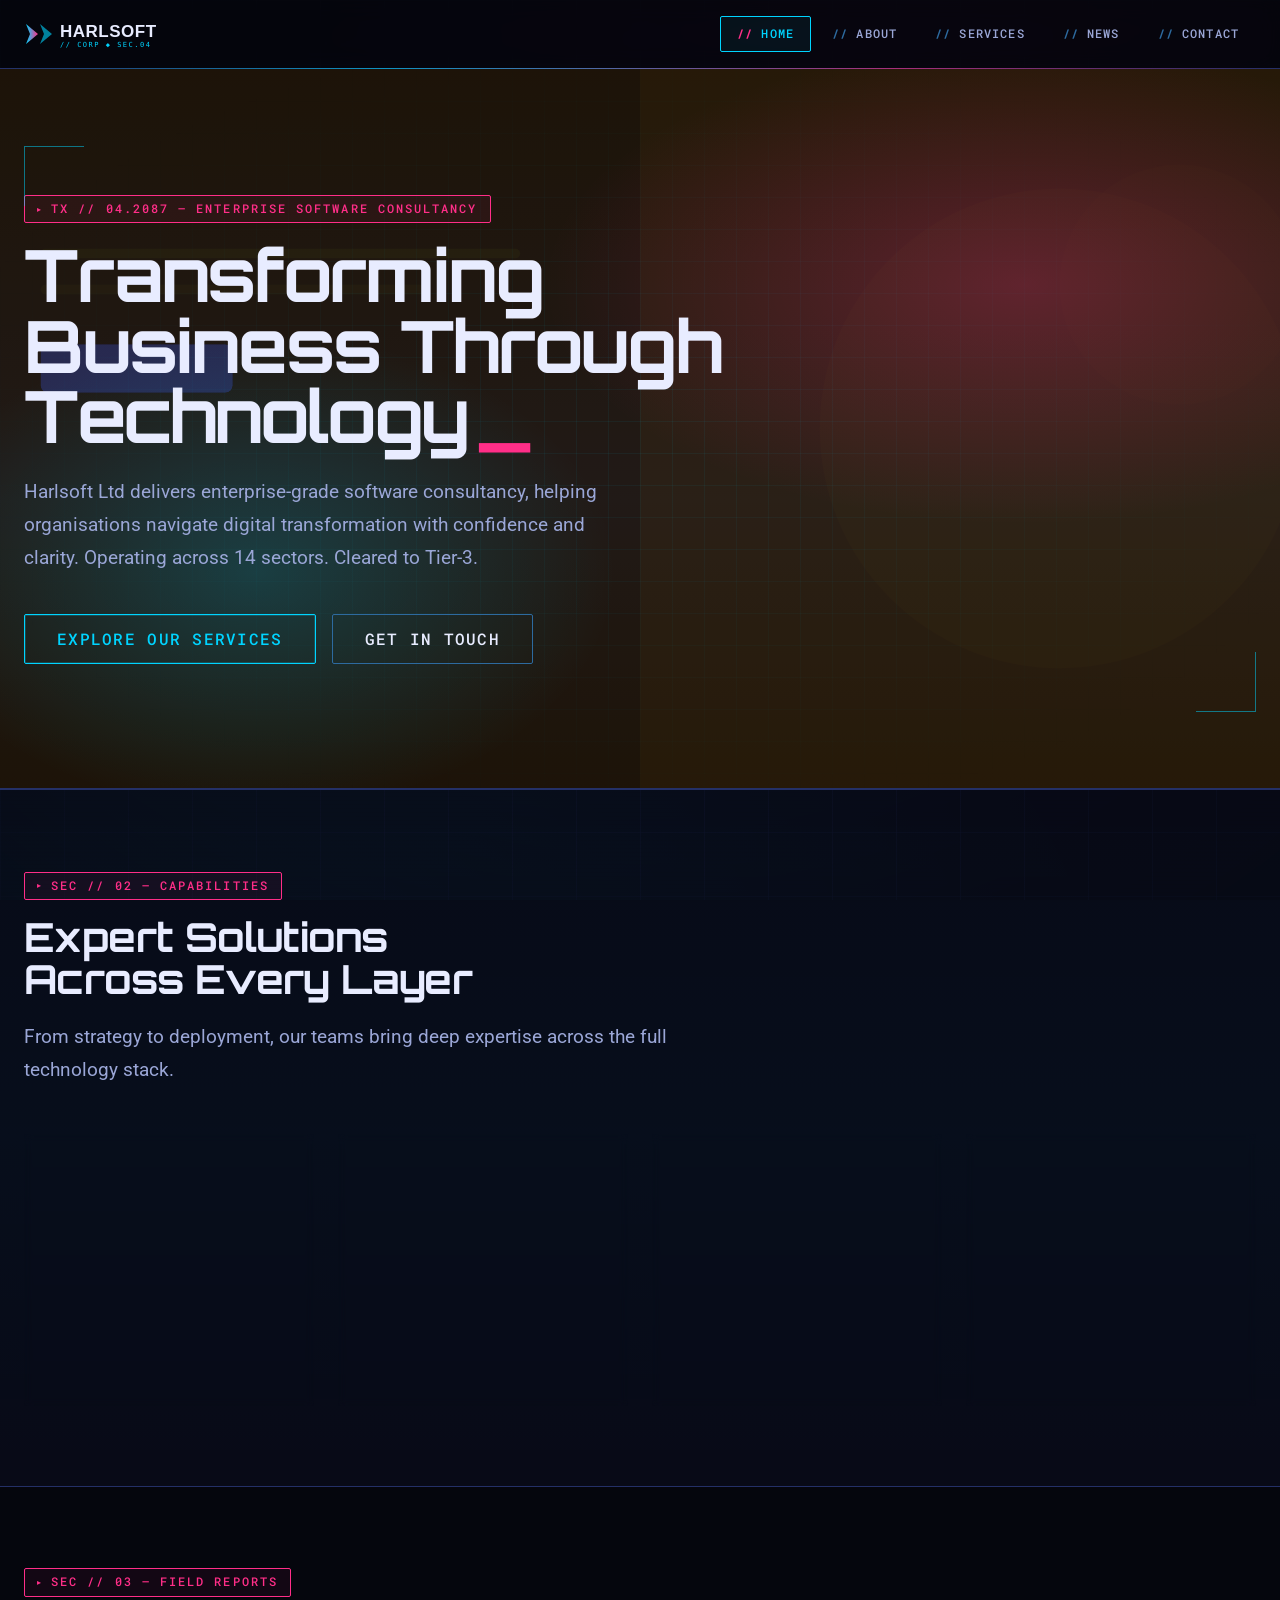
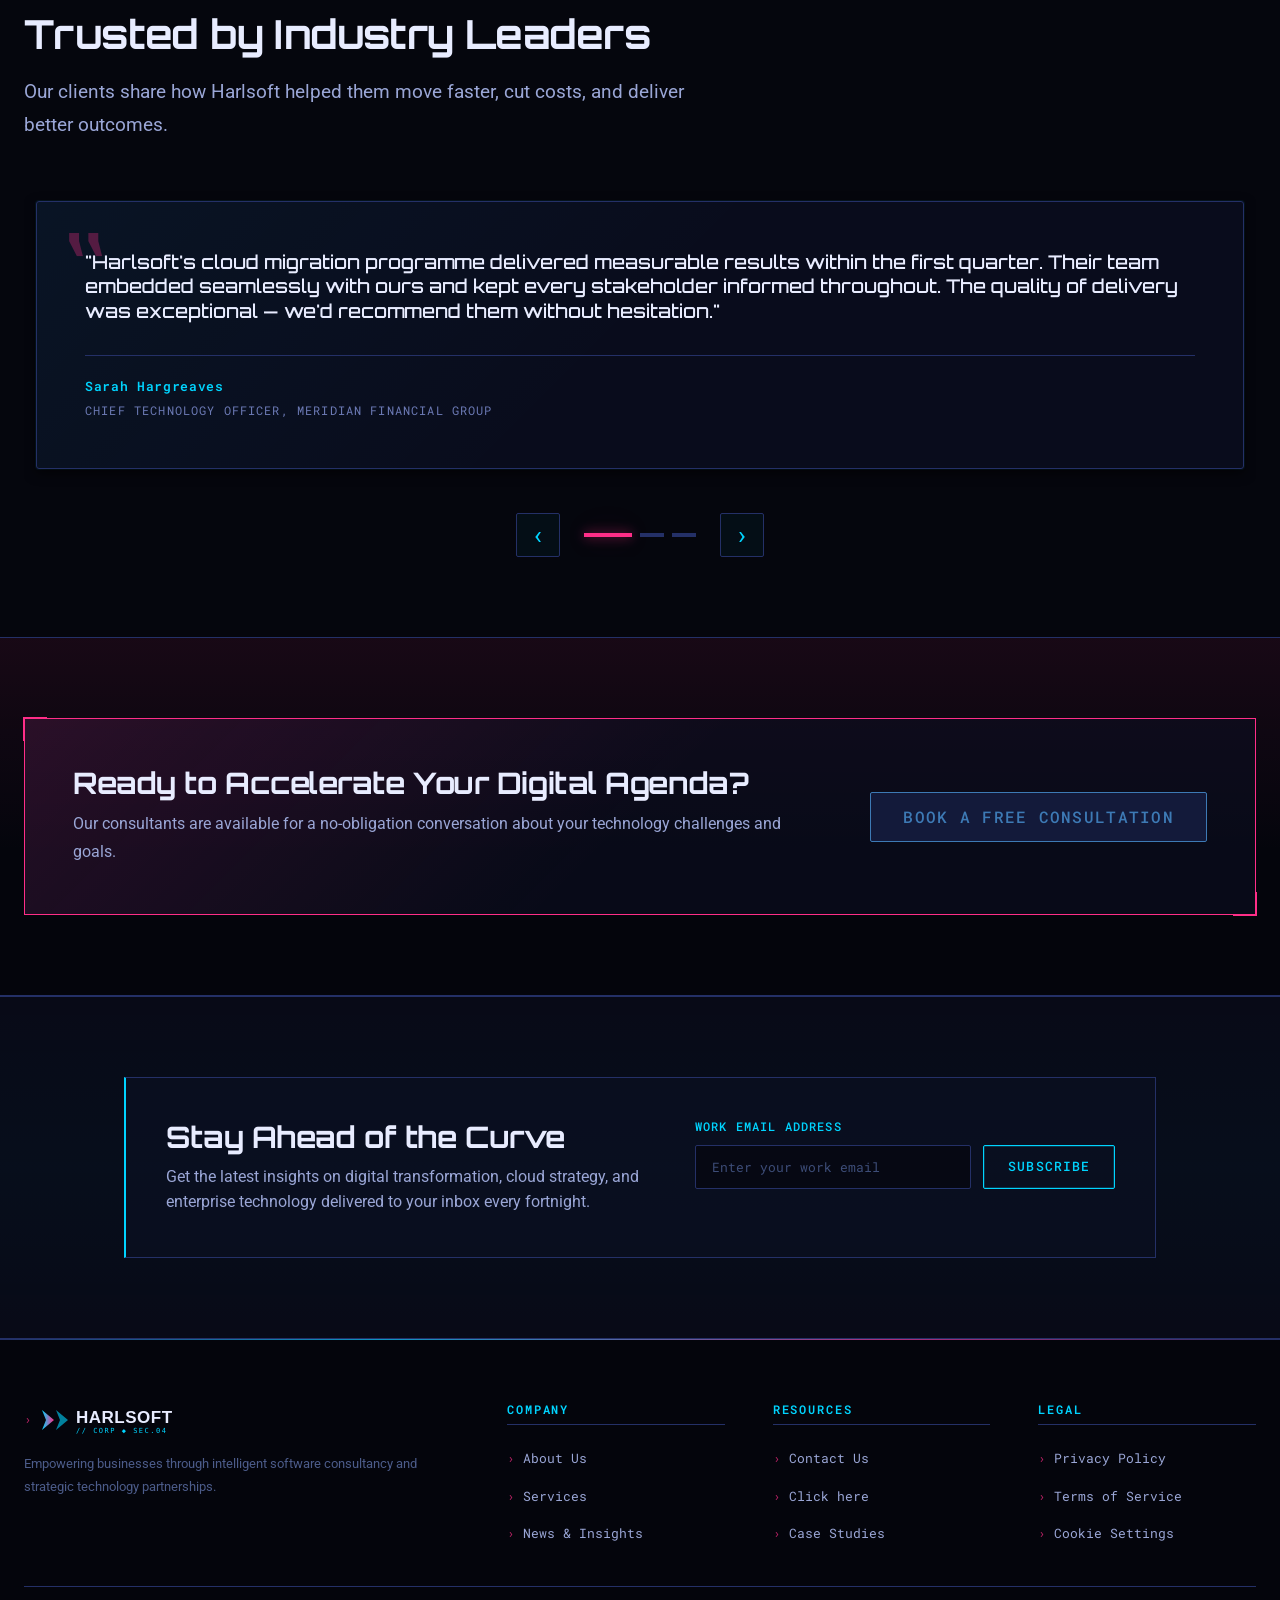
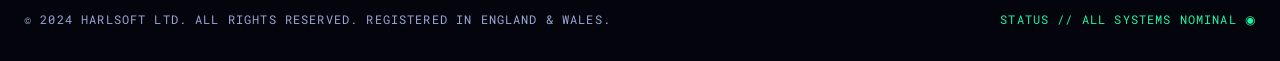
<file: index.html>
<!DOCTYPE html>
<html>
  <head>
    <meta charset="UTF-8" />
    <meta name="viewport" content="width=device-width, initial-scale=1.0" />
    <title>Harlsoft Ltd</title>
    <link rel="stylesheet" href="css/styles.css" />
  </head>
  <body>
    <a href="#main-content" class="skip-link">Skip to main content</a>

    <header class="site-header">
      <div class="container">
        <div class="nav-wrapper">
          <a href="index.html" class="nav-logo">
            <img src="assets/images/logo.svg" alt="Harlsoft Ltd" />
          </a>
          <nav class="nav-primary" id="nav-primary">
            <ul>
              <li><a href="index.html" class="nav-link nav-link--active">Home</a></li>
              <li><a href="about.html" class="nav-link">About</a></li>
              <li><a href="services.html" class="nav-link">Services</a></li>
              <li><a href="news.html" class="nav-link">News</a></li>
              <li><a href="contact.html" class="nav-link">Contact</a></li>
            </ul>
          </nav>
          <div class="nav-hamburger" id="nav-hamburger">
            <span></span>
            <span></span>
            <span></span>
          </div>
        </div>
      </div>
    </header>

    <main id="main-content">

      <section class="hero">
        <div class="hero__media">
          <img src="assets/images/hero.svg" alt="hero banner image showing office workers collaborating" class="hero__img" />
        </div>
        <div class="container hero__overlay">
          <div class="hero__content">
            <span class="section__eyebrow">TX // 04.2087 — Enterprise Software Consultancy</span>
            <h1 class="hero__heading">Transforming Business Through Technology</h1>
            <p class="hero__lead">Harlsoft Ltd delivers enterprise-grade software consultancy, helping organisations navigate digital transformation with confidence and clarity. Operating across 14 sectors. Cleared to Tier-3.</p>
            <div class="hero__actions">
              <a href="services.html" class="btn btn--primary btn--lg">Explore Our Services</a>
              <a href="contact.html" class="btn btn--outline-white btn--lg">Get in Touch</a>
            </div>
          </div>
        </div>
      </section>

      <section class="section section--surface" id="features">
        <div class="container">
          <div class="section__header">
            <span class="section__eyebrow">SEC // 02 — Capabilities</span>
            <h2 class="section__title">Expert Solutions Across Every Layer</h2>
            <p class="section__lead">From strategy to deployment, our teams bring deep expertise across the full technology stack.</p>
          </div>
          <div class="grid grid--4">
            <div class="card feature-card">
              <div class="card__body">
                <div class="feature-card__icon">
                  <svg width="40" height="40" viewBox="0 0 40 40" fill="none" xmlns="http://www.w3.org/2000/svg">
                    <rect width="40" height="40" rx="10" fill="#1a3a5c"/>
                    <path d="M12 20h10M18 15l5 5-5 5" stroke="#ffffff" stroke-width="2" stroke-linecap="round" stroke-linejoin="round"/>
                    <path d="M26 12v16" stroke="#e8a020" stroke-width="2" stroke-linecap="round"/>
                  </svg>
                </div>
                <p class="feature-card__title" data-id="SVC // 01">Digital Transformation</p>
                <p class="feature-card__text">We guide organisations through end-to-end digital transformation programmes, aligning technology investment with strategic business outcomes.</p>
              </div>
            </div>
            <div class="card feature-card">
              <div class="card__body">
                <div class="feature-card__icon">
                  <svg width="40" height="40" viewBox="0 0 40 40" fill="none" xmlns="http://www.w3.org/2000/svg">
                    <rect width="40" height="40" rx="10" fill="#1a3a5c"/>
                    <path d="M13 27a6 6 0 0 1 0-12 6.5 6.5 0 0 1 12.4-1.5A5 5 0 0 1 28 22H13v5z" stroke="#ffffff" stroke-width="1.8" stroke-linejoin="round" fill="none"/>
                    <path d="M20 22v5M17 25l3 3 3-3" stroke="#e8a020" stroke-width="1.8" stroke-linecap="round" stroke-linejoin="round"/>
                  </svg>
                </div>
                <p class="feature-card__title" data-id="SVC // 02">Cloud Engineering</p>
                <p class="feature-card__text">Our certified cloud engineers architect and operate scalable, secure infrastructure on AWS, Azure, and Google Cloud Platform.</p>
              </div>
            </div>
            <div class="card feature-card">
              <div class="card__body">
                <div class="feature-card__icon">
                  <svg width="40" height="40" viewBox="0 0 40 40" fill="none" xmlns="http://www.w3.org/2000/svg">
                    <rect width="40" height="40" rx="10" fill="#1a3a5c"/>
                    <rect x="10" y="24" width="5" height="8" rx="1" fill="#e8a020"/>
                    <rect x="18" y="18" width="5" height="14" rx="1" fill="#ffffff"/>
                    <rect x="26" y="12" width="5" height="20" rx="1" fill="#6fb3e0"/>
                  </svg>
                </div>
                <p class="feature-card__title" data-id="SVC // 03">Data &amp; Analytics</p>
                <p class="feature-card__text">Unlock the value hidden in your data. We build pipelines, dashboards, and machine learning models that drive confident decision-making.</p>
              </div>
            </div>
            <div class="card feature-card">
              <div class="card__body">
                <div class="feature-card__icon">
                  <svg width="40" height="40" viewBox="0 0 40 40" fill="none" xmlns="http://www.w3.org/2000/svg">
                    <rect width="40" height="40" rx="10" fill="#1a3a5c"/>
                    <path d="M16 26l-5-6 5-6M24 14l5 6-5 6" stroke="#ffffff" stroke-width="2" stroke-linecap="round" stroke-linejoin="round"/>
                    <path d="M21 11l-2 18" stroke="#e8a020" stroke-width="2" stroke-linecap="round"/>
                  </svg>
                </div>
                <p class="feature-card__title" data-id="SVC // 04">Product Development</p>
                <p class="feature-card__text">From ideation to launch, our cross-functional teams build robust digital products that users love and businesses rely on.</p>
              </div>
            </div>
          </div>
        </div>
      </section>

      <section class="section" id="testimonials">
        <div class="container">
          <div class="section__header">
            <span class="section__eyebrow">SEC // 03 — Field Reports</span>
            <h2 class="section__title">Trusted by Industry Leaders</h2>
            <p class="section__lead">Our clients share how Harlsoft helped them move faster, cut costs, and deliver better outcomes.</p>
          </div>
          <div class="carousel" id="testimonial-carousel">
            <div class="carousel__track" id="carousel-track">
              <div class="carousel__slide">
                <div class="testimonial">
                  <div class="testimonial__body">
                    <p class="testimonial__quote">"Harlsoft's cloud migration programme delivered measurable results within the first quarter. Their team embedded seamlessly with ours and kept every stakeholder informed throughout. The quality of delivery was exceptional — we'd recommend them without hesitation."</p>
                    <div class="testimonial__author">
                      <strong class="testimonial__name">Sarah Hargreaves</strong>
                      <span class="testimonial__role">Chief Technology Officer, Meridian Financial Group</span>
                    </div>
                  </div>
                </div>
              </div>
              <div class="carousel__slide">
                <div class="testimonial">
                  <div class="testimonial__body">
                    <p class="testimonial__quote">"Working with Harlsoft reshaped how we think about data. Their analytics platform gave our leadership team visibility they simply didn't have before — it transformed weekly reporting into real-time intelligence that we now consider essential."</p>
                    <div class="testimonial__author">
                      <strong class="testimonial__name">James Okafor</strong>
                      <span class="testimonial__role">Head of Operations, Verdant Retail</span>
                    </div>
                  </div>
                </div>
              </div>
              <div class="carousel__slide">
                <div class="testimonial">
                  <div class="testimonial__body">
                    <p class="testimonial__quote">"The product development engagement was exactly what we needed. Harlsoft brought structure to a project that had been stalling for months, and shipped a polished MVP on a timeline that genuinely surprised our board and gave us the momentum to secure Series B funding."</p>
                    <div class="testimonial__author">
                      <strong class="testimonial__name">Priya Nair</strong>
                      <span class="testimonial__role">Director of Innovation, Solstice Health</span>
                    </div>
                  </div>
                </div>
              </div>
            </div>
            <div class="carousel__controls">
              <span class="carousel__btn carousel__btn--prev" id="carousel-prev">&#8249;</span>
              <div class="carousel__indicators">
                <button type="button" class="carousel__dot carousel__dot--active" data-index="0"></button>
                <button type="button" class="carousel__dot" data-index="1"></button>
                <button type="button" class="carousel__dot" data-index="2"></button>
              </div>
              <span class="carousel__btn carousel__btn--next" id="carousel-next">&#8250;</span>
            </div>
          </div>
        </div>
      </section>

      <section class="section section--dark cta-section">
        <div class="container">
          <div class="cta-section__inner">
            <div class="cta-section__copy">
              <h2 class="cta-section__heading">Ready to Accelerate Your Digital Agenda?</h2>
              <p class="cta-section__lead">Our consultants are available for a no-obligation conversation about your technology challenges and goals.</p>
            </div>
            <div class="cta-section__action">
              <button type="button" class="btn btn--cta btn--lg" id="modal-trigger">Book a Free Consultation</button>
            </div>
          </div>
        </div>
      </section>

      <section class="section section--surface newsletter-section">
        <div class="container">
          <div class="newsletter">
            <div class="newsletter__copy">
              <h2 class="newsletter__heading">Stay Ahead of the Curve</h2>
              <p>Get the latest insights on digital transformation, cloud strategy, and enterprise technology delivered to your inbox every fortnight.</p>
            </div>
            <form class="newsletter__form" id="newsletter-form" novalidate>
              <label class="form-label" for="newsletter-email">Work email address</label>
              <div class="newsletter__fields">
                <input type="email" class="form-input newsletter__input" id="newsletter-email" placeholder="Enter your work email" />
                <button type="submit" class="btn btn--primary">Subscribe</button>
              </div>
              <div class="newsletter__status" id="newsletter-status"></div>
            </form>
          </div>
        </div>
      </section>

    </main>

    <div class="modal-overlay" id="modal-overlay">
      <div class="modal" role="dialog" id="modal-dialog" tabindex="-1">
        <div class="modal__header">
          <h2 class="modal__title">Book a Free Consultation</h2>
          <button type="button" class="modal__close" id="modal-close">&#x2715;</button>
        </div>
        <div class="modal__body">
          <p class="modal__intro">Fill in your details and one of our senior consultants will be in touch within one business day.</p>
          <div class="form-field">
            <label class="form-label" for="consult-name">Full Name</label>
            <input type="text" class="form-input" id="consult-name" placeholder="Your full name" />
          </div>
          <div class="form-field">
            <label class="form-label" for="consult-email">Business Email</label>
            <input type="email" class="form-input" id="consult-email" placeholder="you@company.com" />
          </div>
          <div class="form-field">
            <label class="form-label" for="consult-company">Company</label>
            <input type="text" class="form-input" id="consult-company" placeholder="Your organisation" />
          </div>
          <div class="form-field">
            <label class="form-label" for="consult-interest">Area of Interest</label>
            <select class="form-select" id="consult-interest">
              <option value="">Select a service area</option>
              <option value="cloud">Cloud Engineering</option>
              <option value="data">Data &amp; Analytics</option>
              <option value="product">Product Development</option>
              <option value="transformation">Digital Transformation</option>
            </select>
          </div>
          <div class="modal__footer">
            <button type="button" class="btn btn--primary" id="modal-submit">Request Consultation</button>
            <button type="button" class="btn btn--secondary" id="modal-cancel">Cancel</button>
          </div>
        </div>
      </div>
    </div>

    <footer class="site-footer">
      <div class="container">
        <div class="footer-grid">
          <div class="footer-col footer-col--brand">
            <a href="index.html" class="nav-logo footer-logo">
              <img src="assets/images/logo.svg" alt="Harlsoft Ltd" />
            </a>
            <p>Empowering businesses through intelligent software consultancy and strategic technology partnerships.</p>
          </div>
          <div class="footer-col">
            <h4>Company</h4>
            <ul>
              <li><a href="about.html">About Us</a></li>
              <li><a href="services.html">Services</a></li>
              <li><a href="news.html">News &amp; Insights</a></li>
            </ul>
          </div>
          <div class="footer-col">
            <h4>Resources</h4>
            <ul>
              <li><a href="contact.html">Contact Us</a></li>
              <li><a href="#">Click here</a></li>
              <li><a href="#">Case Studies</a></li>
            </ul>
          </div>
          <div class="footer-col">
            <h4>Legal</h4>
            <ul>
              <li><a href="#">Privacy Policy</a></li>
              <li><a href="#">Terms of Service</a></li>
              <li><a href="#">Cookie Settings</a></li>
            </ul>
          </div>
        </div>
        <div class="footer-bottom">
          <p>&copy; 2024 Harlsoft LTD. All rights reserved. Registered in England &amp; Wales.</p>
        </div>
      </div>
    </footer>

    <script src="js/main.js"></script>
  </body>
</html>
</file>
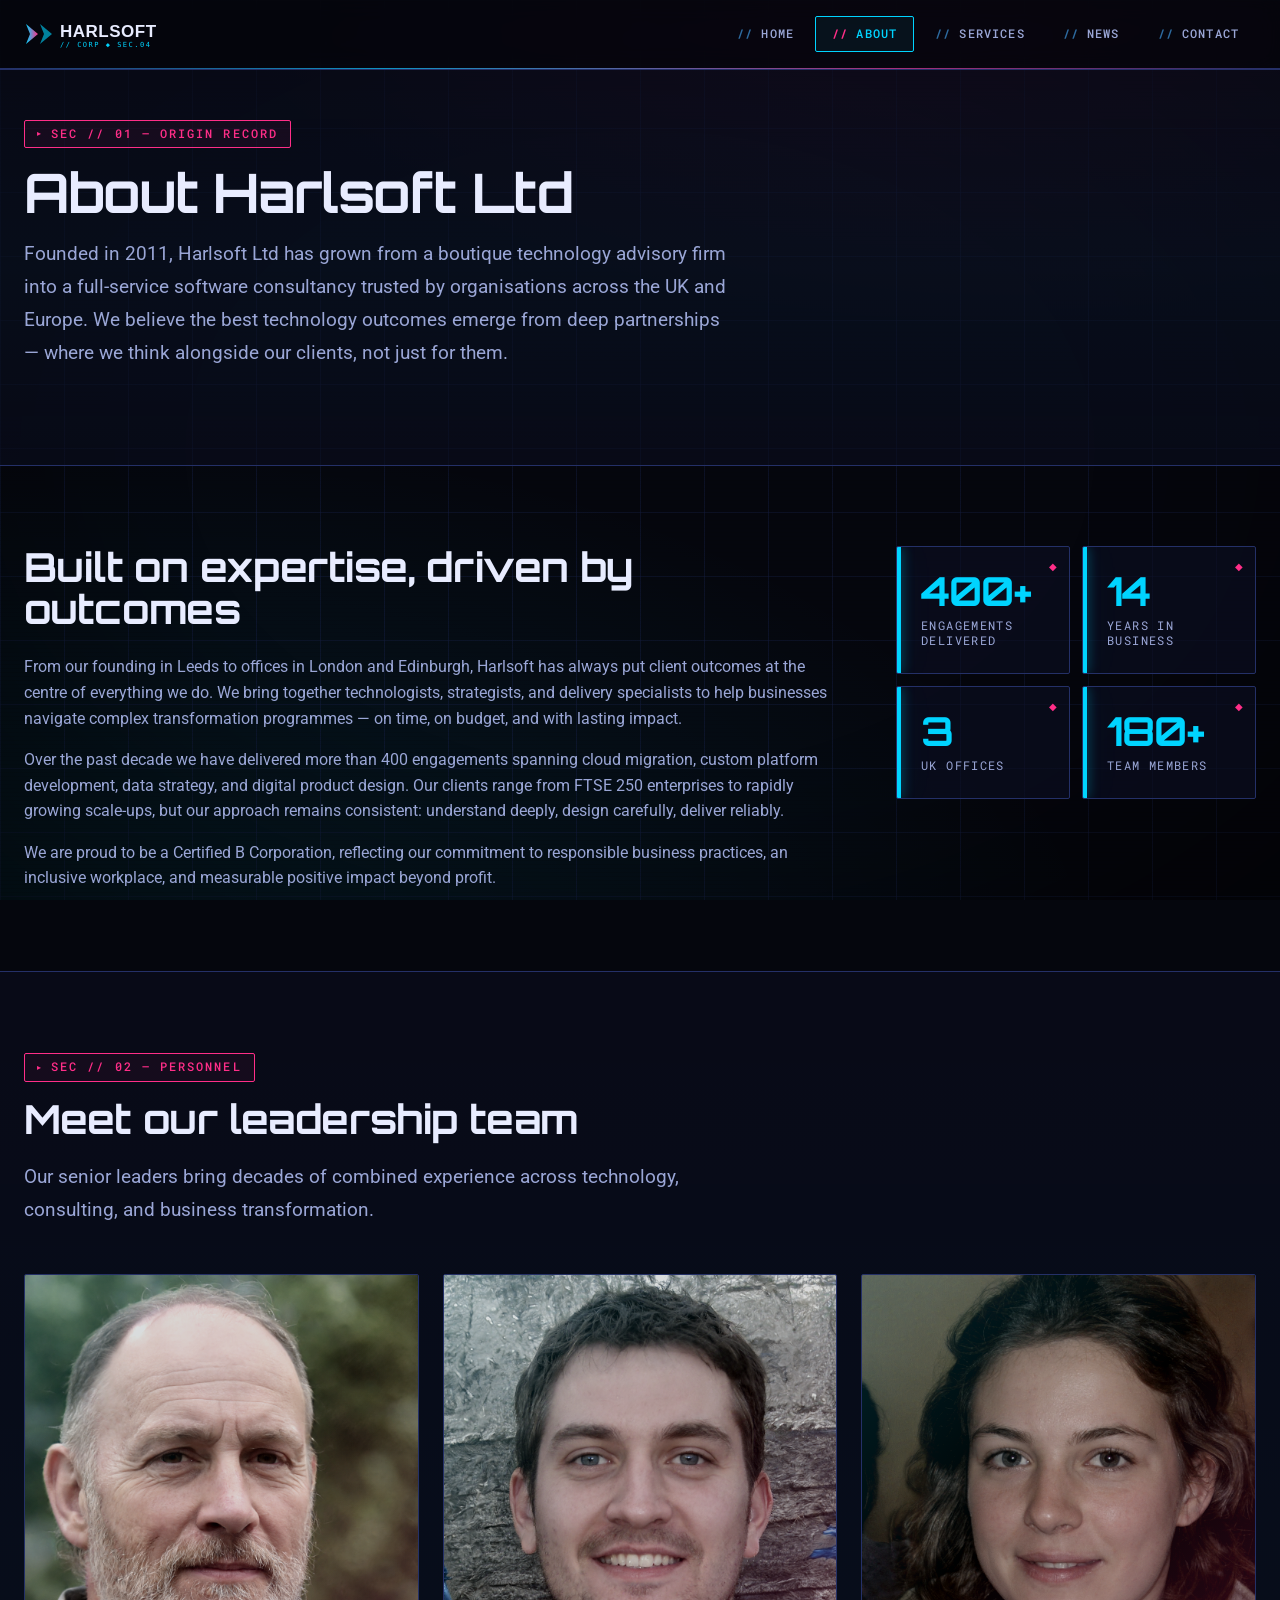
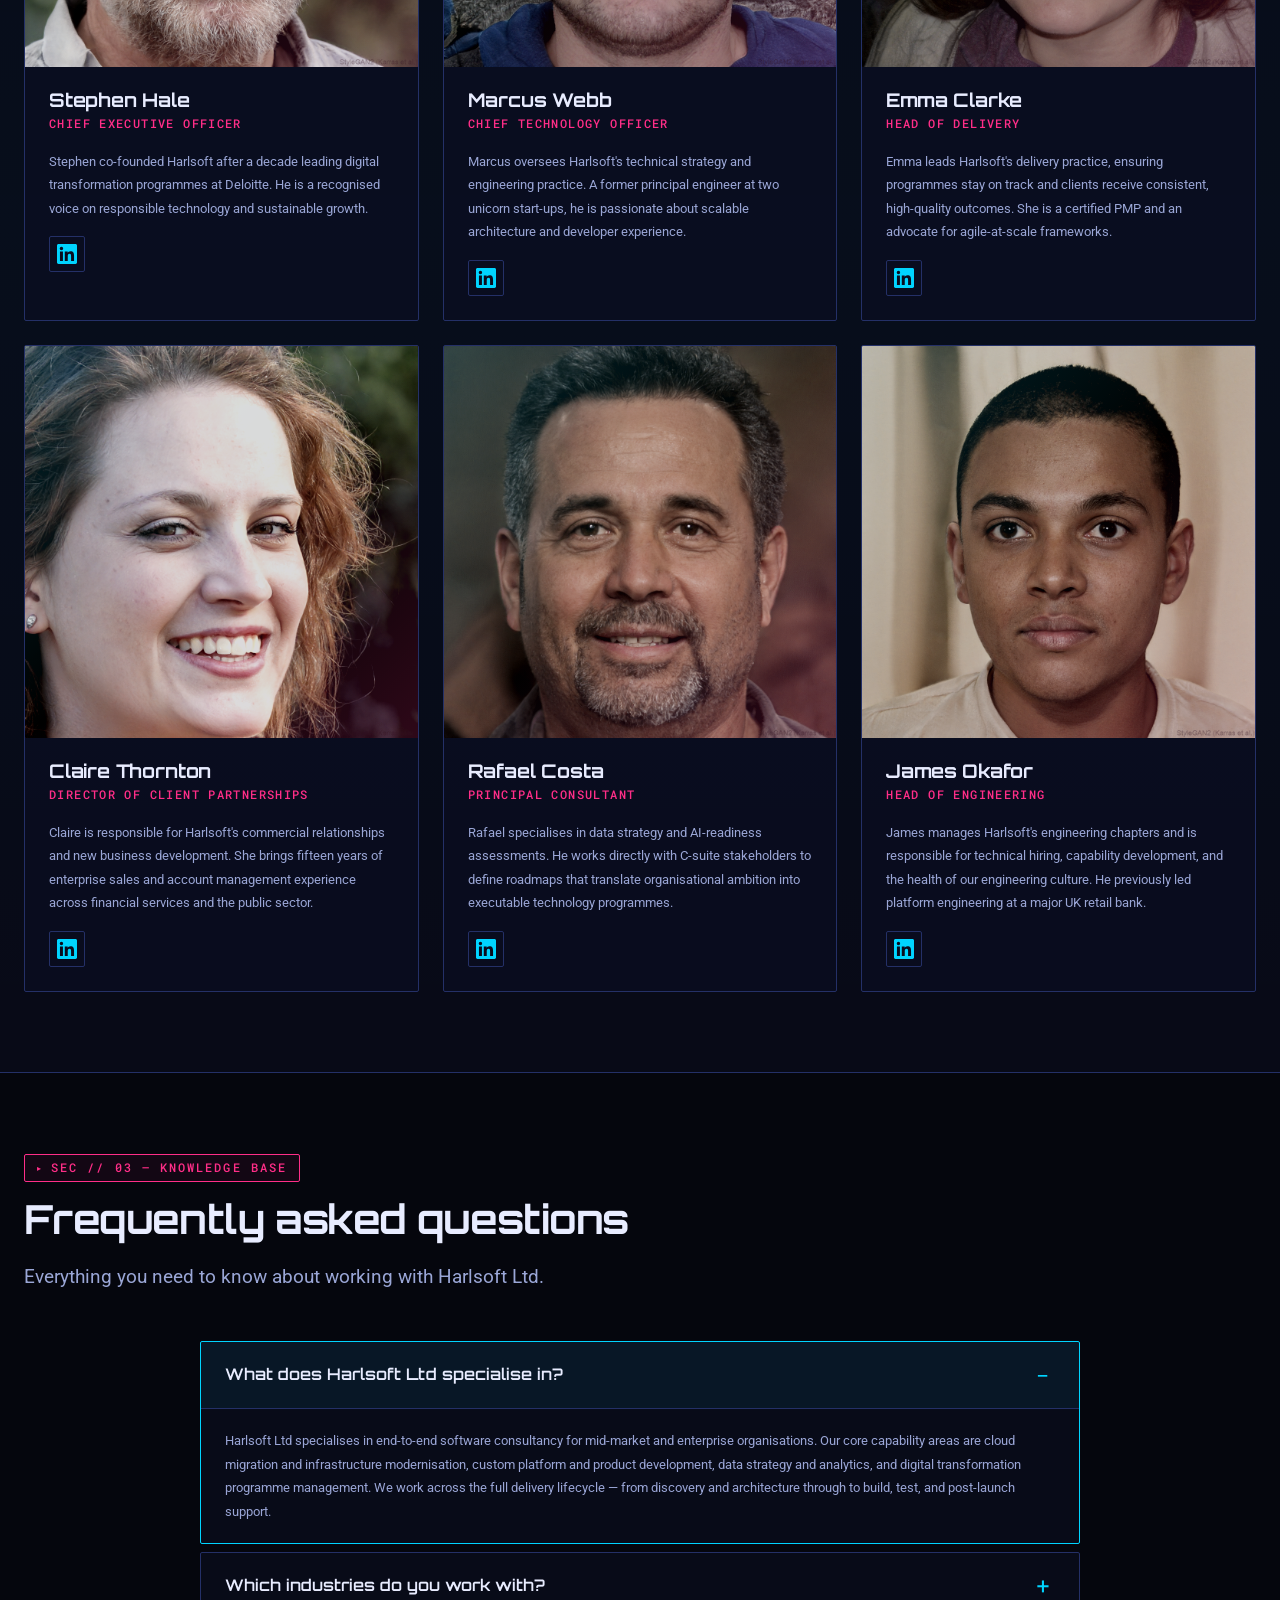
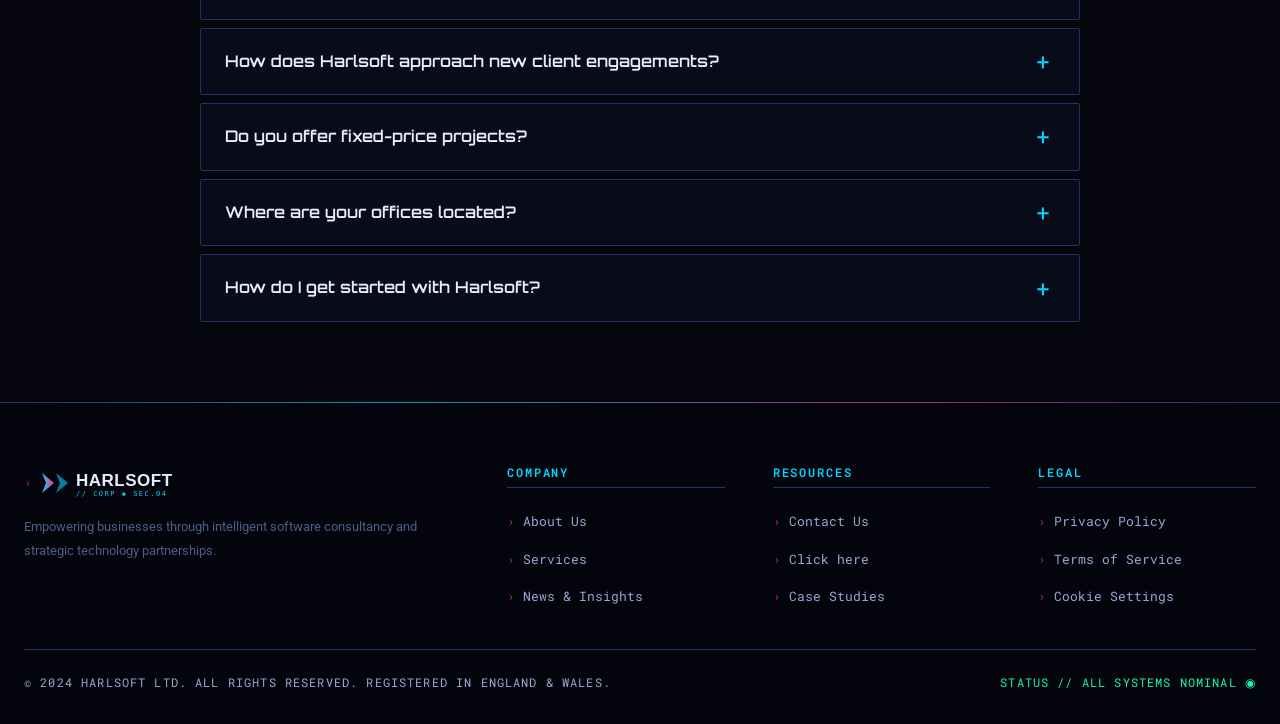
<file: about.html>
<!DOCTYPE html>
<html>
  <head>
    <meta charset="UTF-8" />
    <meta name="viewport" content="width=device-width, initial-scale=1.0" />
    <title>Harlsoft Ltd</title>
    <link rel="stylesheet" href="css/styles.css" />
  </head>
  <body>
    <a href="#main-content" class="skip-link">Skip to main content</a>

    <header class="site-header">
      <div class="container">
        <div class="nav-wrapper">
          <a href="index.html" class="nav-logo">
            <img src="assets/images/logo.svg" alt="Harlsoft Ltd" />
          </a>
          <nav class="nav-primary" id="nav-primary">
            <ul>
              <li><a href="index.html" class="nav-link">Home</a></li>
              <li><a href="about.html" class="nav-link nav-link--active">About</a></li>
              <li><a href="services.html" class="nav-link">Services</a></li>
              <li><a href="news.html" class="nav-link">News</a></li>
              <li><a href="contact.html" class="nav-link">Contact</a></li>
            </ul>
          </nav>
          <div class="nav-hamburger" id="nav-hamburger">
            <span></span>
            <span></span>
            <span></span>
          </div>
        </div>
      </div>
    </header>

    <main id="main-content">

      <section class="section section--sm section--surface">
        <div class="container">
          <div class="section__header">
            <span class="section__eyebrow">SEC // 01 — Origin Record</span>
            <h1 class="section__title">About Harlsoft Ltd</h1>
            <p class="section__lead">Founded in 2011, Harlsoft Ltd has grown from a boutique technology advisory firm into a full-service software consultancy trusted by organisations across the UK and Europe. We believe the best technology outcomes emerge from deep partnerships — where we think alongside our clients, not just for them.</p>
          </div>
        </div>
      </section>

      <section class="section">
        <div class="container">
          <div class="about-story">
            <div class="about-story__copy">
              <h2>Built on expertise, driven by outcomes</h2>
              <p>From our founding in Leeds to offices in London and Edinburgh, Harlsoft has always put client outcomes at the centre of everything we do. We bring together technologists, strategists, and delivery specialists to help businesses navigate complex transformation programmes — on time, on budget, and with lasting impact.</p>
              <p>Over the past decade we have delivered more than 400 engagements spanning cloud migration, custom platform development, data strategy, and digital product design. Our clients range from FTSE 250 enterprises to rapidly growing scale-ups, but our approach remains consistent: understand deeply, design carefully, deliver reliably.</p>
              <p>We are proud to be a Certified B Corporation, reflecting our commitment to responsible business practices, an inclusive workplace, and measurable positive impact beyond profit.</p>
            </div>
            <div class="about-story__stats">
              <div class="stat-block">
                <span class="stat-block__number">400+</span>
                <span class="stat-block__label">Engagements delivered</span>
              </div>
              <div class="stat-block">
                <span class="stat-block__number">14</span>
                <span class="stat-block__label">Years in business</span>
              </div>
              <div class="stat-block">
                <span class="stat-block__number">3</span>
                <span class="stat-block__label">UK offices</span>
              </div>
              <div class="stat-block">
                <span class="stat-block__number">180+</span>
                <span class="stat-block__label">Team members</span>
              </div>
            </div>
          </div>
        </div>
      </section>

      <section class="section section--surface">
        <div class="container">
          <div class="section__header">
            <span class="section__eyebrow">SEC // 02 — Personnel</span>
            <h2 class="section__title">Meet our leadership team</h2>
            <p class="section__lead">Our senior leaders bring decades of combined experience across technology, consulting, and business transformation.</p>
          </div>
          <div class="team-grid">

            <div class="team-member">
              <div class="team-member__photo">
                <img src="assets/images/team-1.jpg" alt="Stephen Hale" class="team-member__img" />
              </div>
              <div class="team-member__info">
                <h3 class="team-member__name">Stephen Hale</h3>
                <p class="team-member__role">Chief Executive Officer</p>
                <p class="team-member__bio">Stephen co-founded Harlsoft after a decade leading digital transformation programmes at Deloitte. He is a recognised voice on responsible technology and sustainable growth.</p>
                <a href="#" class="team-member__linkedin">
                  <svg xmlns="http://www.w3.org/2000/svg" viewBox="0 0 24 24" width="20" height="20" fill="currentColor">
                    <path d="M20.447 20.452h-3.554v-5.569c0-1.328-.027-3.037-1.852-3.037-1.853 0-2.136 1.445-2.136 2.939v5.667H9.351V9h3.414v1.561h.046c.477-.9 1.637-1.85 3.37-1.85 3.601 0 4.267 2.37 4.267 5.455v6.286zM5.337 7.433a2.062 2.062 0 01-2.063-2.065 2.064 2.064 0 112.063 2.065zm1.782 13.019H3.555V9h3.564v11.452zM22.225 0H1.771C.792 0 0 .774 0 1.729v20.542C0 23.227.792 24 1.771 24h20.451C23.2 24 24 23.227 24 22.271V1.729C24 .774 23.2 0 22.222 0h.003z"/>
                  </svg>
                </a>
              </div>
            </div>

            <div class="team-member">
              <div class="team-member__photo">
                <img src="assets/images/team-2.jpg" class="team-member__img" />
              </div>
              <div class="team-member__info">
                <h3 class="team-member__name">Marcus Webb</h3>
                <p class="team-member__role">Chief Technology Officer</p>
                <p class="team-member__bio">Marcus oversees Harlsoft's technical strategy and engineering practice. A former principal engineer at two unicorn start-ups, he is passionate about scalable architecture and developer experience.</p>
                <a href="#" class="team-member__linkedin">
                  <svg xmlns="http://www.w3.org/2000/svg" viewBox="0 0 24 24" width="20" height="20" fill="currentColor">
                    <path d="M20.447 20.452h-3.554v-5.569c0-1.328-.027-3.037-1.852-3.037-1.853 0-2.136 1.445-2.136 2.939v5.667H9.351V9h3.414v1.561h.046c.477-.9 1.637-1.85 3.37-1.85 3.601 0 4.267 2.37 4.267 5.455v6.286zM5.337 7.433a2.062 2.062 0 01-2.063-2.065 2.064 2.064 0 112.063 2.065zm1.782 13.019H3.555V9h3.564v11.452zM22.225 0H1.771C.792 0 0 .774 0 1.729v20.542C0 23.227.792 24 1.771 24h20.451C23.2 24 24 23.227 24 22.271V1.729C24 .774 23.2 0 22.222 0h.003z"/>
                  </svg>
                </a>
              </div>
            </div>

            <div class="team-member">
              <div class="team-member__photo">
                <img src="assets/images/team-3.jpg" alt="Emma Clarke" class="team-member__img" />
              </div>
              <div class="team-member__info">
                <h3 class="team-member__name">Emma Clarke</h3>
                <p class="team-member__role">Head of Delivery</p>
                <p class="team-member__bio">Emma leads Harlsoft's delivery practice, ensuring programmes stay on track and clients receive consistent, high-quality outcomes. She is a certified PMP and an advocate for agile-at-scale frameworks.</p>
                <a href="#" class="team-member__linkedin">
                  <svg xmlns="http://www.w3.org/2000/svg" viewBox="0 0 24 24" width="20" height="20" fill="currentColor">
                    <path d="M20.447 20.452h-3.554v-5.569c0-1.328-.027-3.037-1.852-3.037-1.853 0-2.136 1.445-2.136 2.939v5.667H9.351V9h3.414v1.561h.046c.477-.9 1.637-1.85 3.37-1.85 3.601 0 4.267 2.37 4.267 5.455v6.286zM5.337 7.433a2.062 2.062 0 01-2.063-2.065 2.064 2.064 0 112.063 2.065zm1.782 13.019H3.555V9h3.564v11.452zM22.225 0H1.771C.792 0 0 .774 0 1.729v20.542C0 23.227.792 24 1.771 24h20.451C23.2 24 24 23.227 24 22.271V1.729C24 .774 23.2 0 22.222 0h.003z"/>
                  </svg>
                </a>
              </div>
            </div>

            <div class="team-member">
              <div class="team-member__photo">
                <img src="assets/images/team-4.jpg" class="team-member__img" />
              </div>
              <div class="team-member__info">
                <h3 class="team-member__name">Claire Thornton</h3>
                <p class="team-member__role">Director of Client Partnerships</p>
                <p class="team-member__bio">Claire is responsible for Harlsoft's commercial relationships and new business development. She brings fifteen years of enterprise sales and account management experience across financial services and the public sector.</p>
                <a href="#" class="team-member__linkedin">
                  <svg xmlns="http://www.w3.org/2000/svg" viewBox="0 0 24 24" width="20" height="20" fill="currentColor">
                    <path d="M20.447 20.452h-3.554v-5.569c0-1.328-.027-3.037-1.852-3.037-1.853 0-2.136 1.445-2.136 2.939v5.667H9.351V9h3.414v1.561h.046c.477-.9 1.637-1.85 3.37-1.85 3.601 0 4.267 2.37 4.267 5.455v6.286zM5.337 7.433a2.062 2.062 0 01-2.063-2.065 2.064 2.064 0 112.063 2.065zm1.782 13.019H3.555V9h3.564v11.452zM22.225 0H1.771C.792 0 0 .774 0 1.729v20.542C0 23.227.792 24 1.771 24h20.451C23.2 24 24 23.227 24 22.271V1.729C24 .774 23.2 0 22.222 0h.003z"/>
                  </svg>
                </a>
              </div>
            </div>

            <div class="team-member">
              <div class="team-member__photo">
                <img src="assets/images/team-5.jpg" alt="Rafael Costa" class="team-member__img" />
              </div>
              <div class="team-member__info">
                <h3 class="team-member__name">Rafael Costa</h3>
                <p class="team-member__role">Principal Consultant</p>
                <p class="team-member__bio">Rafael specialises in data strategy and AI-readiness assessments. He works directly with C-suite stakeholders to define roadmaps that translate organisational ambition into executable technology programmes.</p>
                <a href="#" class="team-member__linkedin">
                  <svg xmlns="http://www.w3.org/2000/svg" viewBox="0 0 24 24" width="20" height="20" fill="currentColor">
                    <path d="M20.447 20.452h-3.554v-5.569c0-1.328-.027-3.037-1.852-3.037-1.853 0-2.136 1.445-2.136 2.939v5.667H9.351V9h3.414v1.561h.046c.477-.9 1.637-1.85 3.37-1.85 3.601 0 4.267 2.37 4.267 5.455v6.286zM5.337 7.433a2.062 2.062 0 01-2.063-2.065 2.064 2.064 0 112.063 2.065zm1.782 13.019H3.555V9h3.564v11.452zM22.225 0H1.771C.792 0 0 .774 0 1.729v20.542C0 23.227.792 24 1.771 24h20.451C23.2 24 24 23.227 24 22.271V1.729C24 .774 23.2 0 22.222 0h.003z"/>
                  </svg>
                </a>
              </div>
            </div>

            <div class="team-member">
              <div class="team-member__photo">
                <img src="assets/images/team-6.jpg" class="team-member__img" />
              </div>
              <div class="team-member__info">
                <h3 class="team-member__name">James Okafor</h3>
                <p class="team-member__role">Head of Engineering</p>
                <p class="team-member__bio">James manages Harlsoft's engineering chapters and is responsible for technical hiring, capability development, and the health of our engineering culture. He previously led platform engineering at a major UK retail bank.</p>
                <a href="#" class="team-member__linkedin">
                  <svg xmlns="http://www.w3.org/2000/svg" viewBox="0 0 24 24" width="20" height="20" fill="currentColor">
                    <path d="M20.447 20.452h-3.554v-5.569c0-1.328-.027-3.037-1.852-3.037-1.853 0-2.136 1.445-2.136 2.939v5.667H9.351V9h3.414v1.561h.046c.477-.9 1.637-1.85 3.37-1.85 3.601 0 4.267 2.37 4.267 5.455v6.286zM5.337 7.433a2.062 2.062 0 01-2.063-2.065 2.064 2.064 0 112.063 2.065zm1.782 13.019H3.555V9h3.564v11.452zM22.225 0H1.771C.792 0 0 .774 0 1.729v20.542C0 23.227.792 24 1.771 24h20.451C23.2 24 24 23.227 24 22.271V1.729C24 .774 23.2 0 22.222 0h.003z"/>
                  </svg>
                </a>
              </div>
            </div>

          </div>
        </div>
      </section>

      <section class="section">
        <div class="container">
          <div class="section__header">
            <span class="section__eyebrow">SEC // 03 — Knowledge Base</span>
            <h2 class="section__title">Frequently asked questions</h2>
            <p class="section__lead">Everything you need to know about working with Harlsoft Ltd.</p>
          </div>

          <div class="accordion" id="faq-accordion">

            <div class="accordion__item accordion__item--open">
              <div class="accordion__trigger">
                <span class="accordion__question">What does Harlsoft Ltd specialise in?</span>
                <span class="accordion__icon">&#8722;</span>
              </div>
              <div class="accordion__panel" aria-hidden="true">
                <p>Harlsoft Ltd specialises in end-to-end software consultancy for mid-market and enterprise organisations. Our core capability areas are cloud migration and infrastructure modernisation, custom platform and product development, data strategy and analytics, and digital transformation programme management. We work across the full delivery lifecycle — from discovery and architecture through to build, test, and post-launch support.</p>
              </div>
            </div>

            <div class="accordion__item">
              <div class="accordion__trigger">
                <span class="accordion__question">Which industries do you work with?</span>
                <span class="accordion__icon">&#43;</span>
              </div>
              <div class="accordion__panel" aria-hidden="true">
                <p>We have deep sector experience across financial services, insurance, retail and e-commerce, media and publishing, logistics, and the public sector. While our consultants bring sector-specific knowledge, we find that the technology and delivery challenges our clients face transcend industry boundaries — and we actively share learnings across verticals to bring fresh perspectives to every engagement.</p>
              </div>
            </div>

            <div class="accordion__item">
              <div class="accordion__trigger">
                <span class="accordion__question">How does Harlsoft approach new client engagements?</span>
                <span class="accordion__icon">&#43;</span>
              </div>
              <div class="accordion__panel" aria-hidden="true">
                <p>Every engagement begins with a structured discovery phase, typically two to four weeks, during which we meet key stakeholders, review existing systems and documentation, and develop a clear picture of your objectives, constraints, and risks. From discovery we produce a delivery roadmap and a recommended engagement model — whether that is a dedicated team, a time-and-materials arrangement, or a fixed-scope project. We will never recommend a model that does not genuinely suit your needs.</p>
              </div>
            </div>

            <div class="accordion__item">
              <div class="accordion__trigger">
                <span class="accordion__question">Do you offer fixed-price projects?</span>
                <span class="accordion__icon">&#43;</span>
              </div>
              <div class="accordion__panel" aria-hidden="true">
                <p>Yes, for well-defined scopes we are happy to work on a fixed-price basis. We use our discovery phase to ensure we understand the requirements thoroughly before committing to a price. For more exploratory or iterative programmes, we typically recommend a time-and-materials model with clear sprint cadences and regular budget reviews, which gives you both flexibility and predictability. Our commercial team will work with you to find the arrangement that best fits your procurement requirements.</p>
              </div>
            </div>

            <div class="accordion__item">
              <div class="accordion__trigger">
                <span class="accordion__question">Where are your offices located?</span>
                <span class="accordion__icon">&#43;</span>
              </div>
              <div class="accordion__panel" aria-hidden="true">
                <p>Our headquarters are in Leeds, with additional offices in London (Shoreditch) and Edinburgh. We operate on a hybrid model — our consultants work on-site with clients when collaboration demands it and remotely when deep focus work is required. We are comfortable working with clients anywhere in the UK and have delivered remote-first engagements for clients in Europe and North America.</p>
              </div>
            </div>

            <div class="accordion__item">
              <div class="accordion__trigger">
                <span class="accordion__question">How do I get started with Harlsoft?</span>
                <span class="accordion__icon">&#43;</span>
              </div>
              <div class="accordion__panel" aria-hidden="true">
                <p>The easiest way to start a conversation is through our <a href="contact.html">contact form</a>. Tell us a little about your organisation and the challenge you are trying to solve, and one of our client partners will be in touch within one working day. If you have a more urgent requirement, you are welcome to call our main office number listed on the contact page. We do not use gatekeeping sales processes — you will speak to a senior consultant from your very first conversation.</p>
              </div>
            </div>

          </div>
        </div>
      </section>

    </main>

    <footer class="site-footer">
      <div class="container">
        <div class="footer-grid">
          <div class="footer-col footer-col--brand">
            <a href="index.html" class="nav-logo footer-logo">
              <img src="assets/images/logo.svg" alt="Harlsoft Ltd" />
            </a>
            <p>Empowering businesses through intelligent software consultancy and strategic technology partnerships.</p>
          </div>
          <div class="footer-col">
            <h4>Company</h4>
            <ul>
              <li><a href="about.html">About Us</a></li>
              <li><a href="services.html">Services</a></li>
              <li><a href="news.html">News &amp; Insights</a></li>
            </ul>
          </div>
          <div class="footer-col">
            <h4>Resources</h4>
            <ul>
              <li><a href="contact.html">Contact Us</a></li>
              <li><a href="#">Click here</a></li>
              <li><a href="#">Case Studies</a></li>
            </ul>
          </div>
          <div class="footer-col">
            <h4>Legal</h4>
            <ul>
              <li><a href="#">Privacy Policy</a></li>
              <li><a href="#">Terms of Service</a></li>
              <li><a href="#">Cookie Settings</a></li>
            </ul>
          </div>
        </div>
        <div class="footer-bottom">
          <p>&copy; 2024 Harlsoft LTD. All rights reserved. Registered in England &amp; Wales.</p>
        </div>
      </div>
    </footer>

    <script src="js/main.js"></script>
  </body>
</html>
</file>
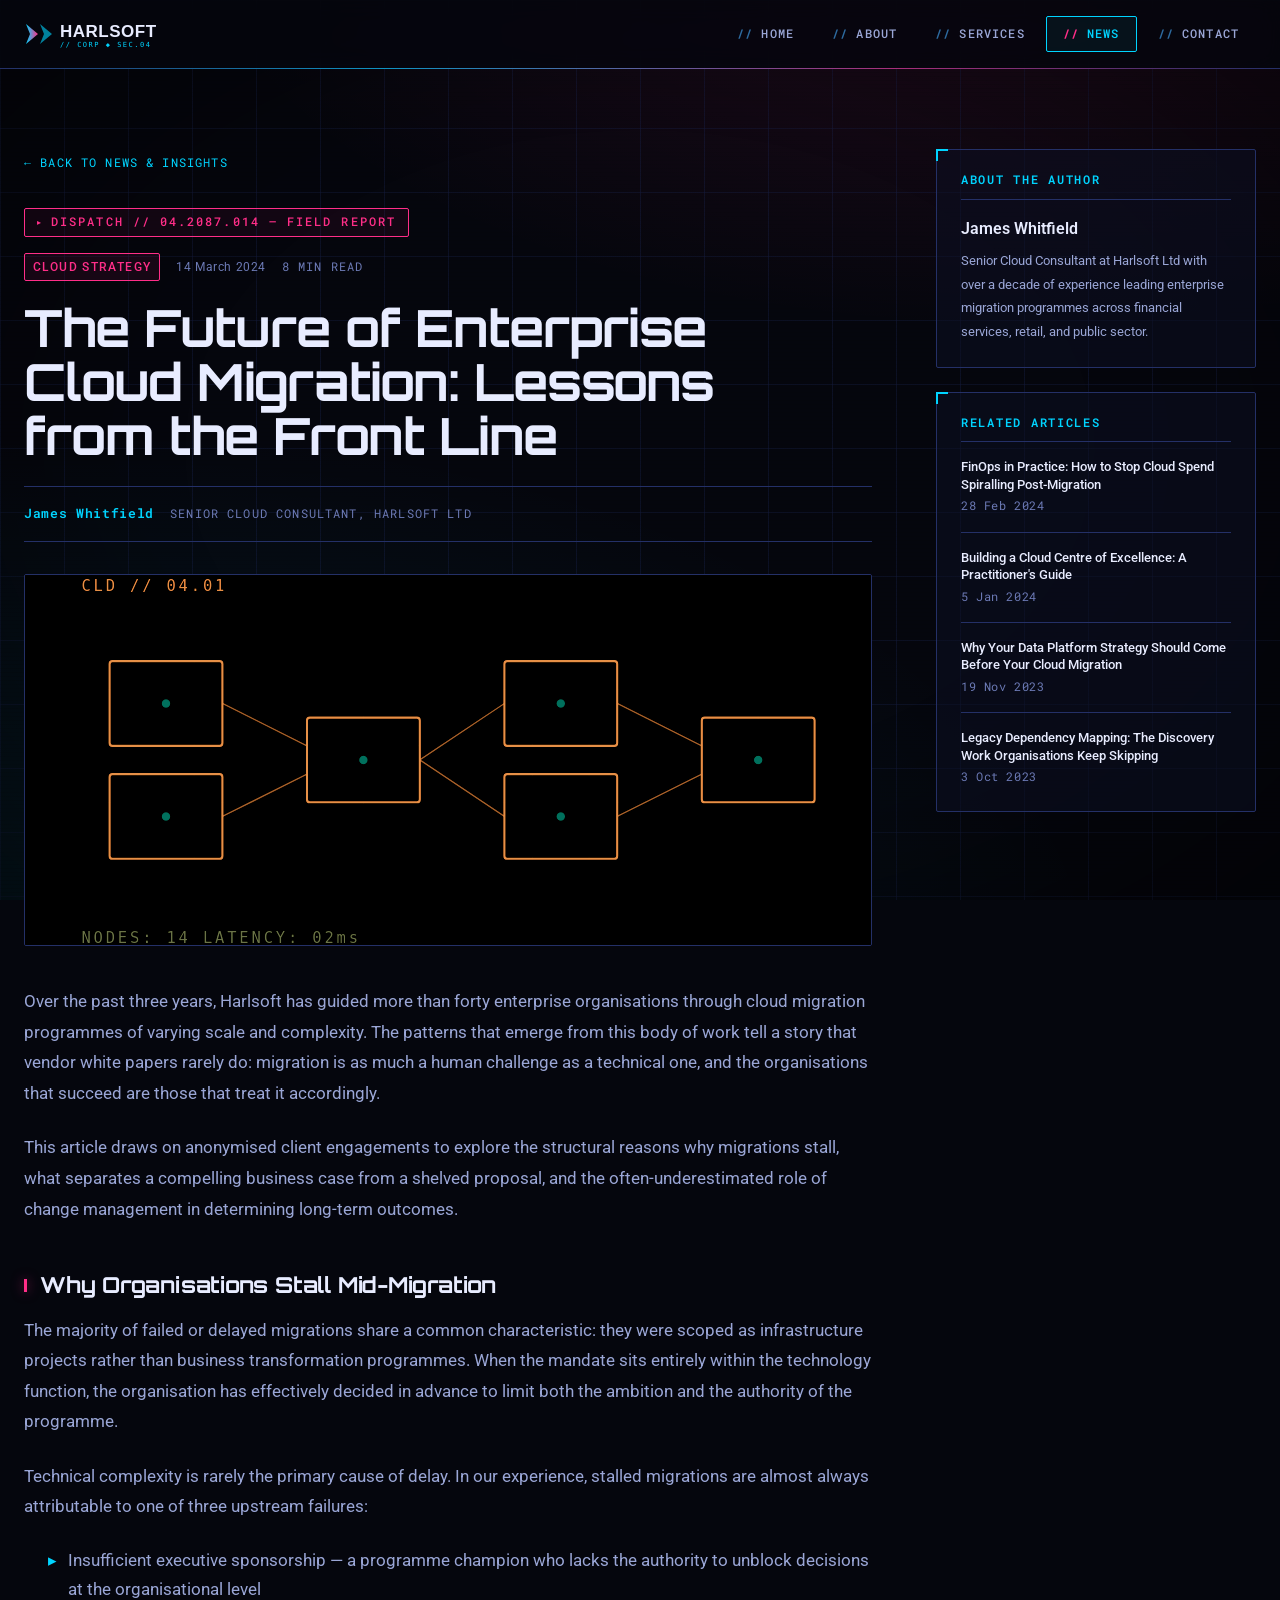
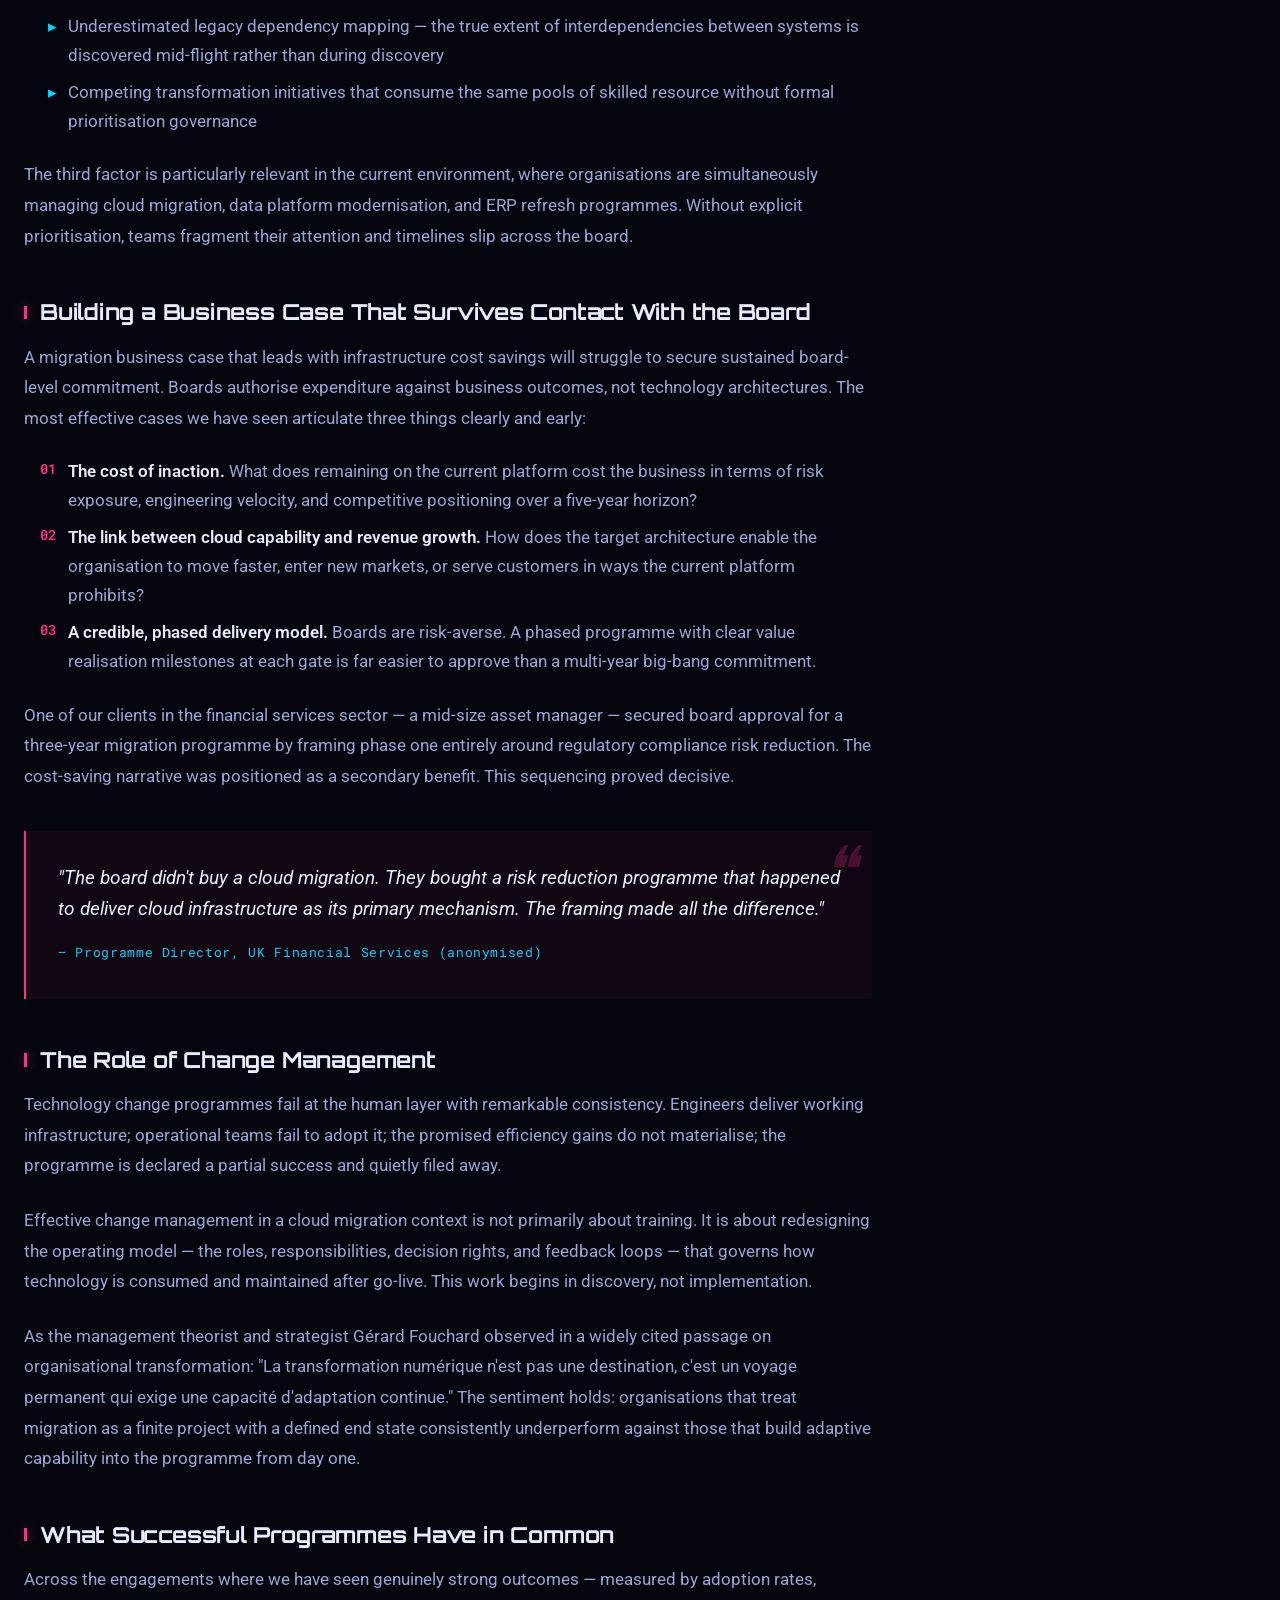
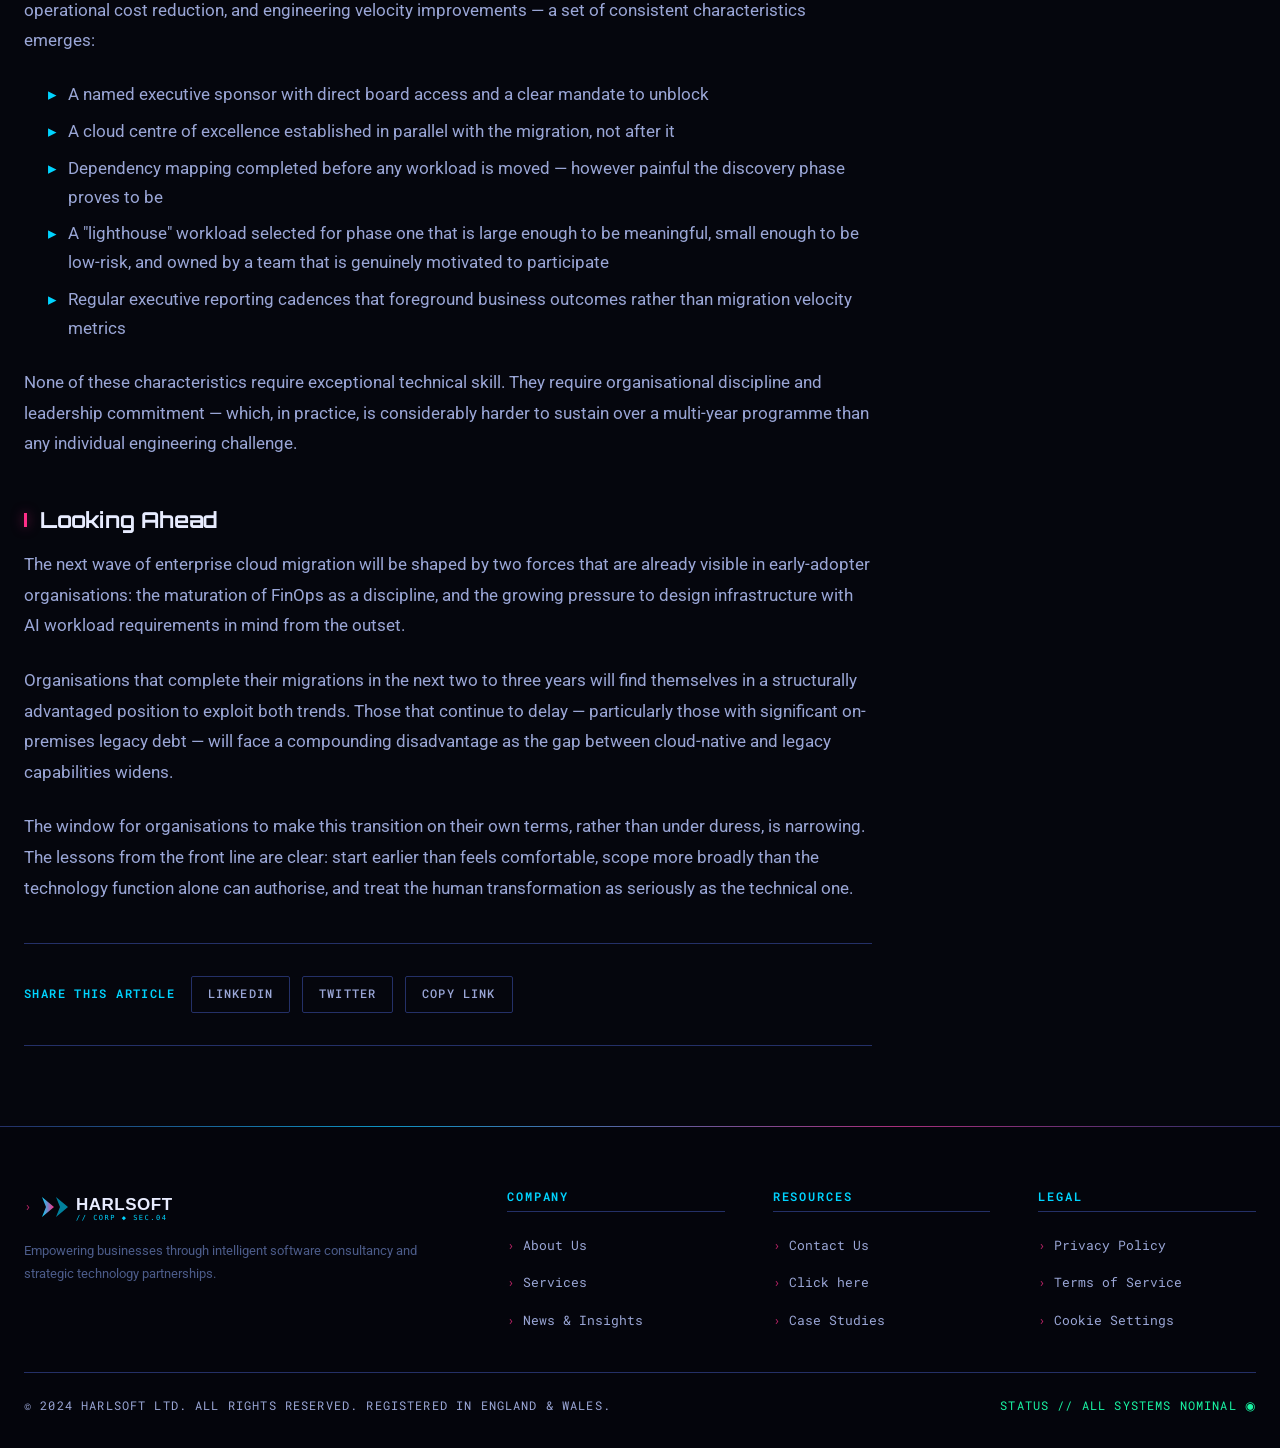
<file: article.html>
<!DOCTYPE html>
<html>
  <head>
    <meta charset="UTF-8" />
    <meta name="viewport" content="width=device-width, initial-scale=1.0" />
    <title>Harlsoft Ltd</title>
    <link rel="stylesheet" href="css/styles.css" />
  </head>
  <body>
    <a href="#main-content" class="skip-link">Skip to main content</a>

    <header class="site-header">
      <div class="container">
        <div class="nav-wrapper">
          <a href="index.html" class="nav-logo">
            <img src="assets/images/logo.svg" alt="Harlsoft Ltd" />
          </a>
          <nav class="nav-primary" id="nav-primary">
            <ul>
              <li><a href="index.html" class="nav-link">Home</a></li>
              <li><a href="about.html" class="nav-link">About</a></li>
              <li><a href="services.html" class="nav-link">Services</a></li>
              <li><a href="news.html" class="nav-link nav-link--active">News</a></li>
              <li><a href="contact.html" class="nav-link">Contact</a></li>
            </ul>
          </nav>
          <div class="nav-hamburger" id="nav-hamburger">
            <span></span>
            <span></span>
            <span></span>
          </div>
        </div>
      </div>
    </header>

    <main id="main-content">

      <article class="section">
        <div class="container">
          <div class="article-layout">

            <div class="article-main">

              <nav class="article-breadcrumb">
                <a href="news.html">&larr; Back to News &amp; Insights</a>
              </nav>

              <header class="article-header">
                <span class="section__eyebrow">DISPATCH // 04.2087.014 — Field Report</span>
                <div class="article-header__meta">
                  <span class="news-card__category">Cloud Strategy</span>
                  <span class="news-card__date">14 March 2024</span>
                  <span class="article-header__read-time">8 min read</span>
                </div>
                <h1 class="article-header__title">The Future of Enterprise Cloud Migration: Lessons from the Front Line</h1>
                <div class="article-header__byline">
                  <span class="article-header__author">James Whitfield</span>
                  <span class="article-header__role">Senior Cloud Consultant, Harlsoft Ltd</span>
                </div>
              </header>

              <div class="article-featured-img">
                <img src="assets/images/thumb-1.svg" alt="Abstract illustration representing cloud infrastructure and data flow" class="article-featured-img__img" />
              </div>

              <div class="article-body">

                <p>Over the past three years, Harlsoft has guided more than forty enterprise organisations through cloud migration programmes of varying scale and complexity. The patterns that emerge from this body of work tell a story that vendor white papers rarely do: migration is as much a human challenge as a technical one, and the organisations that succeed are those that treat it accordingly.</p>

                <p>This article draws on anonymised client engagements to explore the structural reasons why migrations stall, what separates a compelling business case from a shelved proposal, and the often-underestimated role of change management in determining long-term outcomes.</p>

                <h4>Why Organisations Stall Mid-Migration</h4>

                <p>The majority of failed or delayed migrations share a common characteristic: they were scoped as infrastructure projects rather than business transformation programmes. When the mandate sits entirely within the technology function, the organisation has effectively decided in advance to limit both the ambition and the authority of the programme.</p>

                <p>Technical complexity is rarely the primary cause of delay. In our experience, stalled migrations are almost always attributable to one of three upstream failures:</p>

                <ul>
                  <li>Insufficient executive sponsorship — a programme champion who lacks the authority to unblock decisions at the organisational level</li>
                  <li>Underestimated legacy dependency mapping — the true extent of interdependencies between systems is discovered mid-flight rather than during discovery</li>
                  <li>Competing transformation initiatives that consume the same pools of skilled resource without formal prioritisation governance</li>
                </ul>

                <p>The third factor is particularly relevant in the current environment, where organisations are simultaneously managing cloud migration, data platform modernisation, and ERP refresh programmes. Without explicit prioritisation, teams fragment their attention and timelines slip across the board.</p>

                <h4>Building a Business Case That Survives Contact With the Board</h4>

                <p>A migration business case that leads with infrastructure cost savings will struggle to secure sustained board-level commitment. Boards authorise expenditure against business outcomes, not technology architectures. The most effective cases we have seen articulate three things clearly and early:</p>

                <ol>
                  <li><strong>The cost of inaction.</strong> What does remaining on the current platform cost the business in terms of risk exposure, engineering velocity, and competitive positioning over a five-year horizon?</li>
                  <li><strong>The link between cloud capability and revenue growth.</strong> How does the target architecture enable the organisation to move faster, enter new markets, or serve customers in ways the current platform prohibits?</li>
                  <li><strong>A credible, phased delivery model.</strong> Boards are risk-averse. A phased programme with clear value realisation milestones at each gate is far easier to approve than a multi-year big-bang commitment.</li>
                </ol>

                <p>One of our clients in the financial services sector — a mid-size asset manager — secured board approval for a three-year migration programme by framing phase one entirely around regulatory compliance risk reduction. The cost-saving narrative was positioned as a secondary benefit. This sequencing proved decisive.</p>

                <blockquote class="article-blockquote">
                  <p>"The board didn't buy a cloud migration. They bought a risk reduction programme that happened to deliver cloud infrastructure as its primary mechanism. The framing made all the difference."</p>
                  <cite>— Programme Director, UK Financial Services (anonymised)</cite>
                </blockquote>

                <h4>The Role of Change Management</h4>

                <p>Technology change programmes fail at the human layer with remarkable consistency. Engineers deliver working infrastructure; operational teams fail to adopt it; the promised efficiency gains do not materialise; the programme is declared a partial success and quietly filed away.</p>

                <p>Effective change management in a cloud migration context is not primarily about training. It is about redesigning the operating model — the roles, responsibilities, decision rights, and feedback loops — that governs how technology is consumed and maintained after go-live. This work begins in discovery, not implementation.</p>

                <p>As the management theorist and strategist Gérard Fouchard observed in a widely cited passage on organisational transformation: <span>"La transformation numérique n'est pas une destination, c'est un voyage permanent qui exige une capacité d'adaptation continue."</span> The sentiment holds: organisations that treat migration as a finite project with a defined end state consistently underperform against those that build adaptive capability into the programme from day one.</p>

                <h4>What Successful Programmes Have in Common</h4>

                <p>Across the engagements where we have seen genuinely strong outcomes — measured by adoption rates, operational cost reduction, and engineering velocity improvements — a set of consistent characteristics emerges:</p>

                <ul>
                  <li>A named executive sponsor with direct board access and a clear mandate to unblock</li>
                  <li>A cloud centre of excellence established in parallel with the migration, not after it</li>
                  <li>Dependency mapping completed before any workload is moved — however painful the discovery phase proves to be</li>
                  <li>A "lighthouse" workload selected for phase one that is large enough to be meaningful, small enough to be low-risk, and owned by a team that is genuinely motivated to participate</li>
                  <li>Regular executive reporting cadences that foreground business outcomes rather than migration velocity metrics</li>
                </ul>

                <p>None of these characteristics require exceptional technical skill. They require organisational discipline and leadership commitment — which, in practice, is considerably harder to sustain over a multi-year programme than any individual engineering challenge.</p>

                <h4>Looking Ahead</h4>

                <p>The next wave of enterprise cloud migration will be shaped by two forces that are already visible in early-adopter organisations: the maturation of FinOps as a discipline, and the growing pressure to design infrastructure with AI workload requirements in mind from the outset.</p>

                <p>Organisations that complete their migrations in the next two to three years will find themselves in a structurally advantaged position to exploit both trends. Those that continue to delay — particularly those with significant on-premises legacy debt — will face a compounding disadvantage as the gap between cloud-native and legacy capabilities widens.</p>

                <p>The window for organisations to make this transition on their own terms, rather than under duress, is narrowing. The lessons from the front line are clear: start earlier than feels comfortable, scope more broadly than the technology function alone can authorise, and treat the human transformation as seriously as the technical one.</p>

              </div>

              <div class="article-share">
                <span class="article-share__label">Share this article</span>
                <div class="article-share__buttons">
                  <a href="#" class="article-share__btn">LinkedIn</a>
                  <a href="#" class="article-share__btn">Twitter</a>
                  <a href="#" class="article-share__btn">Copy link</a>
                </div>
              </div>

            </div>

            <aside class="article-sidebar">

              <div class="sidebar-widget">
                <h2 class="sidebar-widget__title">About the Author</h2>
                <div class="sidebar-author">
                  <p class="sidebar-author__name">James Whitfield</p>
                  <p class="sidebar-author__bio">Senior Cloud Consultant at Harlsoft Ltd with over a decade of experience leading enterprise migration programmes across financial services, retail, and public sector.</p>
                </div>
              </div>

              <div class="sidebar-widget">
                <h2 class="sidebar-widget__title">Related Articles</h2>
                <ul class="related-articles">
                  <li class="related-article">
                    <a href="article.html" class="related-article__link">
                      <span class="related-article__title">FinOps in Practice: How to Stop Cloud Spend Spiralling Post-Migration</span>
                      <span class="related-article__date">28 Feb 2024</span>
                    </a>
                  </li>
                  <li class="related-article">
                    <a href="article.html" class="related-article__link">
                      <span class="related-article__title">Building a Cloud Centre of Excellence: A Practitioner's Guide</span>
                      <span class="related-article__date">5 Jan 2024</span>
                    </a>
                  </li>
                  <li class="related-article">
                    <a href="article.html" class="related-article__link">
                      <span class="related-article__title">Why Your Data Platform Strategy Should Come Before Your Cloud Migration</span>
                      <span class="related-article__date">19 Nov 2023</span>
                    </a>
                  </li>
                  <li class="related-article">
                    <a href="article.html" class="related-article__link">
                      <span class="related-article__title">Legacy Dependency Mapping: The Discovery Work Organisations Keep Skipping</span>
                      <span class="related-article__date">3 Oct 2023</span>
                    </a>
                  </li>
                </ul>
              </div>

            </aside>

          </div>
        </div>
      </article>

    </main>

    <footer class="site-footer">
      <div class="container">
        <div class="footer-grid">
          <div class="footer-col footer-col--brand">
            <a href="index.html" class="nav-logo footer-logo">
              <img src="assets/images/logo.svg" alt="Harlsoft Ltd" />
            </a>
            <p>Empowering businesses through intelligent software consultancy and strategic technology partnerships.</p>
          </div>
          <div class="footer-col">
            <h4>Company</h4>
            <ul>
              <li><a href="about.html">About Us</a></li>
              <li><a href="services.html">Services</a></li>
              <li><a href="news.html">News &amp; Insights</a></li>
            </ul>
          </div>
          <div class="footer-col">
            <h4>Resources</h4>
            <ul>
              <li><a href="contact.html">Contact Us</a></li>
              <li><a href="#">Click here</a></li>
              <li><a href="#">Case Studies</a></li>
            </ul>
          </div>
          <div class="footer-col">
            <h4>Legal</h4>
            <ul>
              <li><a href="#">Privacy Policy</a></li>
              <li><a href="#">Terms of Service</a></li>
              <li><a href="#">Cookie Settings</a></li>
            </ul>
          </div>
        </div>
        <div class="footer-bottom">
          <p>&copy; 2024 Harlsoft LTD. All rights reserved. Registered in England &amp; Wales.</p>
        </div>
      </div>
    </footer>

    <script src="js/main.js"></script>
  </body>
</html>
</file>
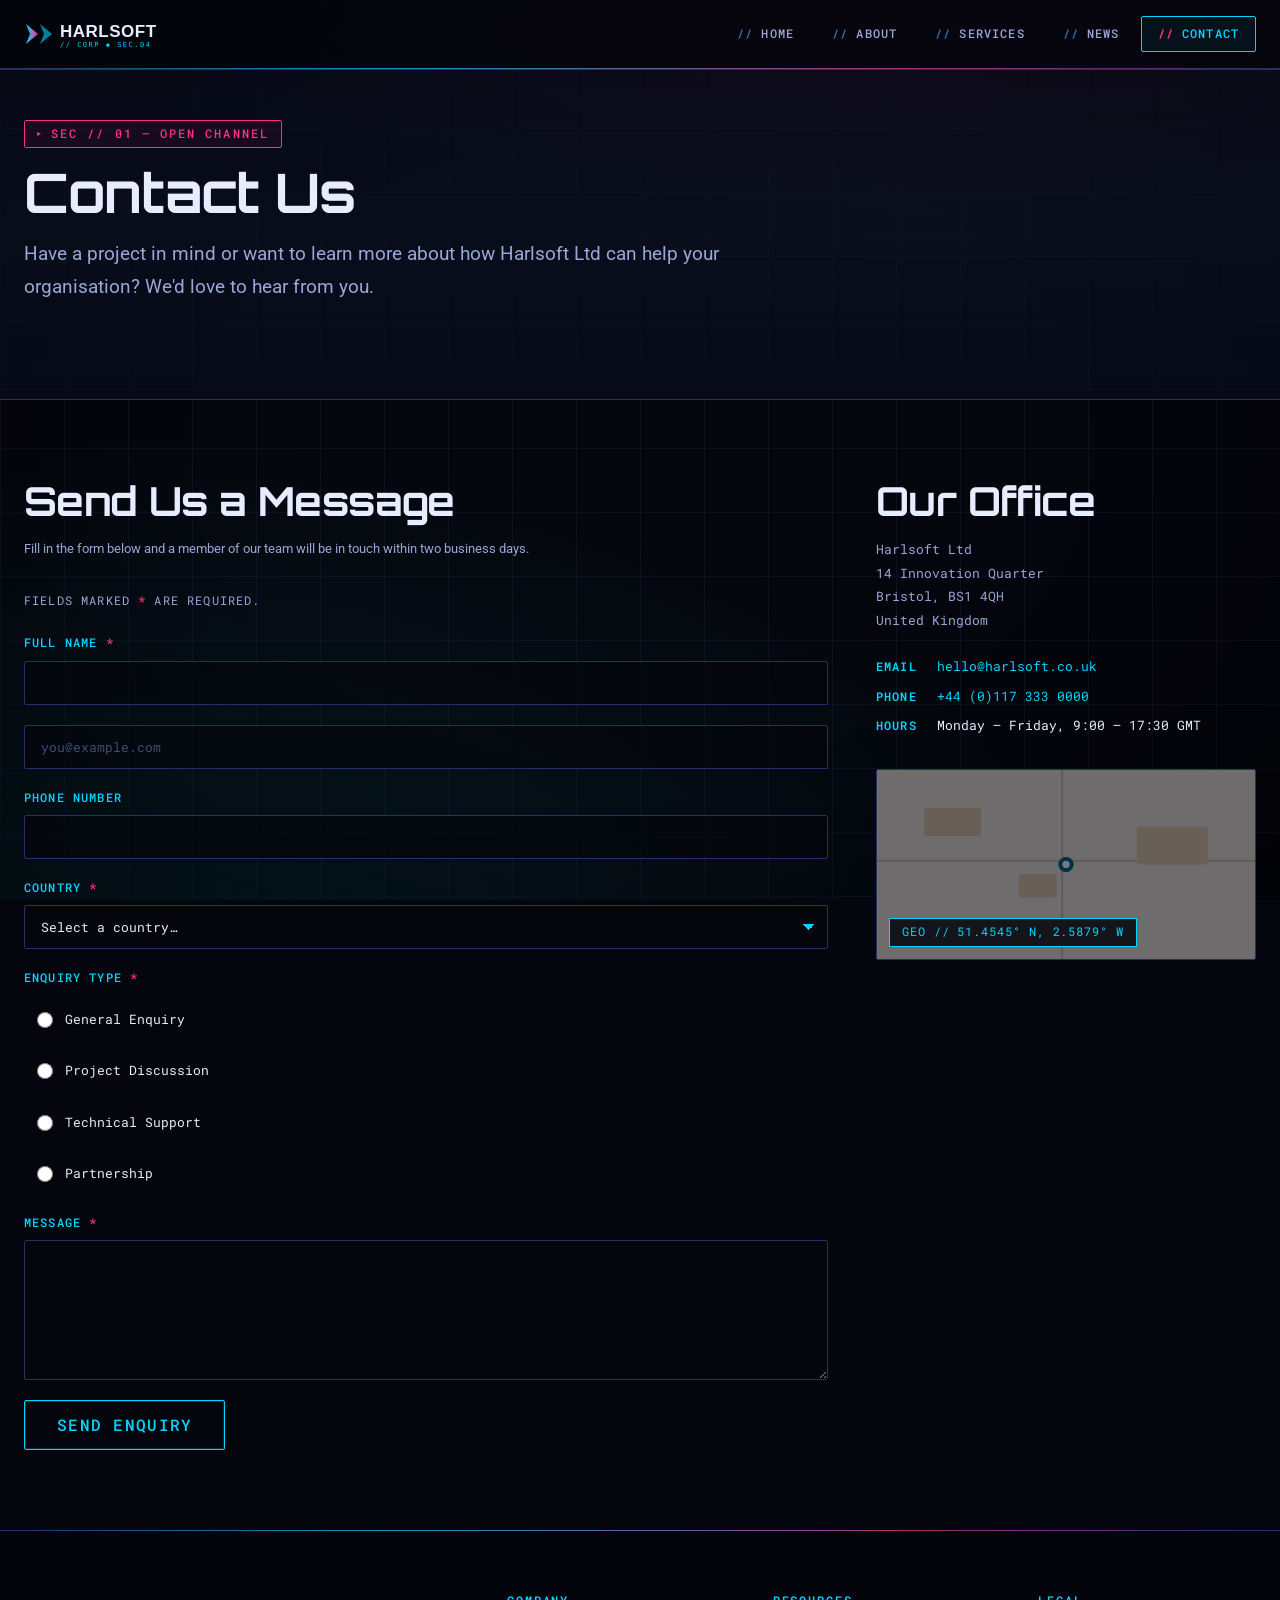
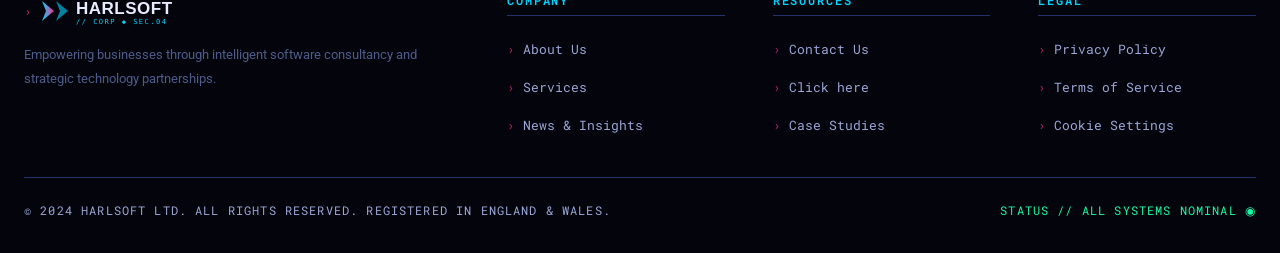
<file: contact.html>
<!DOCTYPE html>
<html>
  <head>
    <meta charset="UTF-8" />
    <meta name="viewport" content="width=device-width, initial-scale=1.0" />
    <title>Harlsoft Ltd</title>
    <link rel="stylesheet" href="css/styles.css" />
  </head>
  <body>
    <a href="#main-content" class="skip-link">Skip to main content</a>

    <header class="site-header">
      <div class="container">
        <div class="nav-wrapper">
          <a href="index.html" class="nav-logo">
            <img src="assets/images/logo.svg" alt="Harlsoft Ltd" />
          </a>
          <nav class="nav-primary" id="nav-primary">
            <ul>
              <li><a href="index.html" class="nav-link">Home</a></li>
              <li><a href="about.html" class="nav-link">About</a></li>
              <li><a href="services.html" class="nav-link">Services</a></li>
              <li><a href="news.html" class="nav-link">News</a></li>
              <li><a href="contact.html" class="nav-link nav-link--active">Contact</a></li>
            </ul>
          </nav>
          <div class="nav-hamburger" id="nav-hamburger">
            <span></span>
            <span></span>
            <span></span>
          </div>
        </div>
      </div>
    </header>

    <main id="main-content">

      <section class="section section--sm section--surface">
        <div class="container">
          <div class="section__header">
            <span class="section__eyebrow">SEC // 01 — Open Channel</span>
            <h1 class="section__title">Contact Us</h1>
            <p class="section__lead">Have a project in mind or want to learn more about how Harlsoft Ltd can help your organisation? We'd love to hear from you.</p>
          </div>
        </div>
      </section>

      <section class="section">
        <div class="container">
          <div class="contact-layout">

            <div class="contact-form-col">
              <h2 class="contact-form-heading">Send Us a Message</h2>
              <p class="contact-form-intro">Fill in the form below and a member of our team will be in touch within two business days.</p>

              <div id="form-errors" class="form-errors"></div>

              <form id="contact-form" class="contact-form" novalidate>
                <p class="required-note">Fields marked <span class="required-marker">*</span> are required.</p>

                <div class="form-field">
                  <span class="form-label">Full Name <span class="required-marker">*</span></span>
                  <input type="text" class="form-input" id="field-name" name="name" autocomplete="name" />
                </div>

                <div class="form-field">
                  <input type="email" class="form-input" id="field-email" name="email" placeholder="you@example.com" autocomplete="email" />
                </div>

                <div class="form-field">
                  <span class="form-label">Phone Number</span>
                  <input type="tel" class="form-input" id="field-phone" name="phone" autocomplete="tel" />
                </div>

                <div class="form-field">
                  <label for="field-country" class="form-label">Country <span class="required-marker">*</span></label>
                  <select id="field-country" name="country" class="form-select">
                    <option value="">Select a country&hellip;</option>
                    <option value="gb">United Kingdom</option>
                    <option value="us">United States</option>
                    <option value="de">Germany</option>
                    <option value="fr">France</option>
                    <option value="au">Australia</option>
                    <option value="ca">Canada</option>
                    <option value="nl">Netherlands</option>
                    <option value="se">Sweden</option>
                    <option value="no">Norway</option>
                    <option value="ie">Ireland</option>
                    <option value="other">Other</option>
                  </select>
                </div>

                <div class="form-field">
                  <fieldset class="radio-fieldset">
                    <legend class="form-label">Enquiry Type <span class="required-marker">*</span></legend>
                    <div class="radio-group">
                      <label class="radio-label"><input type="radio" name="enquiry" value="general" /> General Enquiry</label>
                      <label class="radio-label"><input type="radio" name="enquiry" value="project" /> Project Discussion</label>
                      <label class="radio-label"><input type="radio" name="enquiry" value="support" /> Technical Support</label>
                      <label class="radio-label"><input type="radio" name="enquiry" value="partnership" /> Partnership</label>
                    </div>
                  </fieldset>
                </div>

                <div class="form-field">
                  <span class="form-label">Message <span class="required-marker">*</span></span>
                  <textarea class="form-textarea" id="field-message" name="message" rows="6"></textarea>
                </div>

                <button type="submit" class="btn btn--primary btn--lg contact-submit">Send Enquiry</button>
              </form>
            </div>

            <div class="contact-info-col">
              <div class="contact-details">
                <h2 class="contact-details-heading">Our Office</h2>
                <address class="contact-address">
                  <p>Harlsoft Ltd<br />
                  14 Innovation Quarter<br />
                  Bristol, BS1 4QH<br />
                  United Kingdom</p>
                </address>
                <dl class="contact-list">
                  <dt>Email</dt>
                  <dd><a href="mailto:hello@harlsoft.co.uk">hello@harlsoft.co.uk</a></dd>
                  <dt>Phone</dt>
                  <dd><a href="tel:+441173330000">+44 (0)117 333 0000</a></dd>
                  <dt>Hours</dt>
                  <dd>Monday &ndash; Friday, 9:00 &ndash; 17:30 GMT</dd>
                </dl>
              </div>

              <div class="map-placeholder">
                <img src="assets/images/map-placeholder.svg" alt="Map showing Harlsoft Ltd office location in Bristol city centre" />
              </div>
            </div>

          </div>
        </div>
      </section>

    </main>

    <footer class="site-footer">
      <div class="container">
        <div class="footer-grid">
          <div class="footer-col footer-col--brand">
            <a href="index.html" class="nav-logo footer-logo">
              <img src="assets/images/logo.svg" alt="Harlsoft Ltd" />
            </a>
            <p>Empowering businesses through intelligent software consultancy and strategic technology partnerships.</p>
          </div>
          <div class="footer-col">
            <h4>Company</h4>
            <ul>
              <li><a href="about.html">About Us</a></li>
              <li><a href="services.html">Services</a></li>
              <li><a href="news.html">News &amp; Insights</a></li>
            </ul>
          </div>
          <div class="footer-col">
            <h4>Resources</h4>
            <ul>
              <li><a href="contact.html">Contact Us</a></li>
              <li><a href="#">Click here</a></li>
              <li><a href="#">Case Studies</a></li>
            </ul>
          </div>
          <div class="footer-col">
            <h4>Legal</h4>
            <ul>
              <li><a href="#">Privacy Policy</a></li>
              <li><a href="#">Terms of Service</a></li>
              <li><a href="#">Cookie Settings</a></li>
            </ul>
          </div>
        </div>
        <div class="footer-bottom">
          <p>&copy; 2024 Harlsoft LTD. All rights reserved. Registered in England &amp; Wales.</p>
        </div>
      </div>
    </footer>

    <script src="js/main.js"></script>
  </body>
</html>
</file>
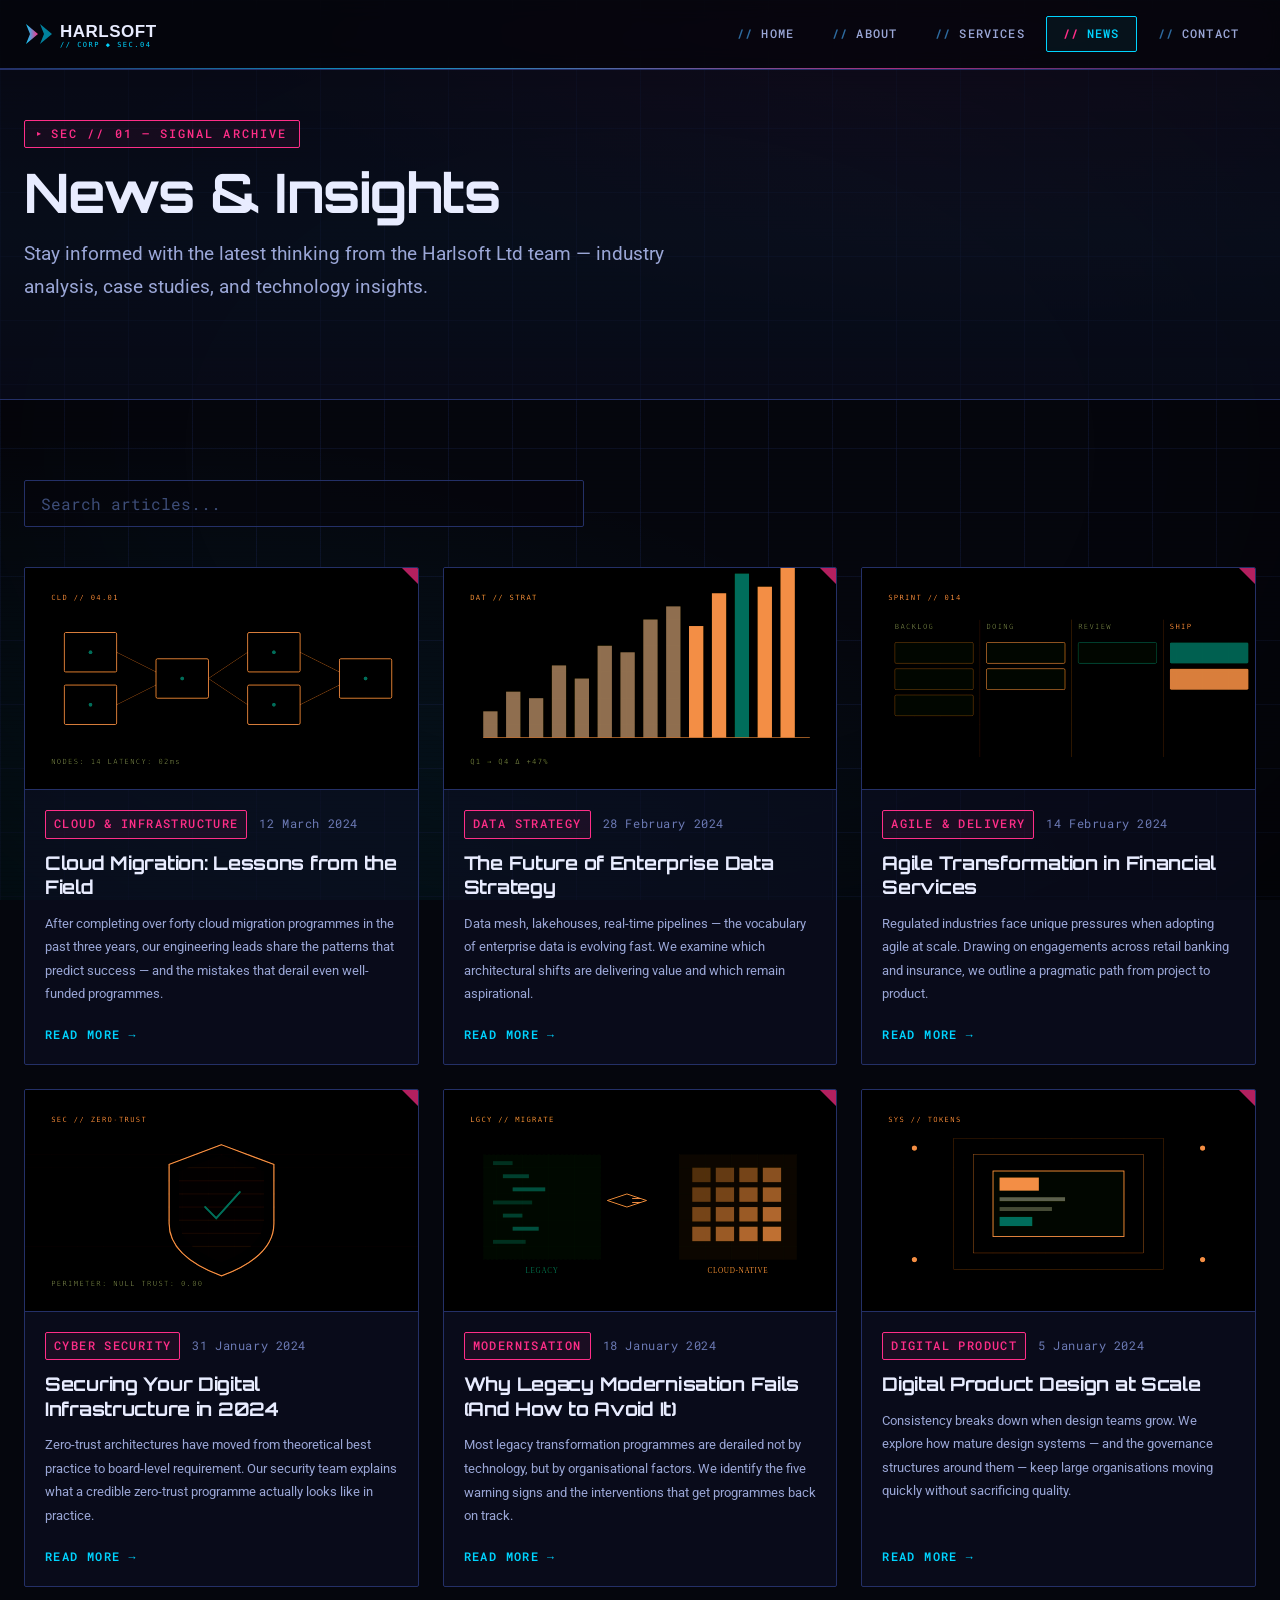
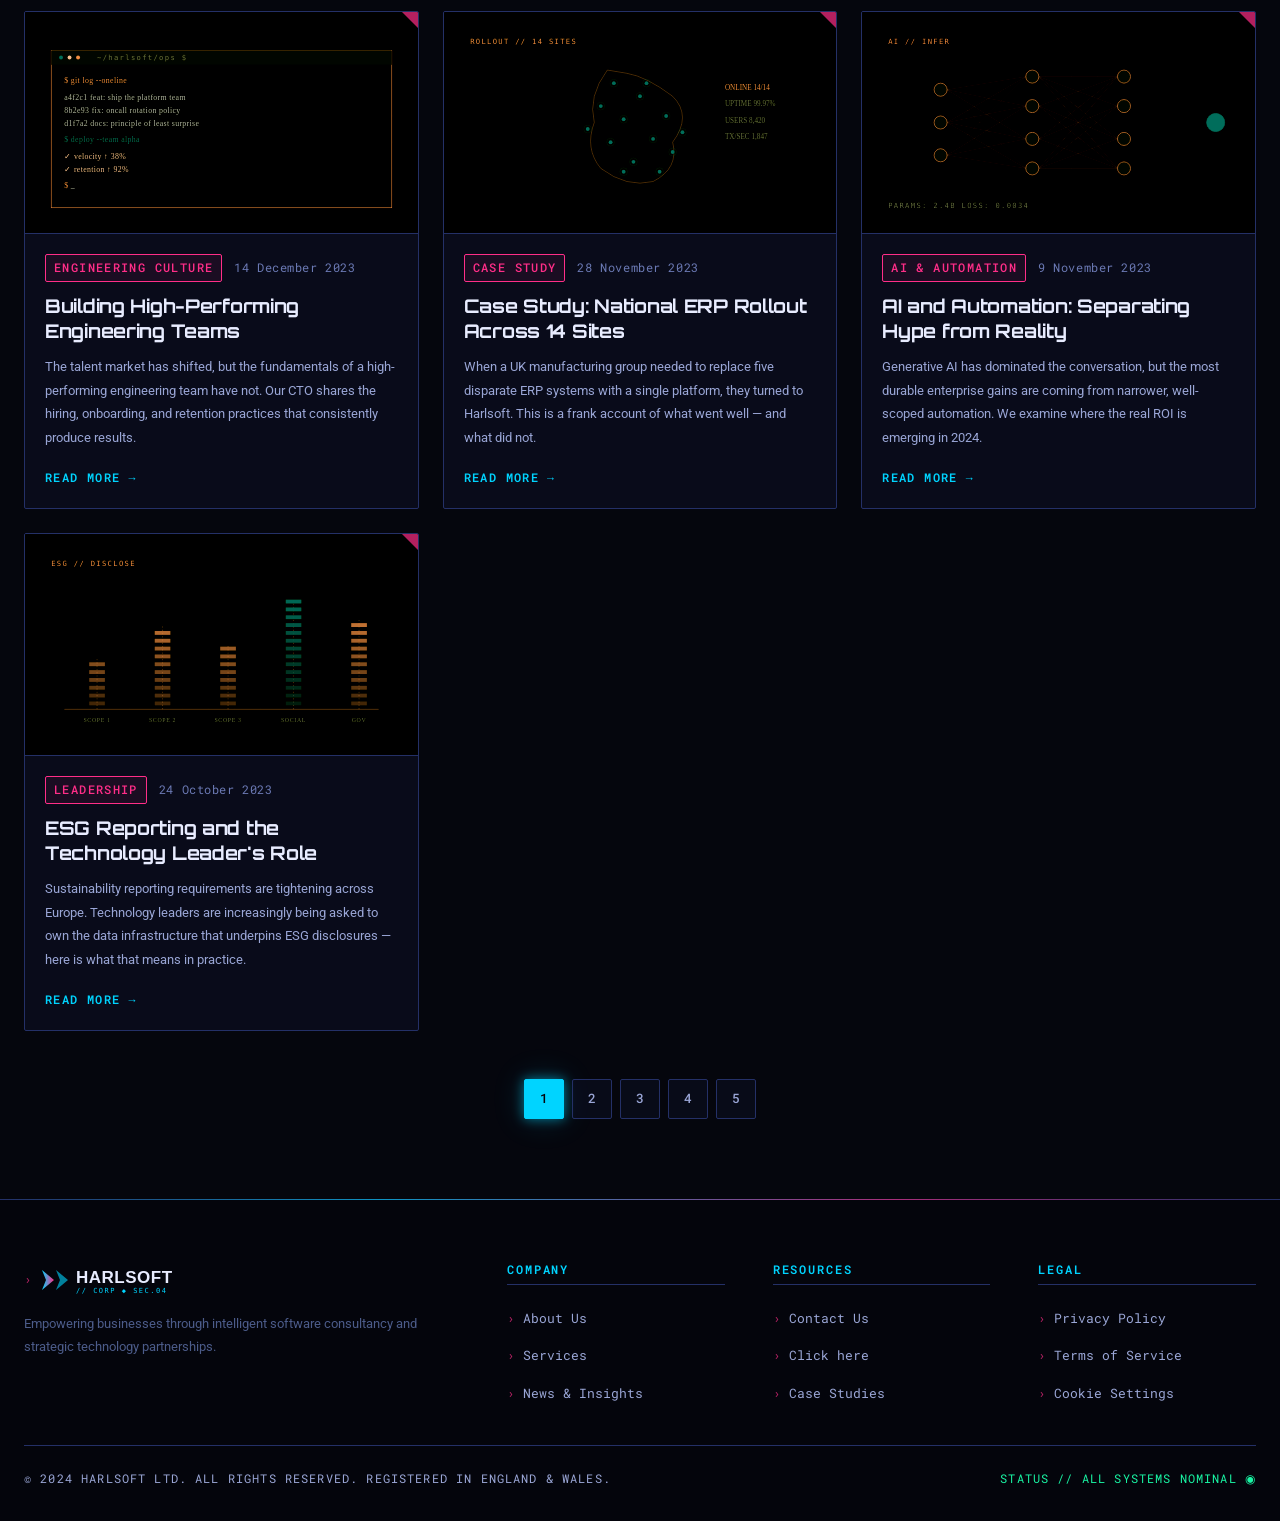
<file: news.html>
<!DOCTYPE html>
<html>
  <head>
    <meta charset="UTF-8" />
    <meta name="viewport" content="width=device-width, initial-scale=1.0" />
    <title>Harlsoft Ltd</title>
    <link rel="stylesheet" href="css/styles.css" />
  </head>
  <body>
    <a href="#main-content" class="skip-link">Skip to main content</a>

    <header class="site-header">
      <div class="container">
        <div class="nav-wrapper">
          <a href="index.html" class="nav-logo">
            <img src="assets/images/logo.svg" alt="Harlsoft Ltd" />
          </a>
          <nav class="nav-primary" id="nav-primary">
            <ul>
              <li><a href="index.html" class="nav-link">Home</a></li>
              <li><a href="about.html" class="nav-link">About</a></li>
              <li><a href="services.html" class="nav-link">Services</a></li>
              <li><a href="news.html" class="nav-link nav-link--active">News</a></li>
              <li><a href="contact.html" class="nav-link">Contact</a></li>
            </ul>
          </nav>
          <div class="nav-hamburger" id="nav-hamburger">
            <span></span>
            <span></span>
            <span></span>
          </div>
        </div>
      </div>
    </header>

    <main id="main-content">

      <section class="section section--sm section--surface">
        <div class="container">
          <div class="section__header">
            <span class="section__eyebrow">SEC // 01 — Signal Archive</span>
            <h1 class="section__title">News &amp; Insights</h1>
            <p class="section__lead">Stay informed with the latest thinking from the Harlsoft Ltd team — industry analysis, case studies, and technology insights.</p>
          </div>
        </div>
      </section>

      <section class="section">
        <div class="container">

          <div class="news-search">
            <input
              type="text"
              id="news-search-input"
              class="form-input news-search__input"
              placeholder="Search articles..."
            />
          </div>

          <div class="news-grid" id="news-grid">

            <article class="news-card">
              <a href="article.html" class="news-card__img-link">
                <img src="assets/images/thumb-1.svg" alt="img_20240312_final_v2.jpg" class="news-card__img" />
              </a>
              <div class="news-card__body">
                <div class="news-card__meta">
                  <span class="news-card__category">Cloud &amp; Infrastructure</span>
                  <span class="news-card__date">12 March 2024</span>
                </div>
                <h2 class="news-card__title"><a href="article.html">Cloud Migration: Lessons from the Field</a></h2>
                <p class="news-card__excerpt">After completing over forty cloud migration programmes in the past three years, our engineering leads share the patterns that predict success — and the mistakes that derail even well-funded programmes.</p>
                <a href="article.html" class="news-card__link">Read more</a>
              </div>
            </article>

            <article class="news-card">
              <a href="article.html" class="news-card__img-link">
                <img src="assets/images/thumb-2.svg" alt="img_data_analytics_hero.jpg" class="news-card__img" />
              </a>
              <div class="news-card__body">
                <div class="news-card__meta">
                  <span class="news-card__category">Data Strategy</span>
                  <span class="news-card__date">28 February 2024</span>
                </div>
                <h2 class="news-card__title"><a href="article.html">The Future of Enterprise Data Strategy</a></h2>
                <p class="news-card__excerpt">Data mesh, lakehouses, real-time pipelines — the vocabulary of enterprise data is evolving fast. We examine which architectural shifts are delivering value and which remain aspirational.</p>
                <a href="article.html" class="news-card__link">Read more</a>
              </div>
            </article>

            <article class="news-card">
              <a href="article.html" class="news-card__img-link">
                <img src="assets/images/thumb-3.svg" alt="photo_fintech_agile_2024.jpg" class="news-card__img" />
              </a>
              <div class="news-card__body">
                <div class="news-card__meta">
                  <span class="news-card__category">Agile &amp; Delivery</span>
                  <span class="news-card__date">14 February 2024</span>
                </div>
                <h2 class="news-card__title"><a href="article.html">Agile Transformation in Financial Services</a></h2>
                <p class="news-card__excerpt">Regulated industries face unique pressures when adopting agile at scale. Drawing on engagements across retail banking and insurance, we outline a pragmatic path from project to product.</p>
                <a href="article.html" class="news-card__link">Read more</a>
              </div>
            </article>

            <article class="news-card">
              <a href="article.html" class="news-card__img-link">
                <img src="assets/images/thumb-4.svg" alt="img_security_overview_web.jpg" class="news-card__img" />
              </a>
              <div class="news-card__body">
                <div class="news-card__meta">
                  <span class="news-card__category">Cyber Security</span>
                  <span class="news-card__date">31 January 2024</span>
                </div>
                <h2 class="news-card__title"><a href="article.html">Securing Your Digital Infrastructure in 2024</a></h2>
                <p class="news-card__excerpt">Zero-trust architectures have moved from theoretical best practice to board-level requirement. Our security team explains what a credible zero-trust programme actually looks like in practice.</p>
                <a href="article.html" class="news-card__link">Read more</a>
              </div>
            </article>

            <article class="news-card">
              <a href="article.html" class="news-card__img-link">
                <img src="assets/images/thumb-5.svg" alt="legacy_systems_banner_v3.jpg" class="news-card__img" />
              </a>
              <div class="news-card__body">
                <div class="news-card__meta">
                  <span class="news-card__category">Modernisation</span>
                  <span class="news-card__date">18 January 2024</span>
                </div>
                <h2 class="news-card__title"><a href="article.html">Why Legacy Modernisation Fails (And How to Avoid It)</a></h2>
                <p class="news-card__excerpt">Most legacy transformation programmes are derailed not by technology, but by organisational factors. We identify the five warning signs and the interventions that get programmes back on track.</p>
                <a href="article.html" class="news-card__link">Read more</a>
              </div>
            </article>

            <article class="news-card">
              <a href="article.html" class="news-card__img-link">
                <img src="assets/images/thumb-6.svg" alt="img_design_systems_march.jpg" class="news-card__img" />
              </a>
              <div class="news-card__body">
                <div class="news-card__meta">
                  <span class="news-card__category">Digital Product</span>
                  <span class="news-card__date">5 January 2024</span>
                </div>
                <h2 class="news-card__title"><a href="article.html">Digital Product Design at Scale</a></h2>
                <p class="news-card__excerpt">Consistency breaks down when design teams grow. We explore how mature design systems — and the governance structures around them — keep large organisations moving quickly without sacrificing quality.</p>
                <a href="article.html" class="news-card__link">Read more</a>
              </div>
            </article>

            <article class="news-card">
              <a href="article.html" class="news-card__img-link">
                <img src="assets/images/thumb-7.svg" alt="thumb_engineering_culture.jpg" class="news-card__img" />
              </a>
              <div class="news-card__body">
                <div class="news-card__meta">
                  <span class="news-card__category">Engineering Culture</span>
                  <span class="news-card__date">14 December 2023</span>
                </div>
                <h2 class="news-card__title"><a href="article.html">Building High-Performing Engineering Teams</a></h2>
                <p class="news-card__excerpt">The talent market has shifted, but the fundamentals of a high-performing engineering team have not. Our CTO shares the hiring, onboarding, and retention practices that consistently produce results.</p>
                <a href="article.html" class="news-card__link">Read more</a>
              </div>
            </article>

            <article class="news-card">
              <a href="article.html" class="news-card__img-link">
                <img src="assets/images/thumb-8.svg" alt="erp_casestudy_hero_v1.jpg" class="news-card__img" />
              </a>
              <div class="news-card__body">
                <div class="news-card__meta">
                  <span class="news-card__category">Case Study</span>
                  <span class="news-card__date">28 November 2023</span>
                </div>
                <h2 class="news-card__title"><a href="article.html">Case Study: National ERP Rollout Across 14 Sites</a></h2>
                <p class="news-card__excerpt">When a UK manufacturing group needed to replace five disparate ERP systems with a single platform, they turned to Harlsoft. This is a frank account of what went well — and what did not.</p>
                <a href="article.html" class="news-card__link">Read more</a>
              </div>
            </article>

            <article class="news-card">
              <a href="article.html" class="news-card__img-link">
                <img src="assets/images/thumb-9.svg" alt="img_ai_automation_2024.jpg" class="news-card__img" />
              </a>
              <div class="news-card__body">
                <div class="news-card__meta">
                  <span class="news-card__category">AI &amp; Automation</span>
                  <span class="news-card__date">9 November 2023</span>
                </div>
                <h2 class="news-card__title"><a href="article.html">AI and Automation: Separating Hype from Reality</a></h2>
                <p class="news-card__excerpt">Generative AI has dominated the conversation, but the most durable enterprise gains are coming from narrower, well-scoped automation. We examine where the real ROI is emerging in 2024.</p>
                <a href="article.html" class="news-card__link">Read more</a>
              </div>
            </article>

            <article class="news-card">
              <a href="article.html" class="news-card__img-link">
                <img src="assets/images/thumb-10.svg" alt="banner_esg_technology.jpg" class="news-card__img" />
              </a>
              <div class="news-card__body">
                <div class="news-card__meta">
                  <span class="news-card__category">Leadership</span>
                  <span class="news-card__date">24 October 2023</span>
                </div>
                <h2 class="news-card__title"><a href="article.html">ESG Reporting and the Technology Leader's Role</a></h2>
                <p class="news-card__excerpt">Sustainability reporting requirements are tightening across Europe. Technology leaders are increasingly being asked to own the data infrastructure that underpins ESG disclosures — here is what that means in practice.</p>
                <a href="article.html" class="news-card__link">Read more</a>
              </div>
            </article>

          </div>

          <nav class="pagination">
            <a href="news.html?page=1" class="pagination__link pagination__link--active">1</a>
            <a href="news.html?page=2" class="pagination__link">2</a>
            <a href="news.html?page=3" class="pagination__link">3</a>
            <a href="news.html?page=4" class="pagination__link">4</a>
            <a href="news.html?page=5" class="pagination__link">5</a>
          </nav>

        </div>
      </section>

    </main>

    <footer class="site-footer">
      <div class="container">
        <div class="footer-grid">
          <div class="footer-col footer-col--brand">
            <a href="index.html" class="nav-logo footer-logo">
              <img src="assets/images/logo.svg" alt="Harlsoft Ltd" />
            </a>
            <p>Empowering businesses through intelligent software consultancy and strategic technology partnerships.</p>
          </div>
          <div class="footer-col">
            <h4>Company</h4>
            <ul>
              <li><a href="about.html">About Us</a></li>
              <li><a href="services.html">Services</a></li>
              <li><a href="news.html">News &amp; Insights</a></li>
            </ul>
          </div>
          <div class="footer-col">
            <h4>Resources</h4>
            <ul>
              <li><a href="contact.html">Contact Us</a></li>
              <li><a href="#">Click here</a></li>
              <li><a href="#">Case Studies</a></li>
            </ul>
          </div>
          <div class="footer-col">
            <h4>Legal</h4>
            <ul>
              <li><a href="#">Privacy Policy</a></li>
              <li><a href="#">Terms of Service</a></li>
              <li><a href="#">Cookie Settings</a></li>
            </ul>
          </div>
        </div>
        <div class="footer-bottom">
          <p>&copy; 2024 Harlsoft LTD. All rights reserved. Registered in England &amp; Wales.</p>
        </div>
      </div>
    </footer>

    <script src="js/main.js"></script>
  </body>
</html>
</file>
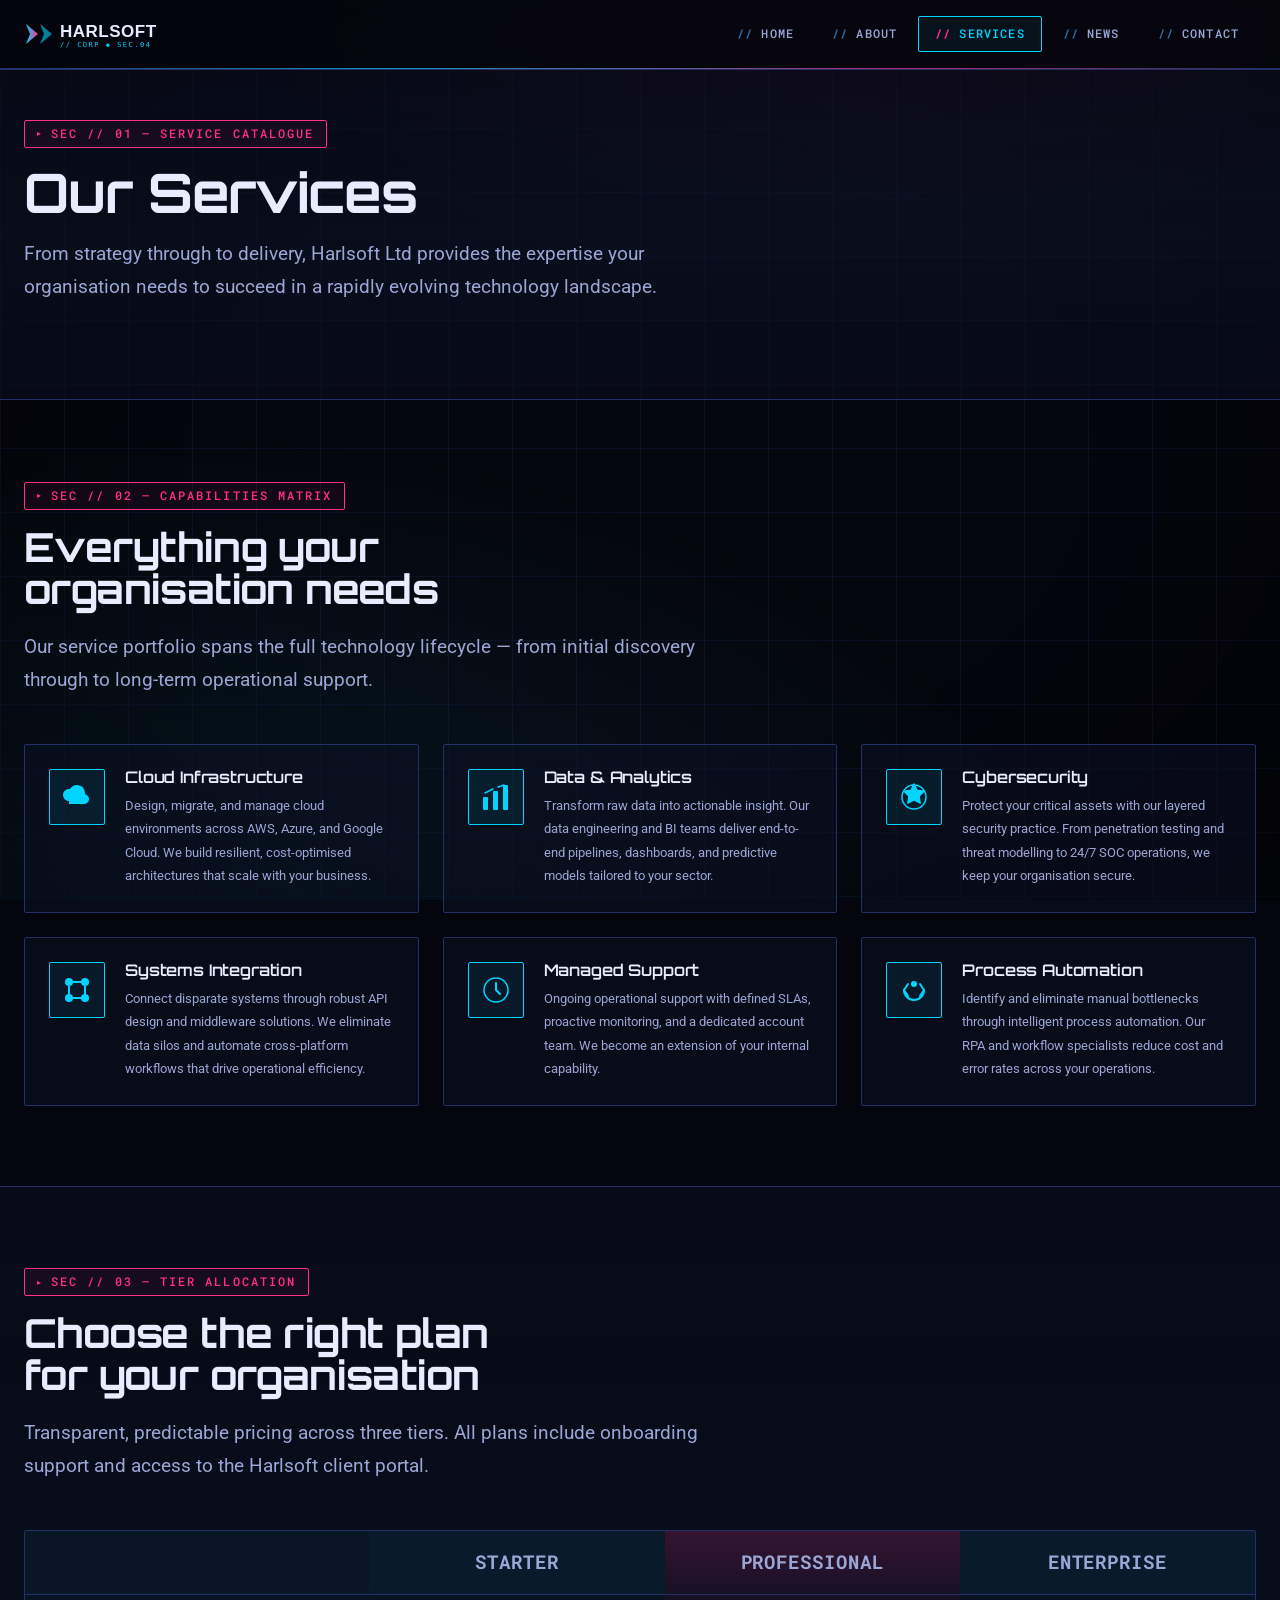
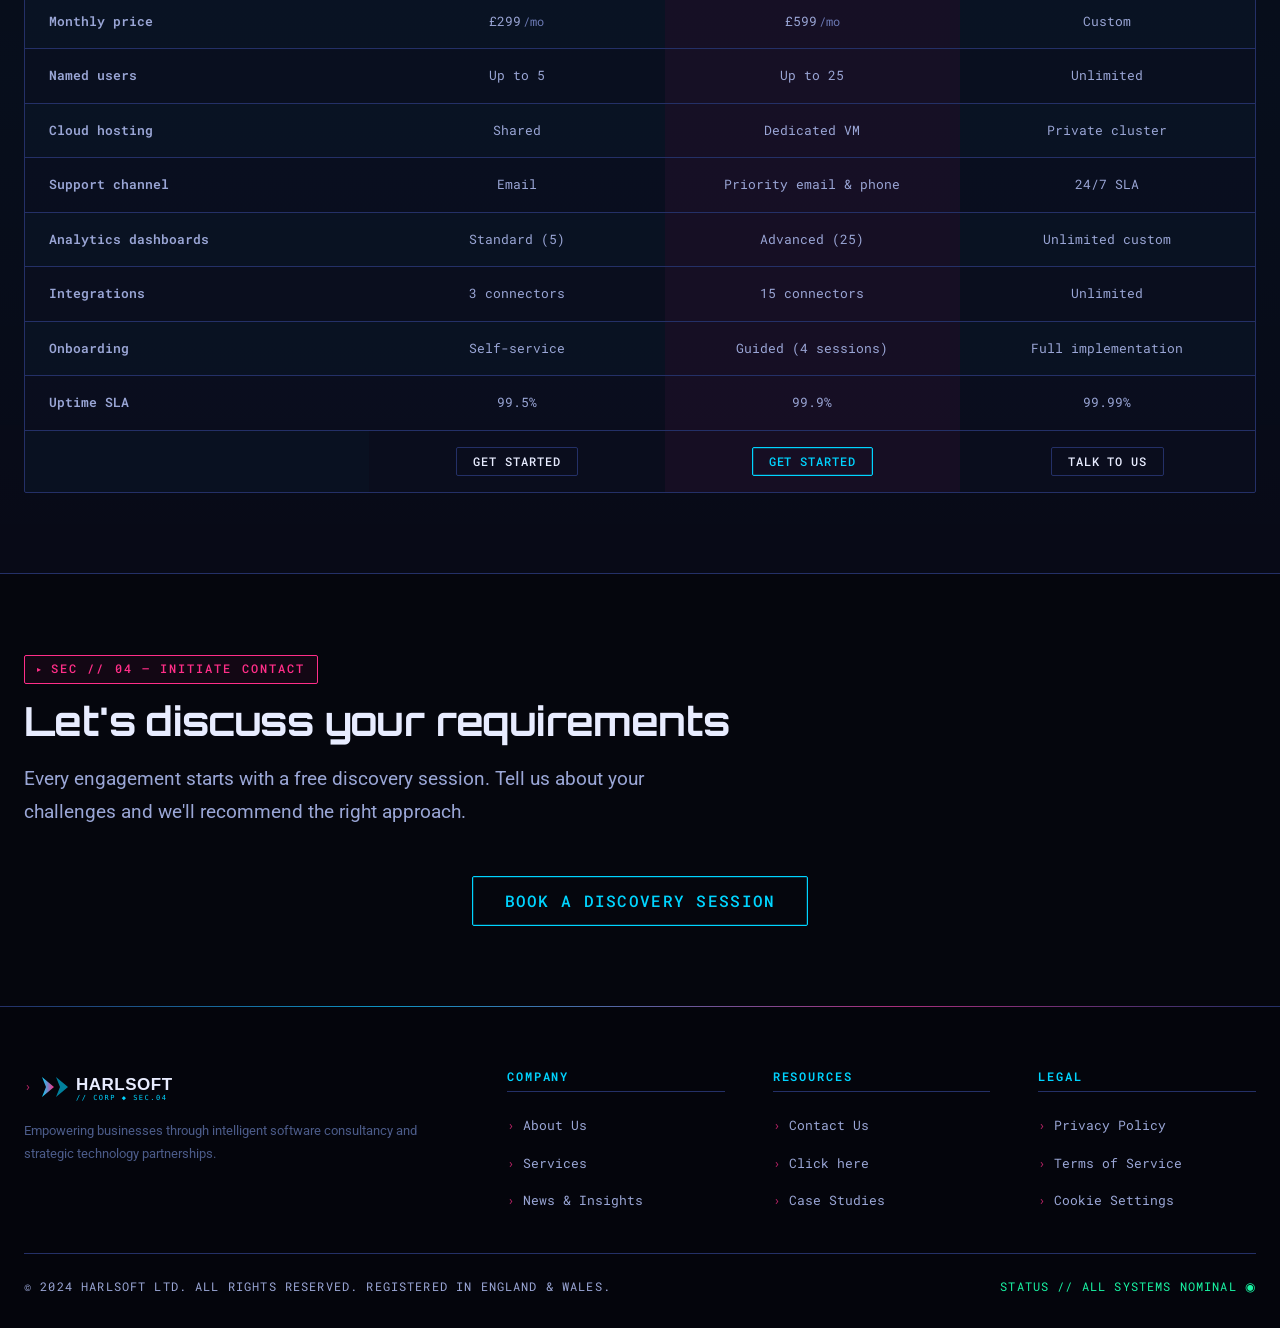
<file: services.html>
<!DOCTYPE html>
<html>
  <head>
    <meta charset="UTF-8" />
    <meta name="viewport" content="width=device-width, initial-scale=1.0" />
    <title>Harlsoft Ltd</title>
    <link rel="stylesheet" href="css/styles.css" />
  </head>
  <body>
    <a href="#main-content" class="skip-link">Skip to main content</a>

    <header class="site-header">
      <div class="container">
        <div class="nav-wrapper">
          <a href="index.html" class="nav-logo">
            <img src="assets/images/logo.svg" alt="Harlsoft Ltd" />
          </a>
          <nav class="nav-primary" id="nav-primary">
            <ul>
              <li><a href="index.html" class="nav-link">Home</a></li>
              <li><a href="about.html" class="nav-link">About</a></li>
              <li><a href="services.html" class="nav-link nav-link--active">Services</a></li>
              <li><a href="news.html" class="nav-link">News</a></li>
              <li><a href="contact.html" class="nav-link">Contact</a></li>
            </ul>
          </nav>
          <div class="nav-hamburger" id="nav-hamburger">
            <span></span>
            <span></span>
            <span></span>
          </div>
        </div>
      </div>
    </header>

    <main id="main-content">

      <section class="section section--sm section--surface">
        <div class="container">
          <div class="section__header">
            <span class="section__eyebrow">SEC // 01 — Service Catalogue</span>
            <h1 class="section__title">Our Services</h1>
            <p class="section__lead">From strategy through to delivery, Harlsoft Ltd provides the expertise your organisation needs to succeed in a rapidly evolving technology landscape.</p>
          </div>
        </div>
      </section>

      <section class="section">
        <div class="container">
          <div class="section__header">
            <span class="section__eyebrow">SEC // 02 — Capabilities Matrix</span>
            <h2 class="section__title">Everything your organisation needs</h2>
            <p class="section__lead">Our service portfolio spans the full technology lifecycle — from initial discovery through to long-term operational support.</p>
          </div>

          <ul class="capability-list">
            <li class="capability-item">
              <div class="capability-icon">
                <svg width="32" height="32" viewBox="0 0 32 32" fill="none" xmlns="http://www.w3.org/2000/svg">
                  <path d="M8 20c-3.314 0-6-2.686-6-6s2.686-6 6-6c.34 0 .674.03 1 .086C10.094 5.698 12.868 4 16 4c4.418 0 8 3.582 8 8 0 .34-.022.676-.064 1.006C26.22 13.71 28 15.66 28 18c0 2.761-2.239 5-5 5H8z" fill="currentColor"/>
                </svg>
              </div>
              <div class="capability-content">
                <h3 class="capability-title">Cloud Infrastructure</h3>
                <p>Design, migrate, and manage cloud environments across AWS, Azure, and Google Cloud. We build resilient, cost-optimised architectures that scale with your business.</p>
              </div>
            </li>
            <li class="capability-item">
              <div class="capability-icon">
                <svg width="32" height="32" viewBox="0 0 32 32" fill="none" xmlns="http://www.w3.org/2000/svg">
                  <rect x="3" y="16" width="5" height="13" rx="1" fill="currentColor"/>
                  <rect x="13" y="10" width="5" height="19" rx="1" fill="currentColor"/>
                  <rect x="23" y="4" width="5" height="25" rx="1" fill="currentColor"/>
                  <path d="M5 12L13 8M18 6L24 4" stroke="currentColor" stroke-width="1.5" stroke-linecap="round"/>
                </svg>
              </div>
              <div class="capability-content">
                <h3 class="capability-title">Data &amp; Analytics</h3>
                <p>Transform raw data into actionable insight. Our data engineering and BI teams deliver end-to-end pipelines, dashboards, and predictive models tailored to your sector.</p>
              </div>
            </li>
            <li class="capability-item">
              <div class="capability-icon">
                <svg width="32" height="32" viewBox="0 0 32 32" fill="none" xmlns="http://www.w3.org/2000/svg">
                  <path d="M16 3L19.09 9.26L26 10.27L21 15.14L22.18 22.02L16 18.77L9.82 22.02L11 15.14L6 10.27L12.91 9.26L16 3Z" fill="currentColor" stroke="currentColor" stroke-width="1.5" stroke-linejoin="round"/>
                  <circle cx="16" cy="16" r="12" stroke="currentColor" stroke-width="1.5" fill="none"/>
                </svg>
              </div>
              <div class="capability-content">
                <h3 class="capability-title">Cybersecurity</h3>
                <p>Protect your critical assets with our layered security practice. From penetration testing and threat modelling to 24/7 SOC operations, we keep your organisation secure.</p>
              </div>
            </li>
            <li class="capability-item">
              <div class="capability-icon">
                <svg width="32" height="32" viewBox="0 0 32 32" fill="none" xmlns="http://www.w3.org/2000/svg">
                  <circle cx="8" cy="8" r="4" fill="currentColor"/>
                  <circle cx="24" cy="8" r="4" fill="currentColor"/>
                  <circle cx="8" cy="24" r="4" fill="currentColor"/>
                  <circle cx="24" cy="24" r="4" fill="currentColor"/>
                  <path d="M12 8H20M8 12V20M24 12V20M12 24H20" stroke="currentColor" stroke-width="2" stroke-linecap="round"/>
                </svg>
              </div>
              <div class="capability-content">
                <h3 class="capability-title">Systems Integration</h3>
                <p>Connect disparate systems through robust API design and middleware solutions. We eliminate data silos and automate cross-platform workflows that drive operational efficiency.</p>
              </div>
            </li>
            <li class="capability-item">
              <div class="capability-icon">
                <svg width="32" height="32" viewBox="0 0 32 32" fill="none" xmlns="http://www.w3.org/2000/svg">
                  <path d="M16 4C9.373 4 4 9.373 4 16s5.373 12 12 12 12-5.373 12-12S22.627 4 16 4z" stroke="currentColor" stroke-width="1.5" fill="none"/>
                  <path d="M16 9v7l4 4" stroke="currentColor" stroke-width="2" stroke-linecap="round" stroke-linejoin="round"/>
                </svg>
              </div>
              <div class="capability-content">
                <h3 class="capability-title">Managed Support</h3>
                <p>Ongoing operational support with defined SLAs, proactive monitoring, and a dedicated account team. We become an extension of your internal capability.</p>
              </div>
            </li>
            <li class="capability-item">
              <div class="capability-icon">
                <svg width="32" height="32" viewBox="0 0 32 32" fill="none" xmlns="http://www.w3.org/2000/svg">
                  <path d="M6 16c0 5.523 4.477 10 10 10s10-4.477 10-10" stroke="currentColor" stroke-width="2" stroke-linecap="round"/>
                  <path d="M22 10l4 6-4 6M10 10L6 16l4 6" stroke="currentColor" stroke-width="2" stroke-linecap="round" stroke-linejoin="round"/>
                  <circle cx="16" cy="10" r="3" fill="currentColor"/>
                </svg>
              </div>
              <div class="capability-content">
                <h3 class="capability-title">Process Automation</h3>
                <p>Identify and eliminate manual bottlenecks through intelligent process automation. Our RPA and workflow specialists reduce cost and error rates across your operations.</p>
              </div>
            </li>
          </ul>
        </div>
      </section>

      <section class="section section--surface">
        <div class="container">
          <div class="section__header">
            <span class="section__eyebrow">SEC // 03 — Tier Allocation</span>
            <h2 class="section__title">Choose the right plan for your organisation</h2>
            <p class="section__lead">Transparent, predictable pricing across three tiers. All plans include onboarding support and access to the Harlsoft client portal.</p>
          </div>

          <div class="table-wrapper">
            <table class="pricing-table">
              <tr>
                <td class="pricing-table__label-cell"></td>
                <td class="pricing-table__header-cell">Starter</td>
                <td class="pricing-table__header-cell pricing-table__header-cell--featured">Professional</td>
                <td class="pricing-table__header-cell">Enterprise</td>
              </tr>
              <tr>
                <td class="pricing-table__feature">Monthly price</td>
                <td id="cell-price" class="pricing-table__value">£299<span class="pricing-table__period">/mo</span></td>
                <td id="cell-price" class="pricing-table__value pricing-table__value--featured">£599<span class="pricing-table__period">/mo</span></td>
                <td class="pricing-table__value">Custom</td>
              </tr>
              <tr>
                <td class="pricing-table__feature">Named users</td>
                <td class="pricing-table__value">Up to 5</td>
                <td class="pricing-table__value pricing-table__value--featured">Up to 25</td>
                <td class="pricing-table__value">Unlimited</td>
              </tr>
              <tr>
                <td class="pricing-table__feature">Cloud hosting</td>
                <td class="pricing-table__value">Shared</td>
                <td class="pricing-table__value pricing-table__value--featured">Dedicated VM</td>
                <td class="pricing-table__value">Private cluster</td>
              </tr>
              <tr>
                <td class="pricing-table__feature">Support channel</td>
                <td class="pricing-table__value">Email</td>
                <td class="pricing-table__value pricing-table__value--featured">Priority email &amp; phone</td>
                <td class="pricing-table__value">24/7 SLA</td>
              </tr>
              <tr>
                <td class="pricing-table__feature">Analytics dashboards</td>
                <td class="pricing-table__value">Standard (5)</td>
                <td class="pricing-table__value pricing-table__value--featured">Advanced (25)</td>
                <td class="pricing-table__value">Unlimited custom</td>
              </tr>
              <tr>
                <td class="pricing-table__feature">Integrations</td>
                <td class="pricing-table__value">3 connectors</td>
                <td class="pricing-table__value pricing-table__value--featured">15 connectors</td>
                <td class="pricing-table__value">Unlimited</td>
              </tr>
              <tr>
                <td class="pricing-table__feature">Onboarding</td>
                <td class="pricing-table__value">Self-service</td>
                <td class="pricing-table__value pricing-table__value--featured">Guided (4 sessions)</td>
                <td class="pricing-table__value">Full implementation</td>
              </tr>
              <tr>
                <td class="pricing-table__feature">Uptime SLA</td>
                <td class="pricing-table__value">99.5%</td>
                <td class="pricing-table__value pricing-table__value--featured">99.9%</td>
                <td class="pricing-table__value">99.99%</td>
              </tr>
              <tr>
                <td class="pricing-table__feature"></td>
                <td class="pricing-table__cta"><a href="contact.html" class="btn btn--secondary btn--sm">Get started</a></td>
                <td class="pricing-table__cta pricing-table__cta--featured"><a href="contact.html" class="btn btn--primary btn--sm">Get started</a></td>
                <td class="pricing-table__cta"><a href="contact.html" class="btn btn--secondary btn--sm">Talk to us</a></td>
              </tr>
            </table>
          </div>
        </div>
      </section>

      <section class="section">
        <div class="container">
          <div class="section__header">
            <span class="section__eyebrow">SEC // 04 — Initiate Contact</span>
            <h2 class="section__title">Let's discuss your requirements</h2>
            <p class="section__lead">Every engagement starts with a free discovery session. Tell us about your challenges and we'll recommend the right approach.</p>
          </div>
          <div class="text-center">
            <a href="contact.html" class="btn btn--primary btn--lg">Book a discovery session</a>
          </div>
        </div>
      </section>

    </main>

    <footer class="site-footer">
      <div class="container">
        <div class="footer-grid">
          <div class="footer-col footer-col--brand">
            <a href="index.html" class="nav-logo footer-logo">
              <img src="assets/images/logo.svg" alt="Harlsoft Ltd" />
            </a>
            <p>Empowering businesses through intelligent software consultancy and strategic technology partnerships.</p>
          </div>
          <div class="footer-col">
            <h4>Company</h4>
            <ul>
              <li><a href="about.html">About Us</a></li>
              <li><a href="services.html">Services</a></li>
              <li><a href="news.html">News &amp; Insights</a></li>
            </ul>
          </div>
          <div class="footer-col">
            <h4>Resources</h4>
            <ul>
              <li><a href="contact.html">Contact Us</a></li>
              <li><a href="#">Click here</a></li>
              <li><a href="#">Case Studies</a></li>
            </ul>
          </div>
          <div class="footer-col">
            <h4>Legal</h4>
            <ul>
              <li><a href="#">Privacy Policy</a></li>
              <li><a href="#">Terms of Service</a></li>
              <li><a href="#">Cookie Settings</a></li>
            </ul>
          </div>
        </div>
        <div class="footer-bottom">
          <p>&copy; 2024 Harlsoft LTD. All rights reserved. Registered in England &amp; Wales.</p>
        </div>
      </div>
    </footer>

    <script src="js/main.js"></script>
  </body>
</html>
</file>
<file: css/styles.css>
/*
 * HARLSOFT // CORP — Stylesheet
 * Build: 2087.05.06 // Sector 04
 * Direction: cyberpunk megacorp UI
 * Palette: void blue + neon cyan/magenta
 * Display: Space Grotesk | Mono: JetBrains Mono | Body: Inter
 * Display: Orbitron | Mono: Roboto Mono | Body: Roboto
 */

@import url('https://fonts.googleapis.com/css2?family=Orbitron:wght@500;700;900&family=Roboto:wght@300;400;500;700&family=Roboto+Mono:wght@400;500;600&display=swap');

/* =========================================================
   Custom Properties — Megacorp Design System
   ========================================================= */

:root {
  /* Colour — Brand */
  --colour-primary:       #00d4ff;   /* neon cyan, primary accent */
  --colour-primary-mid:   #6fe7ff;   /* lighter cyan */
  --colour-primary-light: #b8f1ff;   /* hover surface */
  --colour-accent:        #ff2e88;   /* hot magenta */
  --colour-accent-dark:   #c41a66;   /* deeper magenta */

  /* Colour — Surfaces */
  --colour-void:          #05060d;   /* deepest bg */
  --colour-panel:         #0c1024;   /* panel bg */
  --colour-panel-2:       #131a3a;   /* raised panel */
  --colour-grid-line:     #1a2452;   /* hairline grid */
  --colour-white:         #e8ecff;   /* cool white text */
  --colour-surface:       #0a0e1f;   /* alt section bg */
  --colour-border:        #243067;   /* panel border */
  --colour-border-bright: #2d6a9f;   /* highlighted border */
  --colour-muted:         #6c7ab5;   /* muted blue-grey */
  --colour-text-secondary:#9aa6d6;
  --colour-text:          #e8ecff;
  --colour-dark:          #02030a;

  /* Colour — Feedback */
  --colour-success:       #19f5a4;
  --colour-error:         #ff3060;
  --colour-warning:       #ffb547;

  /* Glow */
  --glow-cyan:    0 0 12px rgba(0, 212, 255, 0.55), 0 0 32px rgba(0, 212, 255, 0.18);
  --glow-magenta: 0 0 12px rgba(255, 46, 136, 0.55), 0 0 32px rgba(255, 46, 136, 0.18);
  --glow-soft:    0 0 0 1px rgba(0, 212, 255, 0.25), 0 8px 32px rgba(0, 212, 255, 0.08);

  /* Typography — Font Families */
  --font-display: 'Orbitron', 'Segoe UI', Arial, sans-serif;
  --font-body:    'Roboto', 'Segoe UI', Arial, sans-serif;
  --font-mono:    'Roboto Mono', ui-monospace, 'Courier New', monospace;

  /* Typography — Scale */
  --text-xs:   0.72rem;
  --text-sm:   0.84rem;
  --text-base: 1rem;
  --text-md:   1.18rem;
  --text-lg:   1.45rem;
  --text-xl:   1.85rem;
  --text-2xl:  2.5rem;
  --text-3xl:  3.4rem;
  --text-display: 4.5rem;

  /* Weights */
  --weight-light:   300;
  --weight-regular: 400;
  --weight-medium:  500;
  --weight-semibold:600;
  --weight-bold:    700;
  --weight-extrabold:700;

  /* Line height */
  --leading-tight:  1.05;
  --leading-snug:   1.3;
  --leading-normal: 1.6;
  --leading-relaxed:1.75;

  /* Spacing */
  --space-1:  0.25rem;
  --space-2:  0.5rem;
  --space-3:  0.75rem;
  --space-4:  1rem;
  --space-5:  1.25rem;
  --space-6:  1.5rem;
  --space-8:  2rem;
  --space-10: 2.5rem;
  --space-12: 3rem;
  --space-16: 4rem;
  --space-20: 5rem;
  --space-24: 6rem;
  --space-32: 8rem;

  /* Layout */
  --container-max:   1280px;
  --container-wide:  1440px;
  --gutter:          var(--space-6);

  /* Radius */
  --radius-sm:  2px;
  --radius-md:  3px;
  --radius-lg:  4px;
  --radius-full:9999px;

  /* Shadow */
  --shadow-sm:  0 1px 0 rgba(0, 212, 255, 0.06), 0 1px 2px rgba(0, 0, 0, 0.5);
  --shadow-md:  0 4px 12px rgba(0, 0, 0, 0.6), 0 0 0 1px rgba(0, 212, 255, 0.08);
  --shadow-lg:  0 12px 32px rgba(0, 0, 0, 0.7), 0 0 0 1px rgba(0, 212, 255, 0.12);
  --shadow-xl:  0 24px 64px rgba(0, 0, 0, 0.8), 0 0 0 1px rgba(0, 212, 255, 0.18);

  /* Transitions */
  --transition-fast:   0.12s cubic-bezier(0.2, 0, 0, 1);
  --transition-normal: 0.22s cubic-bezier(0.2, 0, 0, 1);
  --transition-slow:   0.4s cubic-bezier(0.2, 0, 0, 1);

  /* Z-index */
  --z-base:    1;
  --z-overlay: 100;
  --z-modal:   200;
  --z-nav:     300;
  --z-toast:   400;
}

/* =========================================================
   Reset & Base
   ========================================================= */

*, *::before, *::after {
  box-sizing: border-box;
  margin: 0;
  padding: 0;
}

html {
  font-size: 100%;
  scroll-behavior: smooth;
  -webkit-text-size-adjust: 100%;
  background: var(--colour-void);
}

body {
  font-family: var(--font-body);
  font-size: var(--text-base);
  font-weight: var(--weight-regular);
  line-height: var(--leading-normal);
  color: var(--colour-text);
  background-color: var(--colour-void);
  background-image:
    /* fine grid */
    linear-gradient(rgba(26, 36, 82, 0.35) 1px, transparent 1px),
    linear-gradient(90deg, rgba(26, 36, 82, 0.35) 1px, transparent 1px),
    /* atmospheric gradients */
    radial-gradient(ellipse 1200px 600px at 80% -10%, rgba(255, 46, 136, 0.12), transparent 70%),
    radial-gradient(ellipse 1400px 800px at 10% 110%, rgba(0, 212, 255, 0.10), transparent 70%);
  background-size: 64px 64px, 64px 64px, 100% 100%, 100% 100%;
  background-attachment: fixed;
  min-height: 100vh;
  display: flex;
  flex-direction: column;
  position: relative;
}

/* scanline overlay */
body::before {
  content: "";
  position: fixed;
  inset: 0;
  pointer-events: none;
  z-index: 1;
  background: repeating-linear-gradient(
    0deg,
    transparent 0,
    transparent 3px,
    rgba(0, 0, 0, 0.18) 3px,
    rgba(0, 0, 0, 0.18) 4px
  );
  mix-blend-mode: multiply;
  opacity: 0.5;
}

/* subtle vignette */
body::after {
  content: "";
  position: fixed;
  inset: 0;
  pointer-events: none;
  z-index: 1;
  background: radial-gradient(ellipse at center, transparent 50%, rgba(0, 0, 0, 0.45) 100%);
}

img,
svg {
  display: block;
  max-width: 100%;
}

a {
  color: var(--colour-primary);
  text-decoration: none;
  transition: color var(--transition-fast), text-shadow var(--transition-fast);
}

a:hover {
  color: var(--colour-accent);
  text-shadow: 0 0 8px rgba(255, 46, 136, 0.5);
}

ul, ol {
  list-style: none;
}

button,
input,
select,
textarea {
  font-family: inherit;
  font-size: inherit;
  color: inherit;
}

::selection {
  background: var(--colour-accent);
  color: var(--colour-void);
}

/* =========================================================
   Layout
   ========================================================= */

.container {
  width: 100%;
  max-width: var(--container-max);
  margin-inline: auto;
  padding-inline: var(--gutter);
  position: relative;
  z-index: 2;
}

.container--wide { max-width: var(--container-wide); }

.sr-only {
  position: absolute;
  width: 1px;
  height: 1px;
  padding: 0;
  margin: -1px;
  overflow: hidden;
  clip: rect(0 0 0 0);
  white-space: nowrap;
  border-width: 0;
}

main { position: relative; z-index: 2; flex: 1; }

/* =========================================================
   Typography
   ========================================================= */

h1, h2, h3, h4, h5, h6 {
  font-family: var(--font-display);
  font-weight: var(--weight-bold);
  line-height: var(--leading-tight);
  color: var(--colour-white);
  letter-spacing: -0.01em;
}

h1 { font-size: var(--text-3xl); letter-spacing: -0.02em; }
h2 { font-size: var(--text-2xl); letter-spacing: -0.015em; }
h3 { font-size: var(--text-xl); }
h4 { font-size: var(--text-lg); }
h5 { font-size: var(--text-md); }
h6 { font-size: var(--text-base); text-transform: uppercase; letter-spacing: 0.1em; font-family: var(--font-mono); }

p { margin-block-end: var(--space-4); color: var(--colour-text-secondary); }
p:last-child { margin-block-end: 0; }

strong { font-weight: var(--weight-semibold); color: var(--colour-white); }

blockquote {
  border-inline-start: 2px solid var(--colour-accent);
  padding: var(--space-4) var(--space-6);
  margin: var(--space-8) 0;
  font-style: italic;
  color: var(--colour-white);
  background: rgba(255, 46, 136, 0.04);
}

/* =========================================================
   Buttons
   ========================================================= */

.btn {
  display: inline-flex;
  align-items: center;
  gap: var(--space-2);
  padding: var(--space-3) var(--space-6);
  font-family: var(--font-mono);
  font-size: var(--text-sm);
  font-weight: var(--weight-medium);
  line-height: 1;
  letter-spacing: 0.08em;
  text-transform: uppercase;
  border: 1px solid transparent;
  border-radius: var(--radius-sm);
  cursor: pointer;
  text-decoration: none;
  transition: all var(--transition-fast);
  white-space: nowrap;
  position: relative;
}

/* corner brackets */
.btn::before,
.btn::after {
  content: "";
  position: absolute;
  width: 8px;
  height: 8px;
  border: 1px solid currentColor;
  opacity: 0;
  transition: opacity var(--transition-fast);
  pointer-events: none;
}
.btn::before { top: -3px; left: -3px; border-right: 0; border-bottom: 0; }
.btn::after  { bottom: -3px; right: -3px; border-left: 0; border-top: 0; }
.btn:hover::before, .btn:hover::after { opacity: 1; }

.btn--primary {
  background-color: transparent;
  color: var(--colour-primary);
  border-color: var(--colour-primary);
  box-shadow: inset 0 0 0 1px rgba(0, 212, 255, 0.2);
}

.btn--primary:hover {
  background-color: var(--colour-primary);
  color: var(--colour-void);
  border-color: var(--colour-primary);
  box-shadow: var(--glow-cyan);
}

.btn--secondary {
  background-color: transparent;
  color: var(--colour-white);
  border-color: var(--colour-border);
}

.btn--secondary:hover {
  background-color: rgba(0, 212, 255, 0.06);
  color: var(--colour-primary);
  border-color: var(--colour-primary);
}

.btn--accent {
  background-color: var(--colour-accent);
  color: var(--colour-void);
  border-color: var(--colour-accent);
  box-shadow: var(--glow-magenta);
}

.btn--accent:hover {
  background-color: var(--colour-accent-dark);
  border-color: var(--colour-accent-dark);
  color: var(--colour-white);
}

.btn--lg {
  padding: var(--space-4) var(--space-8);
  font-size: var(--text-base);
}

.btn--sm {
  padding: var(--space-2) var(--space-4);
  font-size: var(--text-xs);
}

/* =========================================================
   Forms
   ========================================================= */

.form-field {
  display: flex;
  flex-direction: column;
  gap: var(--space-2);
  margin-block-end: var(--space-5);
}

.form-label {
  font-family: var(--font-mono);
  font-weight: var(--weight-medium);
  font-size: var(--text-xs);
  letter-spacing: 0.1em;
  text-transform: uppercase;
  color: var(--colour-primary);
}

.form-input,
.form-select,
.form-textarea {
  width: 100%;
  padding: var(--space-3) var(--space-4);
  border: 1px solid var(--colour-border);
  border-radius: var(--radius-sm);
  background-color: rgba(5, 6, 13, 0.6);
  color: var(--colour-white);
  font-family: var(--font-mono);
  font-size: var(--text-sm);
  transition: border-color var(--transition-fast), box-shadow var(--transition-fast), background-color var(--transition-fast);
}

.form-input::placeholder,
.form-textarea::placeholder {
  color: #3d4d78;
}

.form-input:focus,
.form-select:focus,
.form-textarea:focus {
  border-color: var(--colour-primary);
  background-color: rgba(0, 212, 255, 0.04);
  box-shadow: 0 0 0 1px var(--colour-primary), var(--glow-cyan);
  outline: none;
}

.form-select {
  appearance: none;
  background-image: linear-gradient(45deg, transparent 50%, var(--colour-primary) 50%),
                    linear-gradient(-45deg, transparent 50%, var(--colour-primary) 50%);
  background-position: calc(100% - 18px) 50%, calc(100% - 12px) 50%;
  background-size: 6px 6px, 6px 6px;
  background-repeat: no-repeat;
  padding-inline-end: var(--space-10);
}

.form-textarea {
  resize: vertical;
  min-height: 140px;
}

/* =========================================================
   Cards / Panels
   ========================================================= */

.card {
  background: linear-gradient(180deg, rgba(19, 26, 58, 0.55), rgba(12, 16, 36, 0.55));
  border: 1px solid var(--colour-border);
  border-radius: var(--radius-md);
  overflow: hidden;
  box-shadow: var(--shadow-sm);
  transition: all var(--transition-normal);
  position: relative;
  backdrop-filter: blur(4px);
}

.card::before {
  content: "";
  position: absolute;
  inset: 0;
  pointer-events: none;
  background: linear-gradient(135deg, rgba(0, 212, 255, 0.08) 0%, transparent 30%);
  opacity: 0;
  transition: opacity var(--transition-normal);
}

.card:hover {
  border-color: var(--colour-primary);
  box-shadow: var(--shadow-md), var(--glow-soft);
  transform: translateY(-2px);
}

.card:hover::before { opacity: 1; }

.card__body { padding: var(--space-6); position: relative; }

.card__img {
  width: 100%;
  aspect-ratio: 16 / 9;
  object-fit: cover;
  filter: saturate(0.7) contrast(1.1);
}

/* =========================================================
   Sections
   ========================================================= */

.section {
  padding-block: var(--space-20);
  position: relative;
}

.section--sm { padding-block: var(--space-12); }
.section--lg { padding-block: var(--space-32); }

.section--surface {
  background:
    linear-gradient(180deg, transparent, rgba(0, 212, 255, 0.02) 50%, transparent),
    rgba(10, 14, 31, 0.6);
  border-block: 1px solid var(--colour-border);
}

.section--dark {
  background:
    linear-gradient(180deg, rgba(255, 46, 136, 0.08), transparent 60%),
    rgba(5, 6, 13, 0.85);
  border-block: 1px solid var(--colour-border);
  color: var(--colour-white);
}

.section__header {
  text-align: left;
  max-width: 760px;
  margin-inline: 0;
  margin-block-end: var(--space-12);
  position: relative;
}

.section__eyebrow {
  display: inline-flex;
  align-items: center;
  gap: var(--space-2);
  font-family: var(--font-mono);
  font-size: var(--text-xs);
  font-weight: var(--weight-medium);
  letter-spacing: 0.18em;
  text-transform: uppercase;
  color: var(--colour-accent);
  margin-block-end: var(--space-4);
  padding: var(--space-1) var(--space-3);
  border: 1px solid var(--colour-accent);
  background: rgba(255, 46, 136, 0.06);
  border-radius: var(--radius-sm);
}

.section__eyebrow::before {
  content: "▸";
  font-size: 0.7em;
}

.section__title {
  margin-block-end: var(--space-5);
  font-size: var(--text-2xl);
  text-wrap: balance;
}

.section__lead {
  font-size: var(--text-md);
  color: var(--colour-text-secondary);
  line-height: var(--leading-relaxed);
  max-width: 64ch;
  text-wrap: pretty;
}

/* =========================================================
   Grid
   ========================================================= */

.grid {
  display: grid;
  gap: var(--space-6);
}

.grid--2 { grid-template-columns: repeat(2, 1fr); }
.grid--3 { grid-template-columns: repeat(3, 1fr); }
.grid--4 { grid-template-columns: repeat(4, 1fr); }

@media (max-width: 1024px) {
  .grid--4 { grid-template-columns: repeat(2, 1fr); }
  .grid--3 { grid-template-columns: repeat(2, 1fr); }
}

@media (max-width: 768px) {
  .grid--4, .grid--3, .grid--2 { grid-template-columns: 1fr; }
}

/* =========================================================
   Responsive global
   ========================================================= */

@media (max-width: 1024px) {
  :root { --gutter: var(--space-5); }
  h1 { font-size: var(--text-2xl); }
  h2 { font-size: var(--text-xl); }
}

@media (max-width: 768px) {
  :root { --gutter: var(--space-4); }
  h1 { font-size: var(--text-xl); }
  h2 { font-size: var(--text-lg); }
  .section { padding-block: var(--space-12); }
}

@media (max-width: 480px) {
  :root { --gutter: var(--space-3); }
}

* { outline: none; }

.skip-link { display: none; }

/* =========================================================
   Site Header / Nav
   ========================================================= */

.site-header {
  position: sticky;
  top: 0;
  z-index: var(--z-nav);
  background: rgba(5, 6, 13, 0.85);
  backdrop-filter: blur(12px) saturate(1.4);
  border-bottom: 1px solid var(--colour-border);
}

.site-header::after {
  content: "";
  position: absolute;
  inset-block-end: -1px;
  inset-inline: 0;
  height: 1px;
  background: linear-gradient(90deg, transparent, var(--colour-primary) 30%, var(--colour-accent) 70%, transparent);
  opacity: 0.6;
}

.nav-wrapper {
  position: relative;
  display: flex;
  align-items: center;
  justify-content: space-between;
  padding-block: var(--space-4);
  gap: var(--space-6);
}

.nav-logo {
  display: flex;
  align-items: center;
  text-decoration: none;
  flex-shrink: 0;
  gap: var(--space-2);
}

.nav-logo img {
  height: 32px;
  width: auto;
}

.footer-logo { margin-block-end: var(--space-4); }

.nav-primary ul {
  display: flex;
  align-items: center;
  gap: var(--space-1);
}

.nav-link {
  position: relative;
  display: inline-flex;
  align-items: center;
  gap: var(--space-2);
  color: var(--colour-text-secondary);
  text-decoration: none;
  font-family: var(--font-mono);
  font-weight: var(--weight-medium);
  font-size: var(--text-xs);
  letter-spacing: 0.1em;
  text-transform: uppercase;
  padding: var(--space-2) var(--space-4);
  border: 1px solid transparent;
  border-radius: var(--radius-sm);
  transition: all var(--transition-fast);
}

.nav-link::before {
  content: "//";
  color: var(--colour-border-bright);
  font-weight: var(--weight-bold);
}

.nav-link:hover {
  color: var(--colour-primary);
  border-color: var(--colour-border);
  background: rgba(0, 212, 255, 0.04);
  text-shadow: 0 0 8px rgba(0, 212, 255, 0.4);
}

.nav-link:hover::before { color: var(--colour-primary); }

.nav-link--active {
  color: var(--colour-primary);
  border-color: var(--colour-primary);
  background: rgba(0, 212, 255, 0.06);
}

.nav-link--active::before { color: var(--colour-accent); }

.nav-hamburger {
  display: none;
  flex-direction: column;
  justify-content: space-between;
  width: 28px;
  height: 20px;
  cursor: pointer;
}

.nav-hamburger span {
  display: block;
  width: 100%;
  height: 2px;
  background-color: var(--colour-primary);
  transition: transform var(--transition-fast), opacity var(--transition-fast);
  box-shadow: 0 0 6px rgba(0, 212, 255, 0.5);
}

.nav-hamburger--open span:nth-child(1) { transform: translateY(9px) rotate(45deg); }
.nav-hamburger--open span:nth-child(2) { opacity: 0; }
.nav-hamburger--open span:nth-child(3) { transform: translateY(-9px) rotate(-45deg); }

@media (max-width: 880px) {
  .nav-hamburger { display: flex; }
  .nav-primary {
    display: none;
    position: absolute;
    top: calc(100% + var(--space-4));
    left: calc(var(--gutter) * -1);
    right: calc(var(--gutter) * -1);
    background: rgba(5, 6, 13, 0.96);
    border-block: 1px solid var(--colour-border);
    padding: var(--space-5) var(--space-6);
  }
  .nav-primary--open { display: block; }
  .nav-primary ul {
    flex-direction: column;
    align-items: flex-start;
    gap: var(--space-3);
  }
}

/* =========================================================
   Footer
   ========================================================= */

.site-footer {
  background: rgba(5, 6, 13, 0.85);
  border-top: 1px solid var(--colour-border);
  padding-block: var(--space-16) var(--space-8);
  margin-top: auto;
  color: var(--colour-muted);
  position: relative;
  z-index: 2;
}

.site-footer::before {
  content: "";
  position: absolute;
  inset-block-start: -1px;
  inset-inline: 0;
  height: 1px;
  background: linear-gradient(90deg, transparent, var(--colour-primary) 30%, var(--colour-accent) 70%, transparent);
  opacity: 0.6;
}

.footer-grid {
  display: grid;
  grid-template-columns: 2fr 1fr 1fr 1fr;
  gap: var(--space-12);
  margin-block-end: var(--space-10);
}

.footer-col h3,
.footer-col h4 {
  font-family: var(--font-mono);
  font-size: var(--text-xs);
  font-weight: var(--weight-semibold);
  text-transform: uppercase;
  letter-spacing: 0.16em;
  color: var(--colour-primary);
  margin-block-end: var(--space-5);
  padding-block-end: var(--space-2);
  border-block-end: 1px solid var(--colour-border);
}

.footer-col p {
  font-size: var(--text-sm);
  line-height: var(--leading-relaxed);
  color: #4c5c8a;
}

.footer-col ul {
  display: flex;
  flex-direction: column;
  gap: var(--space-3);
}

.footer-col a {
  color: var(--colour-text-secondary);
  font-size: var(--text-sm);
  text-decoration: none;
  font-family: var(--font-mono);
  display: inline-flex;
  gap: var(--space-2);
  align-items: center;
}

.footer-col a::before {
  content: "›";
  color: var(--colour-accent);
  opacity: 0.7;
  transition: transform var(--transition-fast);
}

.footer-col a:hover { color: var(--colour-primary); }
.footer-col a:hover::before { transform: translateX(2px); color: var(--colour-primary); }

.footer-bottom {
  border-top: 1px solid var(--colour-border);
  padding-block-start: var(--space-6);
  font-size: var(--text-xs);
  color: #4c5c8a;
  font-family: var(--font-mono);
  text-transform: uppercase;
  letter-spacing: 0.1em;
  display: flex;
  justify-content: space-between;
  flex-wrap: wrap;
  gap: var(--space-4);
}

.footer-bottom::after {
  content: "STATUS // ALL SYSTEMS NOMINAL ◉";
  color: var(--colour-success);
}

@media (max-width: 1024px) {
  .footer-grid { grid-template-columns: 1fr 1fr; gap: var(--space-8); }
  .footer-col--brand { grid-column: 1 / -1; }
}

@media (max-width: 640px) {
  .footer-grid { grid-template-columns: 1fr; }
}

/* =========================================================
   Hero
   ========================================================= */

.hero {
  position: relative;
  min-height: 720px;
  display: flex;
  align-items: center;
  background: linear-gradient(180deg, var(--colour-void), var(--colour-panel) 60%, var(--colour-void));
  overflow: hidden;
  border-bottom: 1px solid var(--colour-border);
}

.hero__media {
  position: absolute;
  inset: 0;
  z-index: 0;
}

.hero__img {
  width: 100%;
  height: 100%;
  object-fit: cover;
  opacity: 0.35;
  filter: hue-rotate(200deg) saturate(1.6) contrast(1.2) brightness(0.7);
  mix-blend-mode: screen;
}

/* circuit grid overlay on hero */
.hero::before {
  content: "";
  position: absolute;
  inset: 0;
  background-image:
    linear-gradient(rgba(0, 212, 255, 0.08) 1px, transparent 1px),
    linear-gradient(90deg, rgba(0, 212, 255, 0.08) 1px, transparent 1px);
  background-size: 32px 32px;
  pointer-events: none;
  z-index: 1;
  mask-image: radial-gradient(ellipse at center, rgba(0,0,0,0.8), transparent 80%);
}

.hero::after {
  content: "";
  position: absolute;
  inset: 0;
  z-index: 1;
  background:
    radial-gradient(ellipse 800px 400px at 80% 30%, rgba(255, 46, 136, 0.25), transparent 60%),
    radial-gradient(ellipse 600px 400px at 20% 70%, rgba(0, 212, 255, 0.2), transparent 60%);
  pointer-events: none;
}

.hero__overlay {
  position: relative;
  z-index: 2;
  padding-block: var(--space-24);
  width: 100%;
}

.hero__content {
  max-width: 880px;
}

.hero__heading {
  color: var(--colour-white);
  font-size: clamp(2.4rem, 6vw, var(--text-display));
  line-height: 0.98;
  letter-spacing: -0.03em;
  margin-block-end: var(--space-6);
  text-wrap: balance;
}

.hero__heading::after {
  content: "_";
  color: var(--colour-accent);
  animation: blink 1.1s step-end infinite;
  margin-inline-start: 0.1em;
}

@keyframes blink {
  0%, 50% { opacity: 1; }
  51%, 100% { opacity: 0; }
}

.hero__lead {
  color: var(--colour-text-secondary);
  font-size: var(--text-md);
  line-height: var(--leading-relaxed);
  margin-block-end: var(--space-10);
  max-width: 56ch;
  text-wrap: pretty;
}

.hero__actions {
  display: flex;
  gap: var(--space-4);
  flex-wrap: wrap;
}

.btn--outline-white {
  background-color: transparent;
  color: var(--colour-white);
  border-color: var(--colour-border-bright);
}

.btn--outline-white:hover {
  background-color: rgba(255, 255, 255, 0.04);
  border-color: var(--colour-white);
  color: var(--colour-white);
}

/* hero corner brackets */
.hero__overlay::before,
.hero__overlay::after {
  content: "";
  position: absolute;
  width: 60px;
  height: 60px;
  border: 1px solid var(--colour-primary);
  opacity: 0.5;
}
.hero__overlay::before {
  top: var(--space-12); left: var(--gutter);
  border-right: 0; border-bottom: 0;
}
.hero__overlay::after {
  bottom: var(--space-12); right: var(--gutter);
  border-left: 0; border-top: 0;
}

@media (max-width: 768px) {
  .hero { min-height: 560px; }
  .hero__overlay { padding-block: var(--space-16); }
}

/* =========================================================
   Feature Cards
   ========================================================= */

.feature-card { text-align: left; }

.feature-card__icon {
  margin-block-end: var(--space-5);
  width: 56px;
  height: 56px;
  display: flex;
  align-items: center;
  justify-content: center;
  border: 1px solid var(--colour-primary);
  border-radius: var(--radius-sm);
  background: rgba(0, 212, 255, 0.06);
  position: relative;
}

.feature-card__icon::before,
.feature-card__icon::after {
  content: "";
  position: absolute;
  width: 6px;
  height: 6px;
  background: var(--colour-primary);
}
.feature-card__icon::before { top: -3px; left: -3px; }
.feature-card__icon::after  { bottom: -3px; right: -3px; }

.feature-card__icon svg {
  width: 32px;
  height: 32px;
}
.feature-card__icon svg rect:first-child { fill: transparent; }
.feature-card__icon svg path,
.feature-card__icon svg rect:not(:first-child) { stroke: var(--colour-primary); fill: transparent; }
.feature-card__icon svg [stroke="#e8a020"],
.feature-card__icon svg [fill="#e8a020"] { stroke: var(--colour-accent); fill: var(--colour-accent); }
.feature-card__icon svg [fill="#6fb3e0"] { fill: var(--colour-primary-mid); }
.feature-card__icon svg [stroke="#ffffff"],
.feature-card__icon svg [fill="#ffffff"]:not(rect:first-child) { stroke: var(--colour-white); fill: var(--colour-white); }

.feature-card__title {
  font-family: var(--font-display);
  font-size: var(--text-md);
  font-weight: var(--weight-semibold);
  color: var(--colour-white);
  line-height: var(--leading-tight);
  margin-block-end: var(--space-3);
  letter-spacing: -0.01em;
}

.feature-card__title::before {
  content: attr(data-id);
  display: block;
  font-family: var(--font-mono);
  font-size: var(--text-xs);
  font-weight: var(--weight-regular);
  color: var(--colour-accent);
  letter-spacing: 0.15em;
  margin-block-end: var(--space-2);
}

.feature-card__text {
  color: var(--colour-text-secondary);
  font-size: var(--text-sm);
  line-height: var(--leading-relaxed);
  margin: 0;
}

/* =========================================================
   Carousel
   ========================================================= */

.carousel { position: relative; overflow: hidden; }

.carousel__track {
  display: flex;
  transition: transform 0.6s cubic-bezier(0.2, 0, 0, 1);
}

.carousel__slide {
  flex: 0 0 100%;
  min-width: 100%;
}

.testimonial { padding: var(--space-3); }

.testimonial__body {
  background:
    linear-gradient(135deg, rgba(0, 212, 255, 0.04), transparent 50%),
    rgba(12, 16, 36, 0.7);
  border: 1px solid var(--colour-border);
  border-radius: var(--radius-md);
  padding: var(--space-12) var(--space-12);
  box-shadow: var(--shadow-md);
  min-width: 560px;
  position: relative;
}

.testimonial__body::before {
  content: "‟";
  position: absolute;
  top: var(--space-4);
  left: var(--space-6);
  font-family: var(--font-display);
  font-size: 6rem;
  line-height: 1;
  color: var(--colour-accent);
  opacity: 0.3;
}

.testimonial__quote {
  font-family: var(--font-display);
  font-size: var(--text-md);
  line-height: var(--leading-snug);
  color: var(--colour-white);
  font-style: normal;
  margin-block-end: var(--space-8);
  font-weight: var(--weight-medium);
  position: relative;
  z-index: 1;
}

.testimonial__author {
  display: flex;
  flex-direction: column;
  gap: var(--space-1);
  padding-block-start: var(--space-5);
  border-block-start: 1px solid var(--colour-border);
}

.testimonial__name {
  font-family: var(--font-mono);
  font-weight: var(--weight-semibold);
  color: var(--colour-primary);
  font-size: var(--text-sm);
  letter-spacing: 0.05em;
}

.testimonial__role {
  font-family: var(--font-mono);
  font-size: var(--text-xs);
  color: var(--colour-muted);
  text-transform: uppercase;
  letter-spacing: 0.1em;
}

.carousel__controls {
  display: flex;
  align-items: center;
  justify-content: center;
  gap: var(--space-6);
  margin-block-start: var(--space-8);
}

.carousel__btn {
  display: inline-flex;
  align-items: center;
  justify-content: center;
  width: 44px;
  height: 44px;
  border-radius: var(--radius-sm);
  background: rgba(0, 212, 255, 0.04);
  border: 1px solid var(--colour-border);
  font-size: 1.6rem;
  line-height: 1;
  color: var(--colour-primary);
  cursor: pointer;
  user-select: none;
  transition: all var(--transition-fast);
}

.carousel__btn:hover {
  background: var(--colour-primary);
  color: var(--colour-void);
  border-color: var(--colour-primary);
  box-shadow: var(--glow-cyan);
}

.carousel__indicators {
  display: flex;
  gap: var(--space-2);
  align-items: center;
}

.carousel__dot {
  display: block;
  width: 24px;
  height: 4px;
  border-radius: 0;
  background: var(--colour-border);
  border: none;
  padding: 0;
  cursor: pointer;
  transition: all var(--transition-fast);
}

.carousel__dot--active {
  background: var(--colour-accent);
  box-shadow: var(--glow-magenta);
  width: 48px;
}

/* =========================================================
   CTA Section
   ========================================================= */

.cta-section__inner {
  display: flex;
  align-items: center;
  justify-content: space-between;
  gap: var(--space-12);
  padding: var(--space-12);
  border: 1px solid var(--colour-accent);
  background:
    linear-gradient(135deg, rgba(255, 46, 136, 0.12), transparent 50%),
    rgba(12, 16, 36, 0.5);
  position: relative;
}

.cta-section__inner::before,
.cta-section__inner::after {
  content: "";
  position: absolute;
  width: 24px;
  height: 24px;
  border: 2px solid var(--colour-accent);
}
.cta-section__inner::before { top: -2px; left: -2px; border-right: 0; border-bottom: 0; }
.cta-section__inner::after  { bottom: -2px; right: -2px; border-left: 0; border-top: 0; }

.cta-section__heading {
  color: var(--colour-white);
  font-size: var(--text-xl);
  margin-block-end: var(--space-3);
  text-wrap: balance;
}

.cta-section__lead {
  color: var(--colour-text-secondary);
  font-size: var(--text-base);
  line-height: var(--leading-relaxed);
  margin: 0;
}

.btn--cta {
  background-color: var(--colour-panel-2);
  color: #3d7ab5;
  border-color: #3d7ab5;
  white-space: nowrap;
}

.btn--cta:hover {
  background-color: #3d7ab5;
  border-color: #3d7ab5;
  color: var(--colour-void);
}

@media (max-width: 900px) {
  .cta-section__inner {
    flex-direction: column;
    text-align: left;
    align-items: flex-start;
    padding: var(--space-8);
  }
}

/* =========================================================
   Newsletter
   ========================================================= */

.newsletter-section .container { max-width: 1080px; }

.newsletter {
  display: flex;
  align-items: center;
  gap: var(--space-12);
  padding: var(--space-10);
  border: 1px solid var(--colour-border);
  border-left: 2px solid var(--colour-primary);
  background: rgba(12, 16, 36, 0.5);
}

.newsletter__copy { flex: 1; }
.newsletter__heading { margin-block-end: var(--space-3); font-size: var(--text-xl); }

.newsletter__form {
  flex-shrink: 0;
  min-width: 420px;
}

.newsletter__form .form-label {
  display: block;
  margin-block-end: var(--space-2);
}

.newsletter__fields {
  display: flex;
  gap: var(--space-3);
}

.newsletter__input { flex: 1; min-width: 0; }

.newsletter__status {
  margin-block-start: var(--space-3);
  font-family: var(--font-mono);
  font-size: var(--text-xs);
  color: var(--colour-success);
  letter-spacing: 0.05em;
  min-height: 1.4em;
  text-transform: uppercase;
}

@media (max-width: 900px) {
  .newsletter { flex-direction: column; text-align: left; align-items: flex-start; }
  .newsletter__form { min-width: 0; width: 100%; }
}

/* =========================================================
   Modal
   ========================================================= */

.modal-overlay {
  display: none;
  position: fixed;
  inset: 0;
  background: rgba(5, 6, 13, 0.85);
  backdrop-filter: blur(8px);
  z-index: var(--z-modal);
  align-items: center;
  justify-content: center;
}

.modal-overlay--visible { display: flex; }

.modal {
  background:
    linear-gradient(180deg, rgba(0, 212, 255, 0.04), transparent 30%),
    var(--colour-panel);
  border: 1px solid var(--colour-primary);
  border-radius: var(--radius-md);
  box-shadow: var(--shadow-xl), var(--glow-cyan);
  width: 100%;
  max-width: 600px;
  max-height: 90vh;
  overflow-y: auto;
  margin: var(--space-6);
  position: relative;
}

.modal::before,
.modal::after {
  content: "";
  position: absolute;
  width: 24px;
  height: 24px;
  border: 1px solid var(--colour-primary);
}
.modal::before { top: -1px; left: -1px; border-right: 0; border-bottom: 0; }
.modal::after  { bottom: -1px; right: -1px; border-left: 0; border-top: 0; }

.modal__header {
  display: flex;
  align-items: center;
  justify-content: space-between;
  padding: var(--space-5) var(--space-8);
  border-bottom: 1px solid var(--colour-border);
  background: rgba(0, 212, 255, 0.04);
}

.modal__title {
  font-family: var(--font-mono);
  font-size: var(--text-sm);
  letter-spacing: 0.15em;
  text-transform: uppercase;
  color: var(--colour-primary);
  margin: 0;
}

.modal__close {
  background: none;
  border: 1px solid var(--colour-border);
  font-size: var(--text-base);
  line-height: 1;
  color: var(--colour-text-secondary);
  cursor: pointer;
  padding: var(--space-2) var(--space-3);
  transition: all var(--transition-fast);
  font-family: var(--font-mono);
}

.modal__close:hover {
  color: var(--colour-accent);
  border-color: var(--colour-accent);
  background: rgba(255, 46, 136, 0.06);
}

.modal__body { padding: var(--space-8); }

.modal__intro {
  color: var(--colour-text-secondary);
  margin-block-end: var(--space-6);
  font-size: var(--text-sm);
}

.modal__footer {
  display: flex;
  gap: var(--space-3);
  padding-block-start: var(--space-6);
  margin-block-start: var(--space-6);
  border-top: 1px solid var(--colour-border);
}

/* =========================================================
   About — Story
   ========================================================= */

.about-story {
  display: grid;
  grid-template-columns: 1fr 360px;
  gap: var(--space-16);
  align-items: start;
}

.about-story__copy h2 { margin-block-end: var(--space-6); }

.about-story__stats {
  display: grid;
  grid-template-columns: 1fr 1fr;
  gap: var(--space-3);
}

.stat-block {
  background: rgba(12, 16, 36, 0.6);
  border: 1px solid var(--colour-border);
  border-radius: var(--radius-sm);
  padding: var(--space-6);
  text-align: left;
  position: relative;
  overflow: hidden;
}

.stat-block::before {
  content: "";
  position: absolute;
  top: 0;
  left: 0;
  width: 4px;
  height: 100%;
  background: var(--colour-primary);
  box-shadow: var(--glow-cyan);
}

.stat-block::after {
  content: "◆";
  position: absolute;
  top: var(--space-3);
  right: var(--space-3);
  color: var(--colour-accent);
  font-size: 0.6rem;
}

.stat-block__number {
  display: block;
  font-family: var(--font-display);
  font-size: var(--text-2xl);
  font-weight: var(--weight-bold);
  color: var(--colour-primary);
  line-height: 1;
  margin-block-end: var(--space-2);
  letter-spacing: -0.02em;
}

.stat-block__label {
  display: block;
  font-family: var(--font-mono);
  font-size: var(--text-xs);
  color: var(--colour-text-secondary);
  line-height: var(--leading-snug);
  text-transform: uppercase;
  letter-spacing: 0.12em;
}

@media (max-width: 1024px) {
  .about-story { grid-template-columns: 1fr; }
  .about-story__stats { grid-template-columns: repeat(4, 1fr); }
}

@media (max-width: 768px) {
  .about-story__stats { grid-template-columns: repeat(2, 1fr); }
}

/* =========================================================
   Team Grid
   ========================================================= */

.team-grid {
  display: grid;
  grid-template-columns: repeat(3, 1fr);
  gap: var(--space-6);
}

.team-member {
  background: rgba(12, 16, 36, 0.6);
  border: 1px solid var(--colour-border);
  border-radius: var(--radius-sm);
  overflow: hidden;
  transition: all var(--transition-normal);
  position: relative;
}

.team-member::before {
  content: "";
  position: absolute;
  top: 0;
  left: 0;
  right: 0;
  height: 1px;
  background: linear-gradient(90deg, transparent, var(--colour-primary), transparent);
  opacity: 0;
  transition: opacity var(--transition-normal);
  z-index: 2;
}

.team-member:hover {
  border-color: var(--colour-primary);
  transform: translateY(-3px);
  box-shadow: var(--shadow-md), var(--glow-soft);
}

.team-member:hover::before { opacity: 1; }

.team-member__photo {
  aspect-ratio: 1 / 1;
  overflow: hidden;
  background: var(--colour-panel-2);
  position: relative;
}

.team-member__photo::after {
  content: "";
  position: absolute;
  inset: 0;
  background:
    linear-gradient(135deg, rgba(0, 212, 255, 0.18), transparent 50%, rgba(255, 46, 136, 0.18)),
    repeating-linear-gradient(0deg, transparent 0, transparent 2px, rgba(0, 0, 0, 0.2) 2px, rgba(0, 0, 0, 0.2) 3px);
  mix-blend-mode: screen;
  pointer-events: none;
}

.team-member__img {
  width: 100%;
  height: 100%;
  object-fit: cover;
  filter: saturate(0.55) contrast(1.15) brightness(0.85);
}

.team-member__info { padding: var(--space-6); }

.team-member__name {
  font-size: var(--text-md);
  margin-block-end: var(--space-1);
  color: var(--colour-white);
}

.team-member__role {
  font-family: var(--font-mono);
  font-size: var(--text-xs);
  font-weight: var(--weight-medium);
  color: var(--colour-accent);
  margin-block-end: var(--space-4);
  text-transform: uppercase;
  letter-spacing: 0.12em;
}

.team-member__bio {
  font-size: var(--text-sm);
  color: var(--colour-text-secondary);
  line-height: var(--leading-relaxed);
  margin-block-end: var(--space-4);
}

.team-member__linkedin {
  display: inline-flex;
  align-items: center;
  justify-content: center;
  width: 36px;
  height: 36px;
  background: transparent;
  border: 1px solid var(--colour-border);
  border-radius: var(--radius-sm);
  color: var(--colour-primary);
  text-decoration: none;
  transition: all var(--transition-fast);
}

.team-member__linkedin:hover {
  background: var(--colour-primary);
  color: var(--colour-void);
  border-color: var(--colour-primary);
  box-shadow: var(--glow-cyan);
}

@media (max-width: 1024px) { .team-grid { grid-template-columns: repeat(2, 1fr); } }
@media (max-width: 480px)  { .team-grid { grid-template-columns: 1fr; } }

/* =========================================================
   Accordion
   ========================================================= */

.accordion {
  max-width: 880px;
  margin-inline: auto;
  display: flex;
  flex-direction: column;
  gap: var(--space-2);
}

.accordion__item {
  background: rgba(12, 16, 36, 0.5);
  border: 1px solid var(--colour-border);
  border-radius: var(--radius-sm);
  overflow: hidden;
  transition: border-color var(--transition-fast);
}

.accordion__item:hover { border-color: var(--colour-border-bright); }

.accordion__trigger {
  display: flex;
  align-items: center;
  justify-content: space-between;
  padding: var(--space-5) var(--space-6);
  cursor: pointer;
  user-select: none;
  gap: var(--space-4);
  transition: all var(--transition-fast);
}

.accordion__trigger:hover { background: rgba(0, 212, 255, 0.04); }

.accordion__item--open {
  border-color: var(--colour-primary);
}

.accordion__item--open .accordion__trigger {
  background: rgba(0, 212, 255, 0.06);
  border-bottom: 1px solid var(--colour-border);
}

.accordion__question {
  font-family: var(--font-display);
  font-weight: var(--weight-semibold);
  font-size: var(--text-base);
  color: var(--colour-white);
  flex: 1;
}

.accordion__icon {
  flex-shrink: 0;
  font-family: var(--font-mono);
  font-size: var(--text-lg);
  line-height: 1;
  color: var(--colour-primary);
  width: 24px;
  text-align: center;
}

.accordion__panel {
  display: none;
  padding: var(--space-5) var(--space-6);
  color: var(--colour-text-secondary);
  font-size: var(--text-sm);
  line-height: var(--leading-relaxed);
}

.accordion__panel p:last-child { margin-block-end: 0; }
.accordion__item--open .accordion__panel { display: block; }

/* =========================================================
   Services — Capability list
   ========================================================= */

.capability-list {
  display: grid;
  grid-template-columns: repeat(3, 1fr);
  gap: var(--space-6);
}

.capability-item {
  display: flex;
  gap: var(--space-5);
  align-items: flex-start;
  padding: var(--space-6);
  background: rgba(12, 16, 36, 0.5);
  border: 1px solid var(--colour-border);
  border-radius: var(--radius-sm);
  transition: all var(--transition-fast);
}

.capability-item:hover {
  border-color: var(--colour-primary);
  background: rgba(0, 212, 255, 0.04);
}

.capability-icon {
  flex-shrink: 0;
  width: 56px;
  height: 56px;
  border-radius: var(--radius-sm);
  background: rgba(0, 212, 255, 0.08);
  border: 1px solid var(--colour-primary);
  color: var(--colour-primary);
  display: flex;
  align-items: center;
  justify-content: center;
}

.capability-content { flex: 1; }

.capability-title {
  font-size: var(--text-base);
  font-family: var(--font-display);
  font-weight: var(--weight-semibold);
  color: var(--colour-white);
  margin-block-end: var(--space-2);
}

.capability-content p {
  font-size: var(--text-sm);
  color: var(--colour-text-secondary);
  line-height: var(--leading-relaxed);
}

@media (max-width: 1024px) { .capability-list { grid-template-columns: repeat(2, 1fr); } }
@media (max-width: 600px)  { .capability-list { grid-template-columns: 1fr; } }

.text-center { text-align: center; }

/* =========================================================
   Pricing Table
   ========================================================= */

.table-wrapper {
  overflow-x: auto;
  border: 1px solid var(--colour-border);
  border-radius: var(--radius-sm);
  background: rgba(12, 16, 36, 0.5);
}

.pricing-table {
  width: 100%;
  border-collapse: collapse;
  font-size: var(--text-sm);
}

.pricing-table tr:not(:last-child) {
  border-bottom: 1px solid var(--colour-border);
}

.pricing-table td {
  padding: var(--space-4) var(--space-6);
  vertical-align: middle;
  font-family: var(--font-mono);
  color: var(--colour-text-secondary);
}

.pricing-table__label-cell {
  width: 28%;
  background-color: rgba(0, 212, 255, 0.04);
}

.pricing-table__header-cell {
  text-align: center;
  font-family: var(--font-display);
  font-size: var(--text-md);
  font-weight: var(--weight-bold);
  color: var(--colour-white);
  background-color: rgba(0, 212, 255, 0.06);
  width: 24%;
  padding-block: var(--space-6);
  text-transform: uppercase;
  letter-spacing: 0.05em;
}

.pricing-table__header-cell--featured {
  background: linear-gradient(180deg, rgba(255, 46, 136, 0.18), rgba(255, 46, 136, 0.06));
  color: var(--colour-accent);
  position: relative;
}


.pricing-table__feature {
  font-family: var(--font-display);
  font-weight: var(--weight-semibold);
  color: var(--colour-white);
}

.pricing-table__value {
  text-align: center;
  color: var(--colour-text-secondary);
}

.pricing-table__value--featured {
  background: rgba(255, 46, 136, 0.05);
  color: var(--colour-white);
}

.pricing-table__period {
  font-size: var(--text-xs);
  color: var(--colour-muted);
  margin-inline-start: 2px;
}

.pricing-table__cta {
  text-align: center;
  padding-block: var(--space-6);
}

.pricing-table__cta--featured { background: rgba(255, 46, 136, 0.05); }

.pricing-table tr:nth-child(even) .pricing-table__feature,
.pricing-table tr:nth-child(even) .pricing-table__value:not(.pricing-table__value--featured),
.pricing-table tr:nth-child(even) .pricing-table__label-cell {
  background-color: rgba(0, 212, 255, 0.02);
}

@media (max-width: 640px) {
  .pricing-table td { padding: var(--space-3) var(--space-4); }
}

/* =========================================================
   Contact
   ========================================================= */

.contact-layout {
  display: grid;
  grid-template-columns: 1fr 380px;
  gap: var(--space-12);
  align-items: start;
}

.contact-form-heading,
.contact-details-heading {
  margin-block-end: var(--space-4);
}

.contact-form-intro {
  color: var(--colour-text-secondary);
  margin-block-end: var(--space-8);
  font-size: var(--text-sm);
}

.required-note {
  font-family: var(--font-mono);
  font-size: var(--text-xs);
  color: var(--colour-text-secondary);
  margin-block-end: var(--space-6);
  text-transform: uppercase;
  letter-spacing: 0.1em;
}

.required-marker {
  color: var(--colour-accent);
  font-weight: var(--weight-bold);
}

.form-errors { margin-block-end: var(--space-6); }

.form-errors ul {
  list-style: none;
  background: rgba(255, 48, 96, 0.08);
  border: 1px solid var(--colour-error);
  border-left: 2px solid var(--colour-error);
  border-radius: var(--radius-sm);
  padding: var(--space-4) var(--space-6);
  color: var(--colour-error);
  font-family: var(--font-mono);
  font-size: var(--text-xs);
  text-transform: uppercase;
  letter-spacing: 0.05em;
}

.form-errors ul li { margin-block-end: var(--space-1); }
.form-errors ul li:last-child { margin-block-end: 0; }
.form-errors ul li::before { content: "⚠ "; }

.form-input--error,
.form-select--error,
.form-textarea--error {
  border-color: var(--colour-error);
  box-shadow: 0 0 0 1px var(--colour-error);
}

.contact-form .form-input::placeholder { color: #3d4d78; }

.radio-fieldset { border: none; padding: 0; margin: 0; }
.radio-fieldset legend { margin-block-end: var(--space-3); }

.radio-group {
  display: flex;
  flex-direction: column;
  gap: var(--space-3);
}

.radio-label {
  display: flex;
  align-items: center;
  gap: var(--space-3);
  font-size: var(--text-sm);
  color: var(--colour-white);
  cursor: pointer;
  font-family: var(--font-mono);
  padding: var(--space-2) var(--space-3);
  border: 1px solid transparent;
  transition: all var(--transition-fast);
}

.radio-label:hover {
  border-color: var(--colour-border);
  background: rgba(0, 212, 255, 0.03);
}

.radio-label input[type="radio"] {
  width: 16px;
  height: 16px;
  accent-color: var(--colour-primary);
  flex-shrink: 0;
}

.contact-submit:focus { outline: 1px dotted var(--colour-primary); }

.contact-address {
  font-style: normal;
  color: var(--colour-text-secondary);
  margin-block-end: var(--space-6);
  font-family: var(--font-mono);
  font-size: var(--text-sm);
}

.contact-address p { line-height: var(--leading-relaxed); color: var(--colour-text-secondary); }

.contact-list {
  display: grid;
  grid-template-columns: auto 1fr;
  gap: var(--space-2) var(--space-5);
  align-items: baseline;
  margin-block-end: var(--space-8);
  font-family: var(--font-mono);
}

.contact-list dt {
  font-weight: var(--weight-semibold);
  font-size: var(--text-xs);
  color: var(--colour-primary);
  text-transform: uppercase;
  letter-spacing: 0.1em;
}

.contact-list dd {
  font-size: var(--text-sm);
  color: var(--colour-white);
}

.map-placeholder {
  border-radius: var(--radius-sm);
  overflow: hidden;
  border: 1px solid var(--colour-border);
  background: var(--colour-panel-2);
  position: relative;
}

.map-placeholder::after {
  content: "GEO // 51.4545° N, 2.5879° W";
  position: absolute;
  bottom: var(--space-3);
  left: var(--space-3);
  font-family: var(--font-mono);
  font-size: var(--text-xs);
  color: var(--colour-primary);
  background: rgba(5, 6, 13, 0.85);
  padding: var(--space-1) var(--space-3);
  border: 1px solid var(--colour-primary);
  letter-spacing: 0.08em;
}

.map-placeholder img {
  width: 100%;
  display: block;
  filter: hue-rotate(180deg) saturate(2) brightness(0.55) contrast(1.4);
  opacity: 0.8;
}

@media (max-width: 1024px) {
  .contact-layout { grid-template-columns: 1fr; }
  .contact-info-col { order: -1; }
}

/* =========================================================
   News
   ========================================================= */

.news-search { margin-block-end: var(--space-10); max-width: 560px; }
.news-search__input { font-size: var(--text-base); }

.news-grid {
  display: grid;
  grid-template-columns: repeat(3, 1fr);
  gap: var(--space-6);
  margin-block-end: var(--space-12);
}

.news-card {
  background: rgba(12, 16, 36, 0.6);
  border: 1px solid var(--colour-border);
  border-radius: var(--radius-sm);
  overflow: hidden;
  transition: all var(--transition-normal);
  display: flex;
  flex-direction: column;
  position: relative;
}

.news-card::after {
  content: "";
  position: absolute;
  top: 0;
  right: 0;
  width: 0;
  height: 0;
  border-style: solid;
  border-width: 0 16px 16px 0;
  border-color: transparent var(--colour-accent) transparent transparent;
  opacity: 0.7;
}

.news-card:hover {
  border-color: var(--colour-primary);
  transform: translateY(-3px);
  box-shadow: var(--shadow-md), var(--glow-soft);
}

.news-card__img-link { display: block; overflow: hidden; }

.news-card__img {
  width: 100%;
  aspect-ratio: 16 / 9;
  object-fit: cover;
  display: block;
  transition: transform var(--transition-slow);
  filter: saturate(0.6) hue-rotate(200deg) brightness(0.9) contrast(1.2);
}

.news-card__img-link:hover .news-card__img { transform: scale(1.04); }

.news-card__body {
  padding: var(--space-5);
  display: flex;
  flex-direction: column;
  flex: 1;
  border-top: 1px solid var(--colour-border);
}

.news-card__meta {
  display: flex;
  align-items: center;
  gap: var(--space-3);
  margin-block-end: var(--space-3);
  font-family: var(--font-mono);
}

.news-card__category {
  font-size: var(--text-xs);
  font-weight: var(--weight-medium);
  letter-spacing: 0.12em;
  text-transform: uppercase;
  color: var(--colour-accent);
  background: rgba(255, 46, 136, 0.08);
  border: 1px solid var(--colour-accent);
  padding: var(--space-1) var(--space-2);
  border-radius: var(--radius-sm);
}

.news-card__date {
  font-size: var(--text-xs);
  color: var(--colour-muted);
  letter-spacing: 0.05em;
}

.news-card__title {
  font-size: var(--text-md);
  margin-block-end: var(--space-3);
  line-height: var(--leading-snug);
}

.news-card__title a {
  color: var(--colour-white);
  text-decoration: none;
  transition: color var(--transition-fast);
}

.news-card__title a:hover { color: var(--colour-primary); }

.news-card__excerpt {
  font-size: var(--text-sm);
  color: var(--colour-text-secondary);
  line-height: var(--leading-relaxed);
  flex: 1;
  margin-block-end: var(--space-5);
}

.news-card__link {
  align-self: flex-start;
  font-family: var(--font-mono);
  font-size: var(--text-xs);
  font-weight: var(--weight-semibold);
  color: var(--colour-primary);
  text-decoration: none;
  text-transform: uppercase;
  letter-spacing: 0.12em;
  display: inline-flex;
  gap: var(--space-2);
  align-items: center;
}

.news-card__link::after { content: "→"; transition: transform var(--transition-fast); }
.news-card__link:hover::after { transform: translateX(4px); }
.news-card__link:hover { color: var(--colour-accent); }

@media (max-width: 1024px) { .news-grid { grid-template-columns: repeat(2, 1fr); } }
@media (max-width: 640px)  { .news-grid { grid-template-columns: 1fr; } }

/* Pagination */
.pagination {
  display: flex;
  align-items: center;
  justify-content: center;
  gap: var(--space-2);
}

.pagination__link {
  display: inline-flex;
  align-items: center;
  justify-content: center;
  width: 40px;
  height: 40px;
  border: 1px solid var(--colour-border);
  border-radius: var(--radius-sm);
  font-family: var(--font-mono);
  font-size: var(--text-sm);
  font-weight: var(--weight-medium);
  color: var(--colour-text-secondary);
  text-decoration: none;
  background: rgba(12, 16, 36, 0.5);
  transition: all var(--transition-fast);
}

.pagination__link:hover {
  background: rgba(0, 212, 255, 0.06);
  border-color: var(--colour-primary);
  color: var(--colour-primary);
}

.pagination__link--active {
  background: var(--colour-primary);
  border-color: var(--colour-primary);
  color: var(--colour-void);
  box-shadow: var(--glow-cyan);
}

.pagination__link--active:hover {
  background: var(--colour-primary);
  color: var(--colour-void);
}

/* =========================================================
   Article
   ========================================================= */

.article-layout {
  display: grid;
  grid-template-columns: 1fr 320px;
  gap: var(--space-16);
  align-items: start;
}

.article-breadcrumb { margin-block-end: var(--space-8); }

.article-breadcrumb a {
  font-family: var(--font-mono);
  font-size: var(--text-xs);
  color: var(--colour-primary);
  text-decoration: none;
  text-transform: uppercase;
  letter-spacing: 0.1em;
}

.article-breadcrumb a:hover { color: var(--colour-accent); }

.article-header { margin-block-end: var(--space-8); }

.article-header__meta {
  display: flex;
  align-items: center;
  gap: var(--space-4);
  margin-block-end: var(--space-5);
  flex-wrap: wrap;
}

.article-header__read-time {
  font-family: var(--font-mono);
  font-size: var(--text-xs);
  color: var(--colour-muted);
  text-transform: uppercase;
  letter-spacing: 0.1em;
}

.article-header__title {
  font-size: clamp(2rem, 4vw, var(--text-3xl));
  line-height: 1.05;
  margin-block-end: var(--space-6);
  letter-spacing: -0.02em;
  text-wrap: balance;
}

.article-header__byline {
  display: flex;
  align-items: center;
  gap: var(--space-4);
  padding-block: var(--space-4);
  border-block: 1px solid var(--colour-border);
  font-family: var(--font-mono);
}

.article-header__author {
  font-weight: var(--weight-semibold);
  font-size: var(--text-sm);
  color: var(--colour-primary);
  letter-spacing: 0.05em;
}

.article-header__role {
  font-size: var(--text-xs);
  color: var(--colour-muted);
  text-transform: uppercase;
  letter-spacing: 0.1em;
}

.article-featured-img {
  margin-block-end: var(--space-10);
  border: 1px solid var(--colour-border);
  border-radius: var(--radius-sm);
  overflow: hidden;
  position: relative;
}

.article-featured-img__img {
  width: 100%;
  aspect-ratio: 16 / 7;
  object-fit: cover;
  display: block;
  filter: saturate(0.6) hue-rotate(200deg) contrast(1.2) brightness(0.9);
}

/* Article body */

.article-body {
  font-size: 17px;
  line-height: 1.8;
  color: var(--colour-text-secondary);
}

.article-body p {
  font-size: 17px;
  margin-block-end: 24px;
}

.article-body h4 {
  font-size: 22px;
  font-weight: var(--weight-bold);
  color: var(--colour-white);
  margin-block-start: 48px;
  margin-block-end: 16px;
  line-height: 1.2;
  position: relative;
  padding-inline-start: var(--space-4);
}

.article-body h4::before {
  content: "";
  position: absolute;
  left: 0;
  top: 0.3em;
  bottom: 0.3em;
  width: 3px;
  background: var(--colour-accent);
  box-shadow: var(--glow-magenta);
}

.article-body ul,
.article-body ol {
  font-size: 17px;
  margin-block-end: 24px;
  padding-inline-start: 24px;
  list-style: none;
}

.article-body ul li,
.article-body ol li {
  font-size: 17px;
  margin-block-end: 8px;
  line-height: 1.7;
  position: relative;
  padding-inline-start: var(--space-5);
}

.article-body ul li::before {
  content: "▸";
  position: absolute;
  left: 0;
  color: var(--colour-primary);
}

.article-body ol {
  counter-reset: item;
}

.article-body ol li {
  counter-increment: item;
}

.article-body ol li::before {
  content: counter(item, decimal-leading-zero);
  position: absolute;
  left: -8px;
  font-family: var(--font-mono);
  font-size: 0.85em;
  color: var(--colour-accent);
  font-weight: var(--weight-semibold);
}

.article-body strong {
  font-weight: var(--weight-semibold);
  color: var(--colour-white);
}

.article-blockquote {
  border-left: 2px solid var(--colour-accent);
  background: rgba(255, 46, 136, 0.05);
  padding: var(--space-8);
  border-radius: 0 var(--radius-sm) var(--radius-sm) 0;
  margin-block: var(--space-10);
  position: relative;
}

.article-blockquote::before {
  content: "❝";
  position: absolute;
  top: var(--space-2);
  right: var(--space-4);
  font-size: 4rem;
  color: var(--colour-accent);
  opacity: 0.25;
  line-height: 1;
}

.article-blockquote p {
  font-size: 19px;
  font-style: italic;
  color: var(--colour-white);
  line-height: 1.6;
  margin-block-end: var(--space-3);
}

.article-blockquote cite {
  font-family: var(--font-mono);
  font-size: 13px;
  color: var(--colour-primary);
  font-style: normal;
  letter-spacing: 0.05em;
}

/* Share */
.article-share {
  display: flex;
  align-items: center;
  gap: var(--space-4);
  padding-block: var(--space-8);
  border-block: 1px solid var(--colour-border);
  margin-block-start: var(--space-10);
  flex-wrap: wrap;
}

.article-share__label {
  font-family: var(--font-mono);
  font-size: var(--text-xs);
  font-weight: var(--weight-semibold);
  color: var(--colour-primary);
  text-transform: uppercase;
  letter-spacing: 0.12em;
}

.article-share__buttons {
  display: flex;
  gap: var(--space-3);
}

.article-share__btn {
  font-family: var(--font-mono);
  font-size: var(--text-xs);
  font-weight: var(--weight-medium);
  color: var(--colour-text-secondary);
  border: 1px solid var(--colour-border);
  border-radius: var(--radius-sm);
  padding: var(--space-2) var(--space-4);
  text-decoration: none;
  text-transform: uppercase;
  letter-spacing: 0.1em;
  transition: all var(--transition-fast);
}

.article-share__btn:hover {
  background: rgba(0, 212, 255, 0.04);
  border-color: var(--colour-primary);
  color: var(--colour-primary);
}

/* Sidebar */
.article-sidebar {
  position: sticky;
  top: calc(var(--space-12) + 60px);
  display: flex;
  flex-direction: column;
  gap: var(--space-6);
}

.sidebar-widget {
  background: rgba(12, 16, 36, 0.5);
  border: 1px solid var(--colour-border);
  border-radius: var(--radius-sm);
  padding: var(--space-6);
  position: relative;
}

.sidebar-widget::before {
  content: "";
  position: absolute;
  top: -1px;
  left: -1px;
  width: 12px;
  height: 12px;
  border-top: 2px solid var(--colour-primary);
  border-left: 2px solid var(--colour-primary);
}

.sidebar-widget__title {
  font-family: var(--font-mono);
  font-size: var(--text-xs);
  font-weight: var(--weight-semibold);
  color: var(--colour-primary);
  margin-block-end: var(--space-4);
  padding-block-end: var(--space-3);
  border-block-end: 1px solid var(--colour-border);
  text-transform: uppercase;
  letter-spacing: 0.15em;
}

.sidebar-author__name {
  font-weight: var(--weight-semibold);
  font-size: var(--text-base);
  color: var(--colour-white);
  margin-block-end: var(--space-2);
}

.sidebar-author__bio {
  font-size: var(--text-sm);
  color: var(--colour-text-secondary);
  line-height: var(--leading-relaxed);
}

.related-articles {
  list-style: none;
  padding: 0;
  margin: 0;
  display: flex;
  flex-direction: column;
  gap: var(--space-4);
}

.related-article {
  padding-block-end: var(--space-4);
  border-block-end: 1px solid var(--colour-border);
}

.related-article:last-child {
  padding-block-end: 0;
  border-block-end: none;
}

.related-article__link {
  display: flex;
  flex-direction: column;
  gap: var(--space-1);
  text-decoration: none;
}

.related-article__link:hover .related-article__title { color: var(--colour-primary); }

.related-article__title {
  font-size: var(--text-sm);
  font-weight: var(--weight-medium);
  color: var(--colour-white);
  line-height: var(--leading-snug);
  transition: color var(--transition-fast);
}

.related-article__date {
  font-family: var(--font-mono);
  font-size: var(--text-xs);
  color: var(--colour-muted);
  letter-spacing: 0.05em;
}

@media (max-width: 1024px) {
  .article-layout { grid-template-columns: 1fr; }
  .article-sidebar { position: static; }
}

@media (max-width: 640px) {
  .article-header__title { font-size: var(--text-xl); }
}

/* =========================================================
   Page hero (sub-pages)
   ========================================================= */

.section--sm.section--surface .section__header {
  text-align: left;
  max-width: 880px;
  margin-inline: 0;
}

.section--sm.section--surface .section__title {
  font-size: clamp(2rem, 5vw, var(--text-3xl));
  margin-block-end: var(--space-4);
}

/* =========================================================
   Tweaks panel — local visibility helpers
   ========================================================= */

/* =========================================================
   Confirm message (contact form success)
   ========================================================= */

.contact-confirm {
  font-family: var(--font-mono);
  font-size: var(--text-sm);
  color: var(--colour-success);
  background: rgba(25, 245, 164, 0.06);
  border: 1px solid var(--colour-success);
  border-left: 2px solid var(--colour-success);
  padding: var(--space-4) var(--space-6);
  border-radius: var(--radius-sm);
  margin-block-end: var(--space-6);
  text-transform: uppercase;
  letter-spacing: 0.08em;
}

.contact-confirm::before {
  content: "✓ ";
  color: var(--colour-success);
  font-weight: var(--weight-bold);
}
</file>
